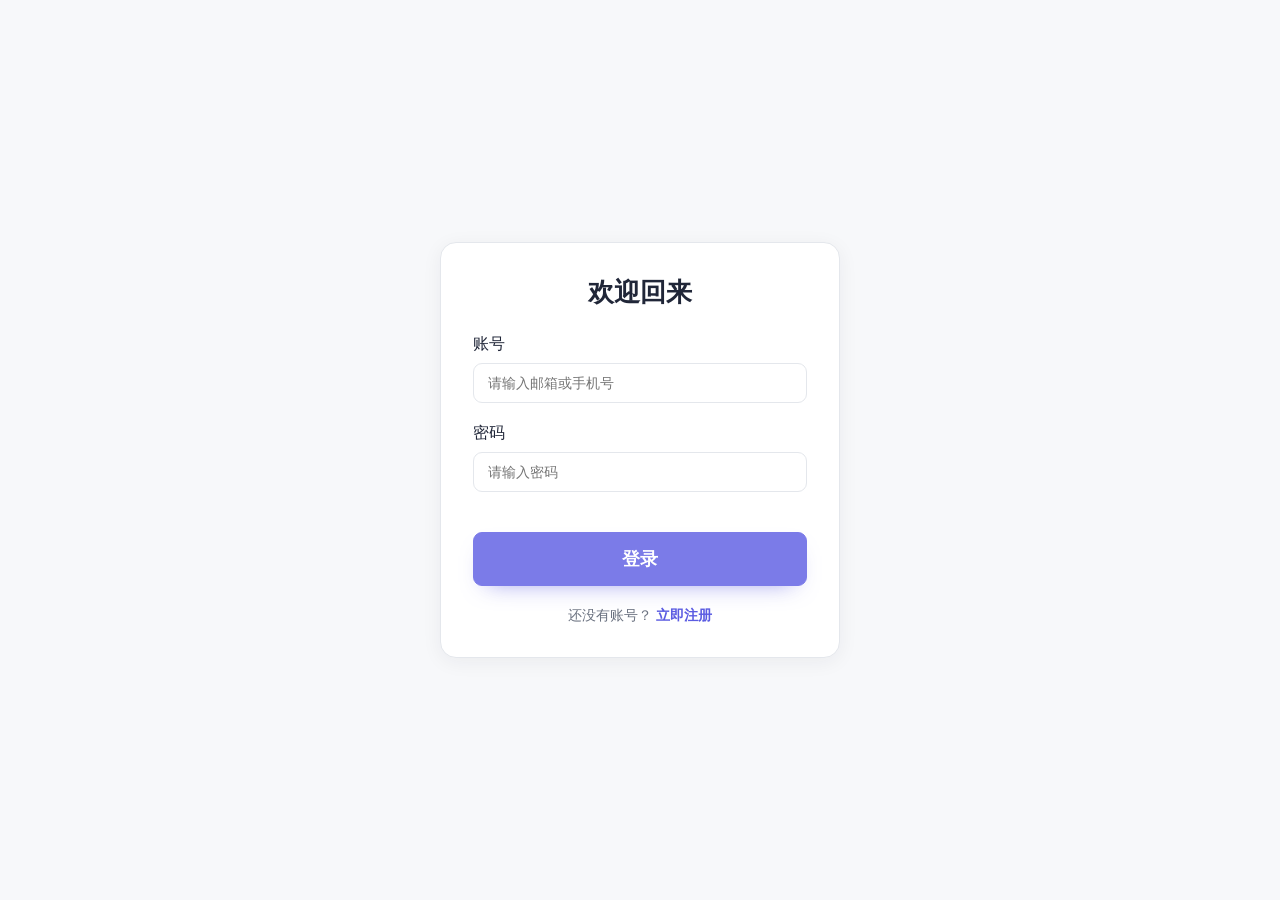
<file: static/login.html>
<!DOCTYPE html>
<html lang="zh-CN">
<head>
    <meta charset="UTF-8">
    <meta name="viewport" content="width=device-width, initial-scale=1.0">
    <title>登录 - 多Agent智能学习助理</title>
    <link rel="stylesheet" href="https://cdnjs.cloudflare.com/ajax/libs/font-awesome/6.4.0/css/all.min.css">
    <link rel="stylesheet" href="/static/styles.css">
</head>
<body>
    <div class="auth-container">
        <div class="auth-box">
            <h2>欢迎回来</h2>
            <div id="error-message" class="error-message"></div>
            <form id="login-form" class="auth-form">
                <div class="form-group">
                    <label for="account">账号</label>
                    <input type="text" id="account" name="account" required placeholder="请输入邮箱或手机号">
                </div>
                <div class="form-group">
                    <label for="password">密码</label>
                    <input type="password" id="password" name="password" required placeholder="请输入密码">
                </div>
                <button type="submit" class="primary-btn auth-btn">登录</button>
            </form>
            <div class="auth-links">
                还没有账号？ <a href="register.html">立即注册</a>
            </div>
        </div>
    </div>

    <script>
        document.getElementById('login-form').addEventListener('submit', async (e) => {
            e.preventDefault();
            const account = document.getElementById('account').value;
            const password = document.getElementById('password').value;
            const errorDiv = document.getElementById('error-message');
            
            try {
                const response = await fetch('/api/auth/login', {
                    method: 'POST',
                    headers: {
                        'Content-Type': 'application/json'
                    },
                    body: JSON.stringify({ account, password })
                });
                
                const data = await response.json();
                
                if (data.status === 'success') {
                    // 保存用户ID到localStorage
                    localStorage.setItem('user_id', data.user_id);
                    localStorage.setItem('account', account);
                    localStorage.setItem('role', data.role);
                    // 跳转到主页
                    window.location.href = '/';
                } else {
                    errorDiv.textContent = data.message;
                    errorDiv.style.display = 'block';
                }
            } catch (error) {
                console.error('Login error:', error);
                errorDiv.textContent = '登录请求失败，请稍后重试';
                errorDiv.style.display = 'block';
            }
        });
    </script>
</body>
</html>
</file>
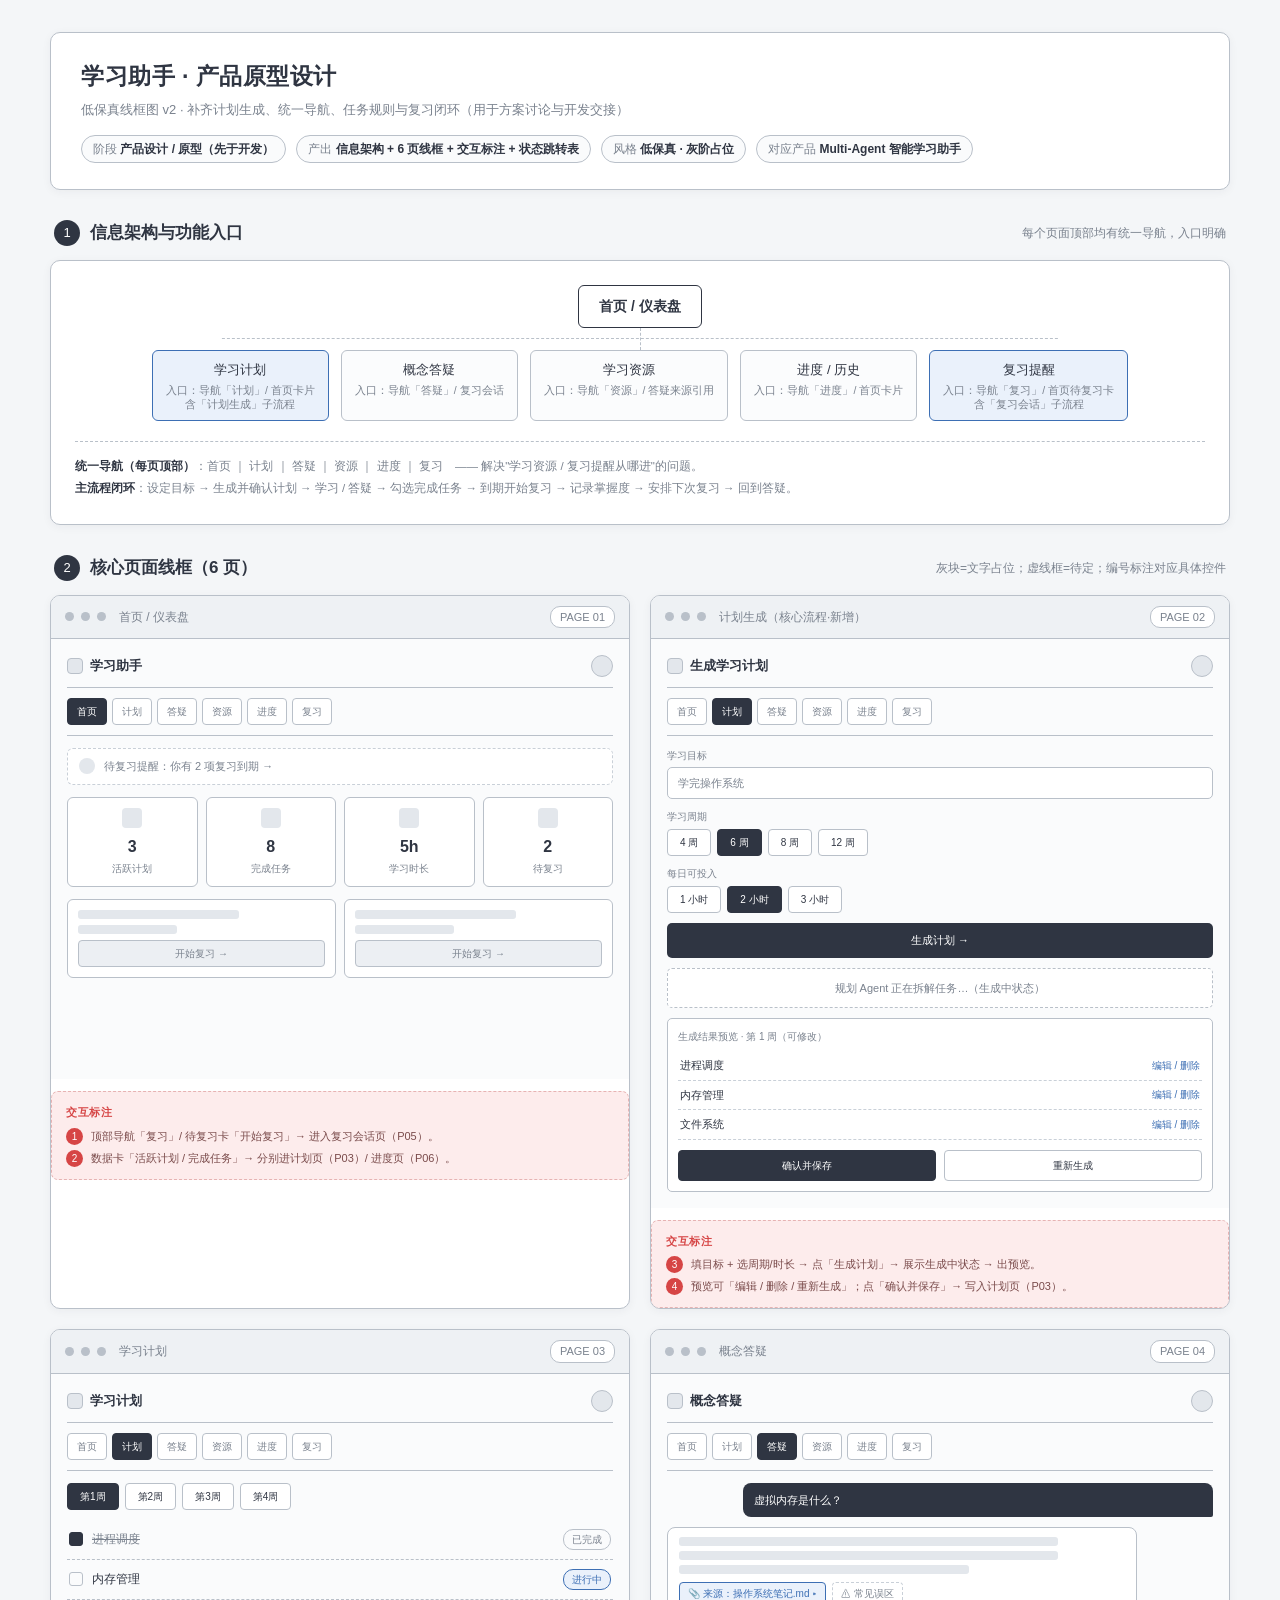
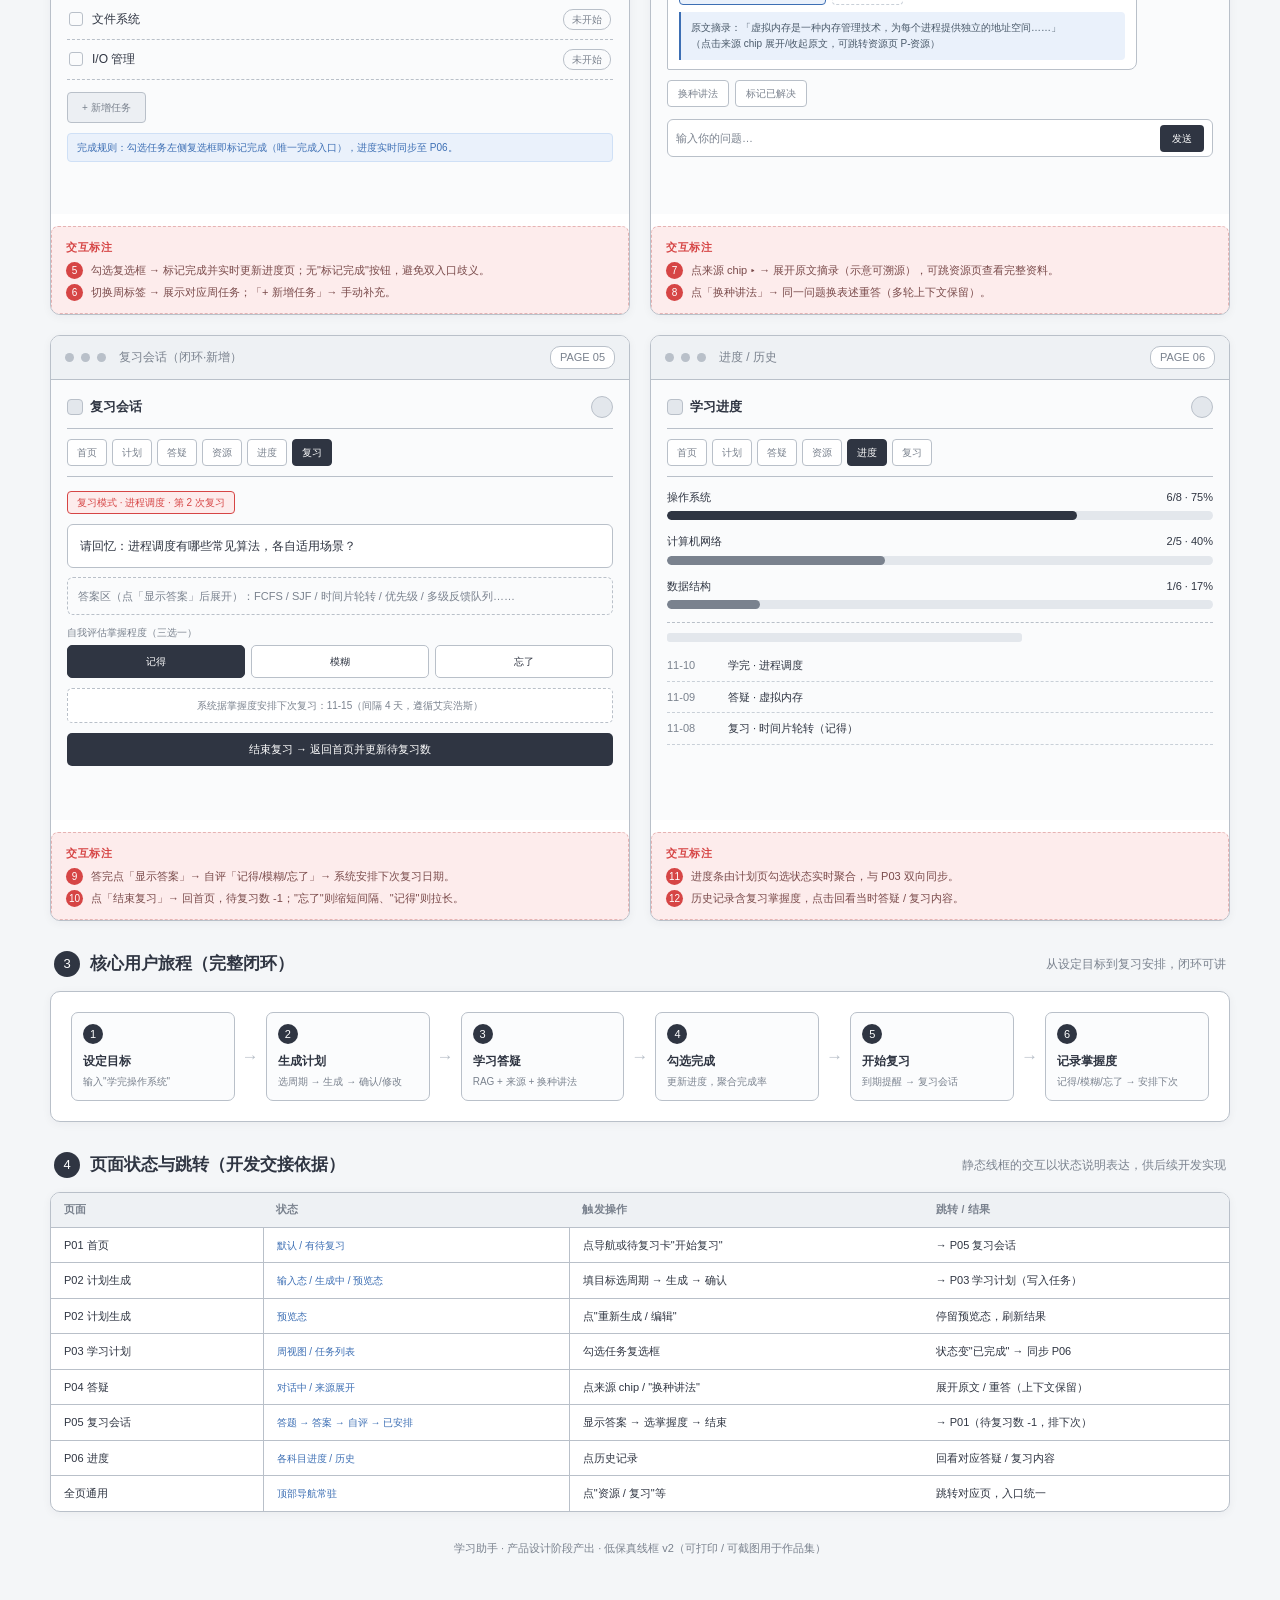
<file: static/prototype_wireframe.html>
<!DOCTYPE html>
<html lang="zh-CN">
<head>
<meta charset="UTF-8">
<meta name="viewport" content="width=device-width, initial-scale=1.0">
<title>学习助手 · 产品原型设计（低保真线框 v2）</title>
<style>
  :root{
    --ink:#2f3542; --muted:#7a828e; --line:#b9c0c9; --dash:#c9d0d8;
    --fill:#eceff3; --fill2:#e3e7ec; --paper:#ffffff; --stage:#f4f6f8;
    --mark:#d64545; --markbg:#fdecec; --blue:#3d6fb4; --bluebg:#eaf1fb;
  }
  *{box-sizing:border-box;margin:0;padding:0}
  body{font-family:-apple-system,"Segoe UI","PingFang SC","Microsoft YaHei",sans-serif;background:var(--stage);color:var(--ink);line-height:1.5;padding:32px 20px 60px}
  .board{max-width:1180px;margin:0 auto}
  .hero{background:var(--paper);border:1px solid var(--line);border-radius:10px;padding:26px 30px;margin-bottom:22px;box-shadow:0 2px 10px rgba(30,40,60,.05)}
  .hero h1{font-size:23px;letter-spacing:.5px}
  .hero .sub{color:var(--muted);font-size:13px;margin-top:6px}
  .meta{display:flex;gap:10px;flex-wrap:wrap;margin-top:16px}
  .tag{font-size:12px;padding:4px 11px;border:1px solid var(--line);border-radius:20px;color:var(--muted);background:#fafbfc}
  .tag b{color:var(--ink);font-weight:600}
  .sec-title{display:flex;align-items:center;gap:10px;margin:30px 4px 14px}
  .sec-title .no{width:26px;height:26px;border-radius:50%;background:var(--ink);color:#fff;font-size:13px;display:flex;align-items:center;justify-content:center}
  .sec-title h2{font-size:17px}
  .sec-title .desc{font-size:12px;color:var(--muted);margin-left:auto}

  /* 信息架构 */
  .ia{background:var(--paper);border:1px solid var(--line);border-radius:10px;padding:24px;box-shadow:0 2px 10px rgba(30,40,60,.05)}
  .ia-root{display:inline-block;border:1.5px solid var(--ink);border-radius:6px;padding:10px 20px;font-size:14px;font-weight:600;background:#fff}
  .ia-line{height:22px;border-left:1.5px dashed var(--line);width:0;margin:0 auto}
  .ia-row{display:flex;justify-content:center;gap:12px;flex-wrap:wrap;position:relative}
  .ia-row::before{content:"";position:absolute;top:-12px;left:50%;transform:translateX(-50%);width:74%;height:1.5px;border-top:1.5px dashed var(--line)}
  .ia-node{border:1.5px solid var(--line);border-radius:6px;padding:9px 13px;font-size:13px;background:#fbfcfd;min-width:126px;text-align:center}
  .ia-node.hot{border-color:var(--blue);background:var(--bluebg)}
  .ia-node small{display:block;color:var(--muted);font-size:10.5px;margin-top:3px;line-height:1.35}
  .ia-entry{margin-top:20px;border-top:1px dashed var(--line);padding-top:14px;font-size:11.5px;color:var(--muted);line-height:1.9}
  .ia-entry b{color:var(--ink)}

  /* 线框网格 */
  .grid{display:grid;grid-template-columns:1fr 1fr;gap:20px}
  @media(max-width:900px){.grid{grid-template-columns:1fr}}
  .frame{background:var(--paper);border:1px solid var(--line);border-radius:10px;overflow:hidden;box-shadow:0 2px 10px rgba(30,40,60,.05)}
  .frame-bar{display:flex;align-items:center;gap:7px;padding:10px 14px;background:#eef1f4;border-bottom:1px solid var(--line)}
  .frame-bar .dot{width:9px;height:9px;border-radius:50%;background:var(--line)}
  .frame-bar .name{font-size:12px;color:var(--muted);margin-left:6px}
  .frame-bar .pno{margin-left:auto;font-size:11px;color:var(--muted);background:#fff;border:1px solid var(--line);border-radius:10px;padding:2px 9px}
  .ui{padding:16px;background:#fafbfc;min-height:440px}
  .ui-top{display:flex;align-items:center;justify-content:space-between;border-bottom:1px solid var(--line);padding-bottom:10px;margin-bottom:10px}
  .logo{font-size:13px;font-weight:600;display:flex;align-items:center;gap:7px}
  .logo .sq{width:16px;height:16px;background:var(--fill2);border:1px solid var(--line);border-radius:4px}
  .avatar{width:22px;height:22px;border-radius:50%;background:var(--fill2);border:1px solid var(--line)}
  .ln{height:9px;background:var(--fill2);border-radius:3px}
  .ln.s{width:40%}.ln.m{width:65%}.ln.l{width:85%}

  /* 统一导航（每页都有） */
  .gnav{display:flex;gap:5px;border-bottom:1px solid var(--line);padding-bottom:10px;margin-bottom:12px;overflow-x:auto}
  .gnav span{font-size:10px;padding:5px 9px;border:1px solid var(--line);border-radius:4px;color:var(--muted);white-space:nowrap;background:#fff}
  .gnav span.on{background:var(--ink);color:#fff;border-color:var(--ink)}

  /* 首页 */
  .notice{display:flex;align-items:center;gap:9px;border:1px dashed var(--dash);background:#fff;border-radius:6px;padding:9px 11px;font-size:11px;color:var(--muted);margin-bottom:12px}
  .notice .bell{width:16px;height:16px;border-radius:50%;background:var(--fill2)}
  .kpis{display:grid;grid-template-columns:repeat(4,1fr);gap:8px;margin-bottom:12px}
  .kpi{border:1px solid var(--line);border-radius:6px;padding:10px 8px;text-align:center;background:#fff}
  .kpi .ic{width:20px;height:20px;background:var(--fill2);border-radius:4px;margin:0 auto 7px}
  .kpi .v{font-size:16px;font-weight:600}
  .kpi .t{font-size:10px;color:var(--muted);margin-top:2px}
  .cards2{display:grid;grid-template-columns:1fr 1fr;gap:8px}
  .mini{border:1px solid var(--line);border-radius:6px;padding:10px;background:#fff}
  .mini .ln{margin-bottom:6px}
  .btn-wire{border:1px solid var(--line);background:var(--fill);border-radius:4px;padding:5px 8px;font-size:10px;text-align:center;color:var(--muted)}

  /* 计划生成 */
  .gen-field{margin-bottom:10px}
  .gen-label{font-size:10px;color:var(--muted);margin-bottom:4px}
  .gen-input{border:1px solid var(--line);border-radius:5px;height:32px;display:flex;align-items:center;padding:0 10px;font-size:11px;background:#fff;color:var(--muted)}
  .gen-opts{display:flex;gap:6px;margin-top:5px;flex-wrap:wrap}
  .gen-opt{font-size:10px;padding:5px 12px;border:1px solid var(--line);border-radius:4px;background:#fff}
  .gen-opt.on{background:var(--ink);color:#fff;border-color:var(--ink)}
  .gen-btn{background:var(--ink);color:#fff;text-align:center;padding:9px;font-size:11px;border-radius:5px;margin-top:4px}
  .gen-progress{border:1px dashed var(--line);border-radius:5px;padding:11px;text-align:center;font-size:11px;color:var(--muted);margin:10px 0;background:#fff}
  .gen-preview{border:1px solid var(--line);border-radius:5px;padding:10px;margin-top:10px;background:#fff}
  .gen-preview .pt{font-size:10px;color:var(--muted);margin-bottom:7px}
  .gen-row{display:flex;align-items:center;gap:8px;border-bottom:1px dashed var(--dash);padding:6px 2px;font-size:11px}
  .gen-row .ed{margin-left:auto;font-size:10px;color:var(--blue)}
  .gen-actions{display:flex;gap:8px;margin-top:10px}
  .gen-actions div{flex:1;text-align:center;border:1px solid var(--line);border-radius:4px;padding:7px;font-size:10px}
  .gen-actions div.pri{background:var(--ink);color:#fff;border-color:var(--ink)}

  /* 学习计划 */
  .task{display:flex;align-items:center;gap:9px;border-bottom:1px dashed var(--line);padding:9px 2px}
  .task .cb{width:14px;height:14px;border:1.5px solid var(--line);border-radius:3px;flex:none}
  .task.done .cb{background:var(--ink);border-color:var(--ink)}
  .task .nm{font-size:12px;flex:1}
  .task.done .nm{color:var(--muted);text-decoration:line-through}
  .st{font-size:10px;padding:2px 8px;border:1px solid var(--line);border-radius:10px;color:var(--muted)}
  .st.doing{border-color:var(--blue);color:var(--blue);background:var(--bluebg)}
  .rule-note{font-size:10px;color:var(--blue);background:var(--bluebg);border:1px solid #cfe0f6;border-radius:4px;padding:6px 9px;margin-top:10px}

  /* 答疑 */
  .bubble{max-width:86%;border-radius:8px;padding:9px 11px;font-size:11px;margin-bottom:10px}
  .bubble.u{background:var(--ink);color:#fff;margin-left:auto;border-bottom-right-radius:2px}
  .bubble.a{background:#fff;border:1px solid var(--line);border-bottom-left-radius:2px}
  .bubble .ln{background:var(--fill2);margin-bottom:5px}
  .tags3{display:flex;gap:6px;margin-top:8px;flex-wrap:wrap;align-items:center}
  .chip{font-size:10px;padding:3px 8px;border-radius:4px;border:1px dashed var(--dash);color:var(--muted)}
  .chip.src{border-color:var(--blue);color:var(--blue);background:var(--bluebg);border-style:solid;cursor:pointer}
  .src-expand{border-left:2px solid var(--blue);background:var(--bluebg);padding:8px 10px;font-size:10px;color:#4a5a6a;margin-top:7px;border-radius:0 4px 4px 0;line-height:1.6}
  .qa-actions{display:flex;gap:6px;margin-top:4px}
  .qa-actions div{font-size:10px;padding:5px 10px;border:1px solid var(--line);border-radius:4px;background:#fff;color:var(--muted)}
  .chat-input{margin-top:12px;border:1px solid var(--line);border-radius:6px;background:#fff;height:38px;display:flex;align-items:center;padding:0 8px;gap:8px}
  .chat-input .ph{flex:1;font-size:11px;color:var(--muted)}
  .send{background:var(--ink);color:#fff;font-size:10px;border-radius:4px;padding:6px 12px}

  /* 复习会话 */
  .rv-mode{display:inline-block;font-size:10px;padding:3px 9px;border:1px solid var(--mark);color:var(--mark);background:var(--markbg);border-radius:4px;margin-bottom:10px}
  .rv-q{border:1px solid var(--line);border-radius:6px;padding:12px;background:#fff;font-size:12px;margin-bottom:9px}
  .rv-answer{border:1px dashed var(--line);border-radius:6px;padding:10px;background:#fafbfc;font-size:11px;color:var(--muted);margin-bottom:10px}
  .rv-label{font-size:10px;color:var(--muted);margin-bottom:5px}
  .rv-rates{display:flex;gap:6px}
  .rv-rate{flex:1;text-align:center;border:1px solid var(--line);border-radius:5px;padding:8px 4px;font-size:10px;background:#fff}
  .rv-rate.sel{background:var(--ink);color:#fff;border-color:var(--ink)}
  .rv-next{border:1px dashed var(--line);border-radius:5px;padding:9px;font-size:10px;color:var(--muted);margin-top:10px;text-align:center;background:#fff}
  .rv-done{background:var(--ink);color:#fff;text-align:center;padding:8px;font-size:11px;border-radius:5px;margin-top:10px}

  /* 进度 */
  .prog{margin-bottom:13px}
  .prog .hd{display:flex;justify-content:space-between;font-size:11px;margin-bottom:6px}
  .bar{height:9px;background:var(--fill2);border-radius:5px;overflow:hidden}
  .bar i{display:block;height:100%;background:var(--ink);border-radius:5px}
  .bar.b i{background:var(--muted)}
  .hist{border-top:1px dashed var(--line);padding-top:10px}
  .hist .row{display:flex;gap:9px;align-items:center;padding:7px 0;font-size:11px;border-bottom:1px dashed var(--dash)}
  .hist .dt{color:var(--muted);width:52px;flex:none}

  /* 标注 / 旅程 / 跳转表 */
  .notes{margin-top:12px;padding:12px 14px;background:var(--markbg);border:1px dashed #e6b3b3;border-radius:7px}
  .notes h4{font-size:11px;color:var(--mark);margin-bottom:7px;letter-spacing:.5px}
  .notes ol{list-style:none;display:flex;flex-direction:column;gap:5px}
  .notes li{font-size:11px;color:#7a4b4b;display:flex;gap:8px;align-items:flex-start}
  .badge{width:17px;height:17px;border-radius:50%;background:var(--mark);color:#fff;font-size:10px;flex:none;display:flex;align-items:center;justify-content:center}
  .journey{background:var(--paper);border:1px solid var(--line);border-radius:10px;padding:20px;box-shadow:0 2px 10px rgba(30,40,60,.05);display:flex;align-items:stretch;gap:7px;flex-wrap:wrap}
  .jstep{flex:1;min-width:112px;border:1px solid var(--line);border-radius:7px;padding:11px;background:#fbfcfd}
  .jstep .jn{width:20px;height:20px;border-radius:50%;background:var(--ink);color:#fff;font-size:11px;display:flex;align-items:center;justify-content:center;margin-bottom:8px}
  .jstep h5{font-size:12px;margin-bottom:4px}
  .jstep p{font-size:10px;color:var(--muted)}
  .jarrow{align-self:center;color:var(--line);font-size:17px}
  .flow-wrap{background:var(--paper);border:1px solid var(--line);border-radius:10px;overflow:hidden;box-shadow:0 2px 10px rgba(30,40,60,.05)}
  table.flow{width:100%;border-collapse:collapse;font-size:11px}
  table.flow th,table.flow td{border-bottom:1px solid var(--line);padding:9px 13px;text-align:left}
  table.flow th{background:#eef1f4;color:var(--muted);font-weight:600;font-size:10.5px;letter-spacing:.3px}
  table.flow tr:last-child td{border-bottom:none}
  table.flow td.st{color:var(--blue)}
  .foot{text-align:center;color:var(--muted);font-size:11px;margin-top:28px}
</style>
</head>
<body>
<div class="board">

  <div class="hero">
    <h1>学习助手 · 产品原型设计</h1>
    <div class="sub">低保真线框图 v2 · 补齐计划生成、统一导航、任务规则与复习闭环（用于方案讨论与开发交接）</div>
    <div class="meta">
      <span class="tag">阶段 <b>产品设计 / 原型（先于开发）</b></span>
      <span class="tag">产出 <b>信息架构 + 6 页线框 + 交互标注 + 状态跳转表</b></span>
      <span class="tag">风格 <b>低保真 · 灰阶占位</b></span>
      <span class="tag">对应产品 <b>Multi-Agent 智能学习助手</b></span>
    </div>
  </div>

  <!-- 1 信息架构 -->
  <div class="sec-title"><span class="no">1</span><h2>信息架构与功能入口</h2><span class="desc">每个页面顶部均有统一导航，入口明确</span></div>
  <div class="ia">
    <div style="text-align:center"><div class="ia-root">首页 / 仪表盘</div></div>
    <div class="ia-line"></div>
    <div class="ia-row">
      <div class="ia-node hot">学习计划<small>入口：导航「计划」/ 首页卡片<br>含「计划生成」子流程</small></div>
      <div class="ia-node">概念答疑<small>入口：导航「答疑」/ 复习会话</small></div>
      <div class="ia-node">学习资源<small>入口：导航「资源」/ 答疑来源引用</small></div>
      <div class="ia-node">进度 / 历史<small>入口：导航「进度」/ 首页卡片</small></div>
      <div class="ia-node hot">复习提醒<small>入口：导航「复习」/ 首页待复习卡<br>含「复习会话」子流程</small></div>
    </div>
    <div class="ia-entry">
      <b>统一导航（每页顶部）</b>：首页 ｜ 计划 ｜ 答疑 ｜ 资源 ｜ 进度 ｜ 复习　—— 解决"学习资源 / 复习提醒从哪进"的问题。<br>
      <b>主流程闭环</b>：设定目标 → 生成并确认计划 → 学习 / 答疑 → 勾选完成任务 → 到期开始复习 → 记录掌握度 → 安排下次复习 → 回到答疑。
    </div>
  </div>

  <!-- 2 核心页面 -->
  <div class="sec-title"><span class="no">2</span><h2>核心页面线框（6 页）</h2><span class="desc">灰块=文字占位；虚线框=待定；编号标注对应具体控件</span></div>
  <div class="grid">

    <!-- P01 首页 -->
    <div class="frame">
      <div class="frame-bar"><span class="dot"></span><span class="dot"></span><span class="dot"></span><span class="name">首页 / 仪表盘</span><span class="pno">PAGE 01</span></div>
      <div class="ui">
        <div class="ui-top"><div class="logo"><span class="sq"></span>学习助手</div><div class="avatar"></div></div>
        <div class="gnav"><span class="on">首页</span><span>计划</span><span>答疑</span><span>资源</span><span>进度</span><span>复习</span></div>
        <div class="notice"><span class="bell"></span><span>待复习提醒：你有 2 项复习到期 →</span></div>
        <div class="kpis">
          <div class="kpi"><div class="ic"></div><div class="v">3</div><div class="t">活跃计划</div></div>
          <div class="kpi"><div class="ic"></div><div class="v">8</div><div class="t">完成任务</div></div>
          <div class="kpi"><div class="ic"></div><div class="v">5h</div><div class="t">学习时长</div></div>
          <div class="kpi"><div class="ic"></div><div class="v">2</div><div class="t">待复习</div></div>
        </div>
        <div class="cards2">
          <div class="mini"><div class="ln m"></div><div class="ln s"></div><div class="btn-wire">开始复习 →</div></div>
          <div class="mini"><div class="ln m"></div><div class="ln s"></div><div class="btn-wire">开始复习 →</div></div>
        </div>
      </div>
      <div class="notes"><h4>交互标注</h4><ol>
        <li><span class="badge">1</span>顶部导航「复习」/ 待复习卡「开始复习」→ 进入复习会话页（P05）。</li>
        <li><span class="badge">2</span>数据卡「活跃计划 / 完成任务」→ 分别进计划页（P03）/ 进度页（P06）。</li>
      </ol></div>
    </div>

    <!-- P02 计划生成（新增） -->
    <div class="frame">
      <div class="frame-bar"><span class="dot"></span><span class="dot"></span><span class="dot"></span><span class="name">计划生成（核心流程·新增）</span><span class="pno">PAGE 02</span></div>
      <div class="ui">
        <div class="ui-top"><div class="logo"><span class="sq"></span>生成学习计划</div><div class="avatar"></div></div>
        <div class="gnav"><span>首页</span><span class="on">计划</span><span>答疑</span><span>资源</span><span>进度</span><span>复习</span></div>
        <div class="gen-field"><div class="gen-label">学习目标</div><div class="gen-input">学完操作系统</div></div>
        <div class="gen-field"><div class="gen-label">学习周期</div><div class="gen-opts"><span class="gen-opt">4 周</span><span class="gen-opt on">6 周</span><span class="gen-opt">8 周</span><span class="gen-opt">12 周</span></div></div>
        <div class="gen-field"><div class="gen-label">每日可投入</div><div class="gen-opts"><span class="gen-opt">1 小时</span><span class="gen-opt on">2 小时</span><span class="gen-opt">3 小时</span></div></div>
        <div class="gen-btn">生成计划 →</div>
        <div class="gen-progress">规划 Agent 正在拆解任务…（生成中状态）</div>
        <div class="gen-preview">
          <div class="pt">生成结果预览 · 第 1 周（可修改）</div>
          <div class="gen-row">进程调度 <span class="ed">编辑 / 删除</span></div>
          <div class="gen-row">内存管理 <span class="ed">编辑 / 删除</span></div>
          <div class="gen-row">文件系统 <span class="ed">编辑 / 删除</span></div>
          <div class="gen-actions"><div class="pri">确认并保存</div><div>重新生成</div></div>
        </div>
      </div>
      <div class="notes"><h4>交互标注</h4><ol>
        <li><span class="badge">3</span>填目标 + 选周期/时长 → 点「生成计划」→ 展示生成中状态 → 出预览。</li>
        <li><span class="badge">4</span>预览可「编辑 / 删除 / 重新生成」；点「确认并保存」→ 写入计划页（P03）。</li>
      </ol></div>
    </div>

    <!-- P03 学习计划 -->
    <div class="frame">
      <div class="frame-bar"><span class="dot"></span><span class="dot"></span><span class="dot"></span><span class="name">学习计划</span><span class="pno">PAGE 03</span></div>
      <div class="ui">
        <div class="ui-top"><div class="logo"><span class="sq"></span>学习计划</div><div class="avatar"></div></div>
        <div class="gnav"><span>首页</span><span class="on">计划</span><span>答疑</span><span>资源</span><span>进度</span><span>复习</span></div>
        <div class="gen-opts" style="margin-bottom:10px"><span class="week gen-opt on">第1周</span><span class="week gen-opt">第2周</span><span class="week gen-opt">第3周</span><span class="week gen-opt">第4周</span></div>
        <div class="task done"><span class="cb"></span><span class="nm">进程调度</span><span class="st">已完成</span></div>
        <div class="task"><span class="cb"></span><span class="nm">内存管理</span><span class="st doing">进行中</span></div>
        <div class="task"><span class="cb"></span><span class="nm">文件系统</span><span class="st">未开始</span></div>
        <div class="task"><span class="cb"></span><span class="nm">I/O 管理</span><span class="st">未开始</span></div>
        <div class="row-btns" style="margin-top:12px"><div class="btn-wire" style="display:inline-block;padding:7px 14px">+ 新增任务</div></div>
        <div class="rule-note">完成规则：勾选任务左侧复选框即标记完成（唯一完成入口），进度实时同步至 P06。</div>
      </div>
      <div class="notes"><h4>交互标注</h4><ol>
        <li><span class="badge">5</span>勾选复选框 → 标记完成并实时更新进度页；无"标记完成"按钮，避免双入口歧义。</li>
        <li><span class="badge">6</span>切换周标签 → 展示对应周任务；「+ 新增任务」→ 手动补充。</li>
      </ol></div>
    </div>

    <!-- P04 答疑 -->
    <div class="frame">
      <div class="frame-bar"><span class="dot"></span><span class="dot"></span><span class="dot"></span><span class="name">概念答疑</span><span class="pno">PAGE 04</span></div>
      <div class="ui">
        <div class="ui-top"><div class="logo"><span class="sq"></span>概念答疑</div><div class="avatar"></div></div>
        <div class="gnav"><span>首页</span><span>计划</span><span class="on">答疑</span><span>资源</span><span>进度</span><span>复习</span></div>
        <div class="bubble u">虚拟内存是什么？</div>
        <div class="bubble a">
          <div class="ln l"></div><div class="ln l"></div><div class="ln m"></div>
          <div class="tags3">
            <span class="chip src">📎 来源：操作系统笔记.md ▸</span>
            <span class="chip">⚠ 常见误区</span>
          </div>
          <div class="src-expand">原文摘录：「虚拟内存是一种内存管理技术，为每个进程提供独立的地址空间……」<br>（点击来源 chip 展开/收起原文，可跳转资源页 P-资源）</div>
        </div>
        <div class="qa-actions"><div>换种讲法</div><div>标记已解决</div></div>
        <div class="chat-input"><span class="ph">输入你的问题…</span><span class="send">发送</span></div>
      </div>
      <div class="notes"><h4>交互标注</h4><ol>
        <li><span class="badge">7</span>点来源 chip ▸ → 展开原文摘录（示意可溯源），可跳资源页查看完整资料。</li>
        <li><span class="badge">8</span>点「换种讲法」→ 同一问题换表述重答（多轮上下文保留）。</li>
      </ol></div>
    </div>

    <!-- P05 复习会话（新增） -->
    <div class="frame">
      <div class="frame-bar"><span class="dot"></span><span class="dot"></span><span class="dot"></span><span class="name">复习会话（闭环·新增）</span><span class="pno">PAGE 05</span></div>
      <div class="ui">
        <div class="ui-top"><div class="logo"><span class="sq"></span>复习会话</div><div class="avatar"></div></div>
        <div class="gnav"><span>首页</span><span>计划</span><span>答疑</span><span>资源</span><span>进度</span><span class="on">复习</span></div>
        <div class="rv-mode">复习模式 · 进程调度 · 第 2 次复习</div>
        <div class="rv-q">请回忆：进程调度有哪些常见算法，各自适用场景？</div>
        <div class="rv-answer">答案区（点「显示答案」后展开）：FCFS / SJF / 时间片轮转 / 优先级 / 多级反馈队列……</div>
        <div class="rv-label">自我评估掌握程度（三选一）</div>
        <div class="rv-rates"><div class="rv-rate sel">记得</div><div class="rv-rate">模糊</div><div class="rv-rate">忘了</div></div>
        <div class="rv-next">系统据掌握度安排下次复习：11-15（间隔 4 天，遵循艾宾浩斯）</div>
        <div class="rv-done">结束复习 → 返回首页并更新待复习数</div>
      </div>
      <div class="notes"><h4>交互标注</h4><ol>
        <li><span class="badge">9</span>答完点「显示答案」→ 自评「记得/模糊/忘了」→ 系统安排下次复习日期。</li>
        <li><span class="badge">10</span>点「结束复习」→ 回首页，待复习数 -1；"忘了"则缩短间隔、"记得"则拉长。</li>
      </ol></div>
    </div>

    <!-- P06 进度 -->
    <div class="frame">
      <div class="frame-bar"><span class="dot"></span><span class="dot"></span><span class="dot"></span><span class="name">进度 / 历史</span><span class="pno">PAGE 06</span></div>
      <div class="ui">
        <div class="ui-top"><div class="logo"><span class="sq"></span>学习进度</div><div class="avatar"></div></div>
        <div class="gnav"><span>首页</span><span>计划</span><span>答疑</span><span>资源</span><span class="on">进度</span><span>复习</span></div>
        <div class="prog"><div class="hd"><span>操作系统</span><span>6/8 · 75%</span></div><div class="bar"><i style="width:75%"></i></div></div>
        <div class="prog"><div class="hd"><span>计算机网络</span><span>2/5 · 40%</span></div><div class="bar b"><i style="width:40%"></i></div></div>
        <div class="prog"><div class="hd"><span>数据结构</span><span>1/6 · 17%</span></div><div class="bar b"><i style="width:17%"></i></div></div>
        <div class="hist">
          <div class="ln m" style="margin-bottom:8px"></div>
          <div class="row"><span class="dt">11-10</span><span>学完 · 进程调度</span></div>
          <div class="row"><span class="dt">11-09</span><span>答疑 · 虚拟内存</span></div>
          <div class="row"><span class="dt">11-08</span><span>复习 · 时间片轮转（记得）</span></div>
        </div>
      </div>
      <div class="notes"><h4>交互标注</h4><ol>
        <li><span class="badge">11</span>进度条由计划页勾选状态实时聚合，与 P03 双向同步。</li>
        <li><span class="badge">12</span>历史记录含复习掌握度，点击回看当时答疑 / 复习内容。</li>
      </ol></div>
    </div>

  </div>

  <!-- 3 用户旅程 -->
  <div class="sec-title"><span class="no">3</span><h2>核心用户旅程（完整闭环）</h2><span class="desc">从设定目标到复习安排，闭环可讲</span></div>
  <div class="journey">
    <div class="jstep"><div class="jn">1</div><h5>设定目标</h5><p>输入"学完操作系统"</p></div><span class="jarrow">→</span>
    <div class="jstep"><div class="jn">2</div><h5>生成计划</h5><p>选周期 → 生成 → 确认/修改</p></div><span class="jarrow">→</span>
    <div class="jstep"><div class="jn">3</div><h5>学习答疑</h5><p>RAG + 来源 + 换种讲法</p></div><span class="jarrow">→</span>
    <div class="jstep"><div class="jn">4</div><h5>勾选完成</h5><p>更新进度，聚合完成率</p></div><span class="jarrow">→</span>
    <div class="jstep"><div class="jn">5</div><h5>开始复习</h5><p>到期提醒 → 复习会话</p></div><span class="jarrow">→</span>
    <div class="jstep"><div class="jn">6</div><h5>记录掌握度</h5><p>记得/模糊/忘了 → 安排下次</p></div>
  </div>

  <!-- 4 状态与跳转 -->
  <div class="sec-title"><span class="no">4</span><h2>页面状态与跳转（开发交接依据）</h2><span class="desc">静态线框的交互以状态说明表达，供后续开发实现</span></div>
  <div class="flow-wrap">
    <table class="flow">
      <thead><tr><th style="width:18%">页面</th><th style="width:26%">状态</th><th style="width:30%">触发操作</th><th style="width:26%">跳转 / 结果</th></tr></thead>
      <tbody>
        <tr><td>P01 首页</td><td class="st">默认 / 有待复习</td><td>点导航或待复习卡"开始复习"</td><td>→ P05 复习会话</td></tr>
        <tr><td>P02 计划生成</td><td class="st">输入态 / 生成中 / 预览态</td><td>填目标选周期 → 生成 → 确认</td><td>→ P03 学习计划（写入任务）</td></tr>
        <tr><td>P02 计划生成</td><td class="st">预览态</td><td>点"重新生成 / 编辑"</td><td>停留预览态，刷新结果</td></tr>
        <tr><td>P03 学习计划</td><td class="st">周视图 / 任务列表</td><td>勾选任务复选框</td><td>状态变"已完成" → 同步 P06</td></tr>
        <tr><td>P04 答疑</td><td class="st">对话中 / 来源展开</td><td>点来源 chip / "换种讲法"</td><td>展开原文 / 重答（上下文保留）</td></tr>
        <tr><td>P05 复习会话</td><td class="st">答题 → 答案 → 自评 → 已安排</td><td>显示答案 → 选掌握度 → 结束</td><td>→ P01（待复习数 -1，排下次）</td></tr>
        <tr><td>P06 进度</td><td class="st">各科目进度 / 历史</td><td>点历史记录</td><td>回看对应答疑 / 复习内容</td></tr>
        <tr><td>全页通用</td><td class="st">顶部导航常驻</td><td>点"资源 / 复习"等</td><td>跳转对应页，入口统一</td></tr>
      </tbody>
    </table>
  </div>

  <div class="foot">学习助手 · 产品设计阶段产出 · 低保真线框 v2（可打印 / 可截图用于作品集）</div>
</div>
</body>
</html>
</file>
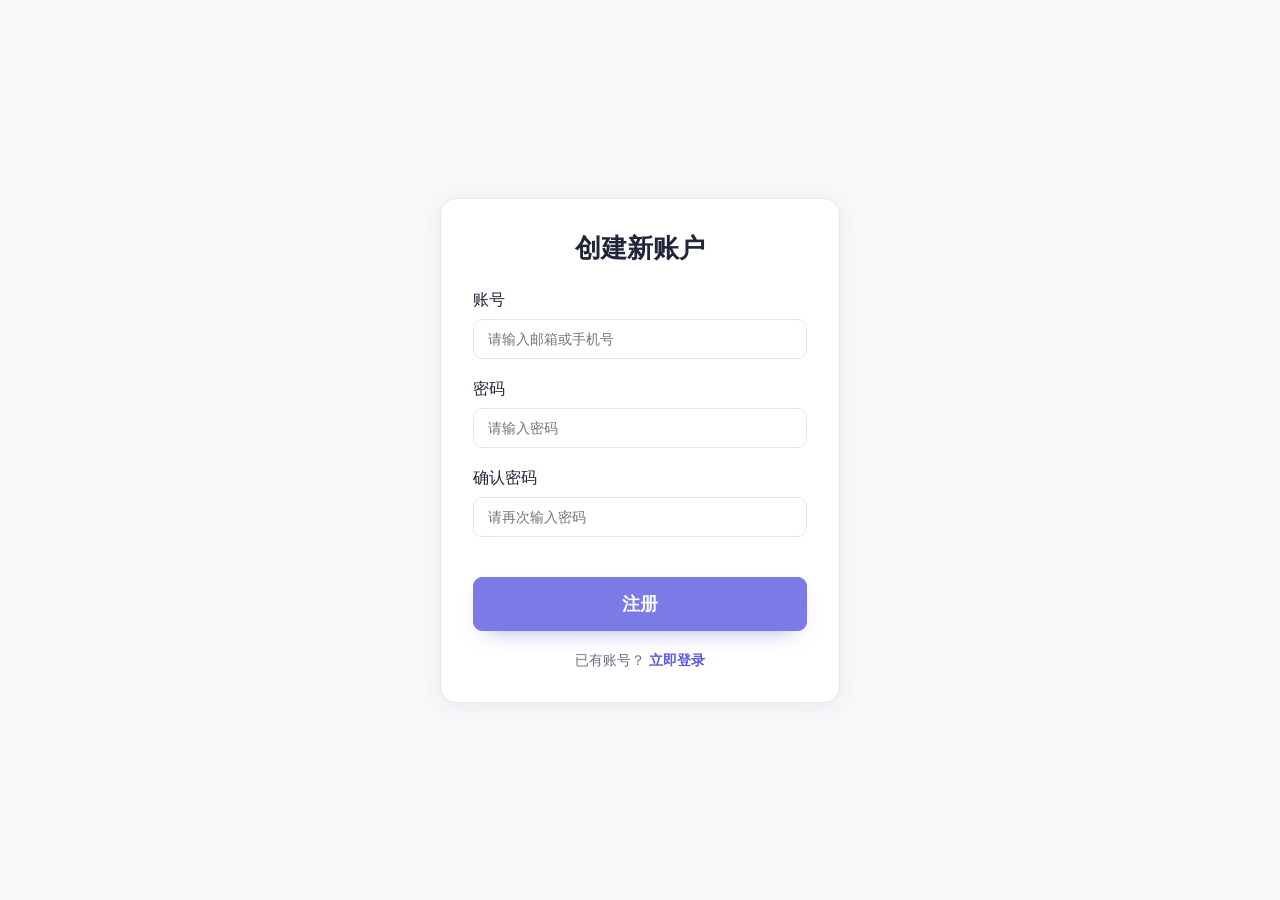
<file: static/register.html>
<!DOCTYPE html>
<html lang="zh-CN">
<head>
    <meta charset="UTF-8">
    <meta name="viewport" content="width=device-width, initial-scale=1.0">
    <title>注册 - 多Agent智能学习助理</title>
    <link rel="stylesheet" href="https://cdnjs.cloudflare.com/ajax/libs/font-awesome/6.4.0/css/all.min.css">
    <link rel="stylesheet" href="/static/styles.css">
</head>
<body>
    <div class="auth-container">
        <div class="auth-box">
            <h2>创建新账户</h2>
            <div id="error-message" class="error-message"></div>
            <form id="register-form" class="auth-form">
                <div class="form-group">
                    <label for="account">账号</label>
                    <input type="text" id="account" name="account" required placeholder="请输入邮箱或手机号">
                </div>
                <div class="form-group">
                    <label for="password">密码</label>
                    <input type="password" id="password" name="password" required placeholder="请输入密码">
                </div>
                <div class="form-group">
                    <label for="confirm-password">确认密码</label>
                    <input type="password" id="confirm-password" name="confirm-password" required placeholder="请再次输入密码">
                </div>
                <button type="submit" class="primary-btn auth-btn">注册</button>
            </form>
            <div class="auth-links">
                已有账号？ <a href="login.html">立即登录</a>
            </div>
        </div>
    </div>

    <script>
        document.getElementById('register-form').addEventListener('submit', async (e) => {
            e.preventDefault();
            const account = document.getElementById('account').value;
            const password = document.getElementById('password').value;
            const confirmPassword = document.getElementById('confirm-password').value;
            const errorDiv = document.getElementById('error-message');
            
            if (password !== confirmPassword) {
                errorDiv.textContent = '两次输入的密码不一致';
                errorDiv.style.display = 'block';
                return;
            }

            try {
                const response = await fetch('/api/auth/register', {
                    method: 'POST',
                    headers: {
                        'Content-Type': 'application/json'
                    },
                    body: JSON.stringify({ account, password })
                });
                
                const data = await response.json();
                
                if (data.status === 'success') {
                    errorDiv.textContent = '注册成功，正在跳转到登录页...';
                    errorDiv.style.display = 'block';
                    errorDiv.style.color = '#1f9d55';
                    setTimeout(() => {
                        window.location.href = 'login.html';
                    }, 900);
                } else {
                    errorDiv.textContent = data.message;
                    errorDiv.style.display = 'block';
                    errorDiv.style.color = '';
                }
            } catch (error) {
                console.error('Registration error:', error);
                errorDiv.textContent = '注册请求失败，请稍后重试';
                errorDiv.style.display = 'block';
                errorDiv.style.color = '';
            }
        });
    </script>
</body>
</html>
</file>
<file: static/styles.css>
/* CSS变量定义 —— 学习工作台统一视觉规范 */
:root {
    /* 页面统一内边距：对话页用它做负边距贴齐，断点调整时只改这一处 */
    --page-pad: var(--space-4);
    /* 主色：靛蓝；状态色（薄荷绿/杏橙）仅用于对应语义 */
    --primary-color: #5B5CE2;
    --primary-soft: #EEEEFC;
    --primary-hover: #4B4CD0;
    --secondary-color: #5B5CE2;
    --success-color: #2FA98A;
    --warning-color: #C97A2C;
    --danger-color: #c0392b;
    /* 文字层级：深蓝灰标题，避免纯黑 */
    --text-color: #202638;
    --text-light: #6b7280;
    /* 背景与描边：暖灰白 */
    --bg-color: #F7F8FA;
    --card-bg: #ffffff;
    --border-color: #e4e7ec;
    --shadow-sm: 0 1px 2px rgba(16, 24, 40, 0.04);
    /* 间距 / 圆角 */
    --space-1: 8px;
    --space-2: 12px;
    --space-3: 16px;
    --space-4: 24px;
    --space-5: 32px;
    --radius: 12px;
    /* 字号 */
    --fs-page: 26px;
    --fs-module: 17px;
    --fs-body: 14px;
    --fs-aux: 12px;
    --sidebar-width: 188px;
    --header-height: 64px;
    --transition: all 0.18s ease;
}

/* 暗色模式：保持同层级对比度 */
[data-theme="dark"] {
    --primary-color: #8b95e8;
    --primary-soft: #232a3f;
    --primary-hover: #a3acf2;
    --secondary-color: #8b95e8;
    --success-color: #58b48b;
    --warning-color: #d9a35f;
    --danger-color: #e07b70;
    --text-color: #e8eaed;
    --text-light: #a3aab5;
    --bg-color: #14161a;
    --card-bg: #1d2026;
    --border-color: #2e333b;
    --shadow-sm: 0 1px 2px rgba(0, 0, 0, 0.3);
}

/* 深色模式：统一浅边框、柔阴影，去掉旧紫色渐变 */
[data-theme="dark"] input[type="text"],
[data-theme="dark"] input[type="number"],
[data-theme="dark"] select,
[data-theme="dark"] textarea {
    background: var(--card-bg);
    color: var(--text-color);
    border-color: var(--border-color);
}
[data-theme="dark"] input:focus,
[data-theme="dark"] select:focus,
[data-theme="dark"] textarea:focus {
    box-shadow: 0 0 0 2px var(--primary-soft);
}
[data-theme="dark"] .resource-card,
[data-theme="dark"] .work-card,
[data-theme="dark"] .review-card {
    background: var(--card-bg);
    border-color: var(--border-color);
    box-shadow: var(--shadow-sm);
}
[data-theme="dark"] .nav-item:hover,
[data-theme="dark"] .nav-item.active {
    background: var(--primary-soft);
    color: var(--primary-color);
    box-shadow: none;
}

/* 全局样式 */
* {
    margin: 0;
    padding: 0;
    box-sizing: border-box;
}

body {
    font-family: -apple-system, BlinkMacSystemFont, "Segoe UI", "PingFang SC", "Microsoft YaHei", "Hiragino Sans GB", sans-serif;
    background-color: var(--bg-color);
    color: var(--text-color);
    min-height: 100vh;
    transition: var(--transition);
}

/* 应用容器 */
.app-container {
    display: flex;
    min-height: 100vh;
}

/* 侧边栏 */
.sidebar {
    width: var(--sidebar-width);
    background-color: var(--card-bg);
    border-right: 1px solid var(--border-color);
    position: fixed;
    height: 100vh;
    overflow-y: auto;
    overscroll-behavior: contain;
    transition: var(--transition);
    z-index: 100;
}

.sidebar.collapsed {
    transform: translateX(-100%);
}

.sidebar-header {
    padding: 20px var(--space-3);
    border-bottom: 1px solid var(--border-color);
}

.sidebar-header h2 {
    font-size: 16px;
    font-weight: 700;
    color: var(--ink);
    display: flex;
    align-items: center;
    gap: var(--space-1);
    letter-spacing: .2px;
}

.sidebar-header h2 .brand-logo {
    width: 24px;
    height: 24px;
    border-radius: 7px;
    background: var(--brand);
    color: #fff;
    display: inline-flex;
    align-items: center;
    justify-content: center;
    font-size: 12px;
}

/* 开发者调试信息：隐藏，不面向用户展示 */
.sidebar-debug {
    display: none;
}

.sidebar-nav {
    padding: var(--space-2) 0;
    height: calc(100vh - var(--header-height) - 62px);
    overflow-y: auto;
}

.nav-item {
    display: flex;
    align-items: center;
    gap: 10px;
    height: 43px;
    padding: 0 var(--space-2);
    margin: 1px var(--space-1);
    border-radius: 8px;
    color: var(--text-color);
    text-decoration: none;
    font-size: 13px;
    transition: var(--transition);
}

.nav-item i {
    width: 18px;
    font-size: 16px;
    text-align: center;
    color: var(--text-light);
}

.nav-item:hover {
    background: var(--primary-soft);
    color: var(--primary-color);
}

.nav-item:hover i {
    color: var(--primary-color);
}

.nav-item:focus-visible {
    outline: 2px solid var(--primary-color);
    outline-offset: 1px;
}

.nav-item.active {
    background: var(--primary-soft);
    color: var(--primary-color);
    font-weight: 600;
    border-left: none;
    box-shadow: none;
}

.nav-item.active i {
    color: var(--primary-color);
}

.nav-item:active {
    background: var(--primary-soft);
}

.nav-group-title {
    padding: var(--space-3) var(--space-3) var(--space-1);
    font-size: 11px;
    font-weight: 600;
    color: var(--text-light);
    letter-spacing: 0.4px;
    margin: 0;
}

[data-theme="dark"] .nav-group-title {
    color: var(--text-light);
}

/* 主内容区 */
.main-content {
    flex: 1;
    /* 允许主内容在窄屏下收缩，避免输入区最小宽度把整页撑出横向滚动 */
    min-width: 0;
    margin-left: var(--sidebar-width);
    transition: var(--transition);
}

.main-content.expanded {
    margin-left: 0;
}

/* 顶部导航栏：64px，标题克制，右侧辅助信息弱化 */
.top-nav {
    height: var(--header-height);
    background-color: var(--card-bg);
    border-bottom: 1px solid var(--border-color);
    display: flex;
    align-items: center;
    justify-content: space-between;
    padding: 0 var(--space-4);
    position: sticky;
    top: 0;
    z-index: 90;
}

.nav-left {
    display: flex;
    align-items: center;
    gap: var(--space-2);
    min-width: 0;
}

.nav-left h1 {
    font-size: var(--fs-module);
    font-weight: 600;
    color: var(--text-color);
    white-space: nowrap;
    flex-shrink: 0;
}

/* 副标题：缩短并弱化，空间不足时优先让位给标题 */
.nav-subtitle {
    min-width: 0;
    font-size: var(--fs-aux);
    font-weight: 400;
    color: var(--text-light);
    letter-spacing: .2px;
    white-space: nowrap;
    overflow: hidden;
    text-overflow: ellipsis;
    opacity: .72;
}

.menu-toggle {
    background: none;
    border: none;
    color: var(--text-color);
    font-size: 18px;
    cursor: pointer;
    display: none;
    padding: 6px;
    border-radius: 6px;
}

.menu-toggle:hover,
.menu-toggle:focus-visible {
    background: var(--primary-soft);
    color: var(--primary-color);
}

.nav-right {
    display: flex;
    align-items: center;
    gap: var(--space-1);
    color: var(--text-light);
    font-size: var(--fs-aux);
    flex-shrink: 0;
}

.nav-right .user-info span {
    font-size: var(--fs-aux);
    color: var(--text-light);
    max-width: 200px;
    overflow: hidden;
    text-overflow: ellipsis;
    white-space: nowrap;
}

.nav-right .secondary-btn {
    font-size: var(--fs-aux);
    padding: 5px 10px;
}

.theme-toggle {
    background: none;
    border: 1px solid transparent;
    color: var(--text-light);
    padding: 7px;
    border-radius: 8px;
    cursor: pointer;
    transition: var(--transition);
    display: inline-flex;
    align-items: center;
    justify-content: center;
}

.theme-toggle:hover,
.theme-toggle:focus-visible {
    background: var(--primary-soft);
    color: var(--primary-color);
    border-color: var(--border-color);
}

/* 页面容器 */
.page-container {
    padding: var(--page-pad);
    min-height: calc(100vh - var(--header-height));
    max-width: 1440px;
    margin: 0 auto;
}

/* 对话页需要贴边铺满主内容区，避免负边距在宽屏下溢出到侧栏 */
.page-container:has(> #chat.active) {
    max-width: none;
}

.page {
    display: none;
}

.page.active {
    display: block;
    animation: fadeIn 0.3s ease;
}

@keyframes fadeIn {
    from { opacity: 0; transform: translateY(10px); }
    to { opacity: 1; transform: translateY(0); }
}

/* 页面头部 */
.page-header {
    display: flex;
    justify-content: space-between;
    align-items: center;
    margin-bottom: 20px;
    padding-bottom: 15px;
    border-bottom: 1px solid var(--border-color);
}

/* 按钮样式 */
/* 主按钮：实色靛蓝，无渐变/扫光/厚阴影（全站统一） */
.primary-btn {
    background: var(--primary-color);
    color: #fff;
    border: 1px solid var(--primary-color);
    padding: 10px 18px;
    border-radius: 9px;
    cursor: pointer;
    font-weight: 500;
    font-size: var(--fs-body);
    transition: var(--transition);
    display: inline-flex;
    align-items: center;
    justify-content: center;
    gap: var(--space-1);
}
.primary-btn:hover {
    background: var(--primary-hover);
    border-color: var(--primary-hover);
    color: #fff;
}
.primary-btn:active {
    background: var(--primary-hover);
}
.primary-btn:focus-visible {
    outline: 2px solid var(--primary-color);
    outline-offset: 2px;
}
.primary-btn:disabled {
    opacity: .5;
    cursor: not-allowed;
}
.primary-btn i {
    font-size: 14px;
}

/* ================= 仪表盘 · 温暖学习空间 + 数字工作台 ================= */
:root {
    --page-bg: #F7F8FA;
    --brand: #5B5CE2;
    --brand-soft: #EEEEFC;
    --brand-hover: #4B4CD0;
    --mint: #2FA98A;
    --mint-soft: #E6F5F0;
    --apricot: #C97A2C;
    --apricot-soft: #FCF1E4;
    --sky: #3A82C9;
    --sky-soft: #E7F1FA;
    --ink: #202638;
    --radius-lg: 16px;
    --radius-md: 14px;
}

/* 欢迎区：唯一允许柔和渐变与几何装饰的区域 */
.welcome {
    position: relative;
    overflow: hidden;
    display: flex;
    align-items: center;
    justify-content: space-between;
    gap: var(--space-4);
    min-height: 196px;
    padding: var(--space-5);
    margin-bottom: var(--space-3);
    border-radius: var(--radius-lg);
    border: 1px solid #E6E8F6;
    background: linear-gradient(118deg, #FFFFFF 0%, #EDEDFC 46%, #E4F1EB 100%);
    box-shadow: 0 1px 2px rgba(16, 24, 40, 0.04), 0 8px 24px -18px rgba(91, 92, 226, 0.45);
}
.welcome-copy { position: relative; z-index: 1; min-width: 0; }
.welcome-eyebrow {
    display: inline-flex; align-items: center; gap: 6px;
    font-size: var(--fs-aux); font-weight: 600; color: var(--brand);
    margin-bottom: var(--space-1);
}
.welcome h1 {
    font-size: 28px; font-weight: 700; color: var(--ink);
    line-height: 1.3; margin: 0 0 6px;
}
.welcome p {
    font-size: var(--fs-body); color: var(--text-light);
    margin: 0 0 var(--space-3); max-width: 560px;
}
.welcome-actions { display: flex; align-items: center; gap: var(--space-2); flex-wrap: wrap; }
.ghost-btn {
    display: inline-flex; align-items: center; gap: var(--space-1);
    background: #fff; color: var(--brand);
    border: 1px solid #DADCF5; border-radius: 9px;
    padding: 10px 18px; font-size: var(--fs-body); font-weight: 500;
    cursor: pointer; transition: var(--transition);
}
.ghost-btn:hover { background: var(--brand-soft); border-color: var(--brand); }
.ghost-btn:focus-visible { outline: 2px solid var(--brand); outline-offset: 2px; }
.quick-strip {
    display: flex; align-items: center; gap: var(--space-1);
    margin-top: var(--space-3); flex-wrap: wrap;
}
.quick-chip {
    display: inline-flex; align-items: center; gap: 6px;
    background: transparent; border: 1px solid var(--border-color);
    color: var(--text-light); border-radius: 18px;
    padding: 5px 12px; font-size: var(--fs-aux); cursor: pointer;
    transition: var(--transition);
}
.quick-chip:hover { color: var(--brand); border-color: var(--brand); background: var(--brand-soft); }
.quick-chip:focus-visible { outline: 2px solid var(--brand); outline-offset: 2px; }
/* 轻量几何装饰：纯 CSS，无外部图片、无夸张动画 */
.welcome-art { position: relative; width: 240px; height: 160px; flex-shrink: 0; }
.art-ring {
    position: absolute; width: 168px; height: 168px; right: 12px; top: -10px;
    border: 1px solid #DADCF5; border-radius: 50%;
    box-shadow: inset 0 0 0 22px rgba(91,92,226,.04);
}
.art-card {
    position: absolute; width: 54px; height: 62px; border-radius: 10px;
    display: flex; align-items: center; justify-content: center;
    font-size: 22px; background: #fff; border: 1px solid var(--border-color);
    box-shadow: 0 6px 16px rgba(32,38,56,.07);
}
.art-card-a { right: 96px; top: 24px; color: var(--brand); transform: rotate(-8deg); }
.art-card-b { right: 30px; top: 52px; color: var(--mint); transform: rotate(6deg); }
.art-card-c { right: 70px; top: 92px; color: var(--apricot); transform: rotate(-4deg); }

/* 紧凑数据概览：单行条带，图标四色浅底 */
.stat-strip {
    display: grid; grid-template-columns: repeat(4, 1fr);
    gap: var(--space-2); margin-bottom: var(--space-4);
}
.stat-item {
    display: flex; align-items: center; gap: var(--space-2);
    min-width: 0; padding: var(--space-2) var(--space-3);
    background: var(--card-bg); border: 1px solid var(--border-color);
    border-radius: var(--radius-md); box-shadow: var(--shadow-sm);
}
.stat-icon {
    width: 38px; height: 38px; flex-shrink: 0;
    border-radius: 10px; display: flex; align-items: center; justify-content: center;
    font-size: 17px;
}
.stat-indigo .stat-icon { background: var(--brand-soft); color: var(--brand); }
.stat-mint .stat-icon { background: var(--mint-soft); color: var(--mint); }
.stat-apricot .stat-icon { background: var(--apricot-soft); color: var(--apricot); }
.stat-blue .stat-icon { background: var(--sky-soft); color: var(--sky); }
.stat-body { display: flex; flex-direction: column; min-width: 0; }
.stat-label { font-size: var(--fs-aux); color: var(--text-light); line-height: 1.4; }
.stat-body .card-value {
    font-size: 22px; font-weight: 700; color: var(--ink); line-height: 1.25;
}
.card-value .val-unit { font-size: 12px; font-weight: 500; color: var(--text-light); margin-left: 3px; }
.stat-link {
    margin-left: auto; flex-shrink: 0; background: none; border: none;
    color: var(--text-light); font-size: var(--fs-aux); cursor: pointer;
    padding: 4px 2px; transition: var(--transition);
}
.stat-link:hover { color: var(--brand); text-decoration: none; }
.stat-link:focus-visible { outline: 2px solid var(--brand); outline-offset: 2px; border-radius: 3px; }

/* 第一行：60% 学习进度 / 40% 动态 Tab，两卡等高 */
.dashboard-layout {
    display: grid; grid-template-columns: minmax(0, 3fr) minmax(0, 2fr);
    gap: var(--space-3); margin-bottom: var(--space-3); align-items: stretch;
}
.dashboard-main > .work-card,
.dashboard-side > .side-panel {
    height: 100%;
    display: flex;
    flex-direction: column;
}
.dashboard-main .progress-overview { flex: 1; }
.dashboard-main, .dashboard-side { display: flex; flex-direction: column; gap: var(--space-3); min-width: 0; }
.dashboard-lower {
    display: grid; grid-template-columns: 1fr 1fr; gap: var(--space-3); align-items: start;
}
.work-card {
    background: var(--card-bg); border: 1px solid var(--border-color);
    border-radius: var(--radius-lg); padding: var(--space-4);
    box-shadow: 0 2px 10px rgba(32,38,56,.04); min-width: 0;
}
.work-card-title {
    display: flex; align-items: center; justify-content: space-between;
    gap: var(--space-2); margin: 0 0 var(--space-3);
    font-size: 18px; font-weight: 600; color: var(--ink);
}
.text-link {
    background: none; border: none; color: var(--brand);
    font-size: var(--fs-aux); font-weight: 500; cursor: pointer;
    padding: 4px 0; display: inline-flex; align-items: center; gap: 4px;
}
.text-link:hover { text-decoration: underline; }
.text-link:focus-visible { outline: 2px solid var(--brand); outline-offset: 2px; border-radius: 3px; }

/* 进度概览 */
.progress-list { display: flex; flex-direction: column; }
.progress-item-card {
    padding: var(--space-2) 0; border-bottom: 1px solid var(--border-color);
}
.progress-item-card:last-child { border-bottom: none; }
.progress-item-header {
    display: flex; justify-content: space-between; align-items: center;
    gap: var(--space-2); margin-bottom: var(--space-1);
}
.progress-subject { font-weight: 600; color: var(--ink); font-size: var(--fs-body); }
[data-theme="dark"] .progress-subject { color: var(--ink); }
.progress-percentage { font-weight: 700; color: var(--brand); font-size: var(--fs-body); }
.progress-bar-container {
    height: 8px; background: var(--brand-soft);
    border-radius: 4px; overflow: hidden; margin-bottom: 6px;
}
.progress-bar {
    height: 100%; background: var(--brand); border-radius: 4px;
    transition: width .5s ease;
}
.progress-item-footer {
    display: flex; justify-content: space-between; align-items: center;
    font-size: var(--fs-aux); color: var(--text-light);
}
.progress-continue {
    background: none; border: none; color: var(--brand);
    font-size: var(--fs-aux); cursor: pointer; padding: 2px 0;
}
.progress-continue:hover { text-decoration: underline; }

/* 个性化推荐：整行两列卡片，纵向结构，低饱和分类色 */
.rec-section { width: 100%; }
.rec-list {
    display: grid;
    grid-template-columns: repeat(2, minmax(0, 1fr));
    gap: var(--space-2);
    align-items: start;
}
.rec-item {
    display: flex; flex-direction: column; align-items: stretch;
    gap: var(--space-2);
    padding: var(--space-3); border-radius: var(--radius-md);
    border: 1px solid var(--border-color);
    background: var(--card-bg);
    min-width: 0;
    transition: border-color .18s ease, box-shadow .18s ease;
}
.rec-item:hover { border-color: var(--border-color); box-shadow: var(--shadow-sm); }
/* 分类色只在左细条 + 标签 + 按钮上体现，整卡背景保持白底 */
.rec-flashcards { border-left: 3px solid var(--mint); }
.rec-quiz { border-left: 3px solid var(--apricot); }
.rec-plan { border-left: 3px solid var(--brand); }
.rec-icon {
    width: 34px; height: 34px; flex-shrink: 0; border-radius: 9px;
    display: flex; align-items: center; justify-content: center; font-size: 16px;
    background: var(--bg-color);
}
.rec-flashcards .rec-icon { color: var(--mint); }
.rec-quiz .rec-icon { color: var(--apricot); }
.rec-plan .rec-icon { color: var(--brand); }
.rec-body { min-width: 0; flex: 1; }
.rec-top { display: flex; align-items: center; gap: var(--space-1); flex-wrap: wrap; margin-bottom: 6px; }
.rec-tag {
    display: inline-flex; align-items: center;
    font-size: 11px; font-weight: 600; padding: 2px 8px; border-radius: 5px;
}
.rec-flashcards .rec-tag { color: var(--mint); background: var(--mint-soft); }
.rec-quiz .rec-tag { color: var(--apricot); background: var(--apricot-soft); }
.rec-plan .rec-tag { color: var(--brand); background: var(--brand-soft); }
.rec-title {
    font-size: var(--fs-body); font-weight: 600; color: var(--ink);
    margin: 0 0 4px; line-height: 1.45;
    word-break: break-word;
}
.rec-reason { font-size: var(--fs-aux); color: var(--text-light); line-height: 1.55; }
/* 操作区在内容下方，左对齐，与关闭按钮分置两端 */
.rec-actions {
    display: flex; align-items: center; justify-content: space-between;
    gap: var(--space-1); margin-top: auto; padding-top: var(--space-1);
    border-top: 1px solid var(--border-color);
}
.rec-cta {
    background: var(--bg-color); border: 1px solid transparent;
    color: var(--ink); border-radius: 7px; padding: 6px 12px;
    font-size: var(--fs-aux); font-weight: 500; cursor: pointer;
    white-space: nowrap; transition: var(--transition);
}
.rec-flashcards .rec-cta { color: var(--mint); background: var(--mint-soft); }
.rec-quiz .rec-cta { color: var(--apricot); background: var(--apricot-soft); }
.rec-plan .rec-cta { color: var(--brand); background: var(--brand-soft); }
.rec-cta:hover { filter: brightness(.97); }
.rec-cta:focus-visible { outline: 2px solid var(--brand); outline-offset: 2px; }
.rec-close {
    background: none; border: none; color: var(--text-light);
    padding: 6px; border-radius: 6px; cursor: pointer; font-size: 13px;
    transition: var(--transition);
}
.rec-close:hover, .rec-close:focus-visible { color: var(--danger-color); background: rgba(192,57,43,.08); }

@media (max-width: 768px) {
    .rec-list { grid-template-columns: 1fr; }
}

/* 右侧动态面板：单卡 + 轻量 Tab，避免多卡堆叠 */
.side-panel { padding: 0; overflow: hidden; }
.side-tabs {
    display: flex;
    border-bottom: 1px solid var(--border-color);
    background: var(--card-bg);
}
.side-tab {
    flex: 1;
    background: none;
    border: none;
    border-radius: 0;
    border-bottom: 2px solid transparent;
    padding: 14px 8px;
    color: var(--text-light);
    font-size: var(--fs-aux);
    font-weight: 500;
    cursor: pointer;
    transition: var(--transition);
    white-space: nowrap;
}
.side-tab:hover { color: var(--brand); }
/* 鼠标点击后不显示描边；仅键盘导航保留 focus 提示 */
.side-tab:focus:not(:focus-visible) { outline: none; }
.side-tab:focus-visible {
    outline: none;
    border-bottom-color: var(--brand);
    color: var(--brand);
}
.side-tab.active {
    color: var(--brand);
    border-bottom-color: var(--brand);
    border-left: none; border-right: none; border-top: none;
    box-shadow: none;
    font-weight: 600;
}
.side-tab-badge {
    display: inline-flex; align-items: center; justify-content: center;
    min-width: 18px; height: 18px; padding: 0 5px;
    margin-left: 3px;
    background: var(--apricot-soft); color: var(--apricot);
    border-radius: 9px; font-size: 11px; font-weight: 600;
}
.side-pane { padding: var(--space-3); }
.side-pane[hidden] { display: none; }

/* 待复习：浅杏色提示区 */
.review-card { background: linear-gradient(180deg, #FFFBF5 0%, #FFFFFF 42%); border-color: #F2E3CE; }
.review-count {
    font-size: var(--fs-aux); font-weight: 600; color: var(--apricot);
    background: var(--apricot-soft); border-radius: 10px; padding: 3px 9px;
}
.review-due-title {
    font-size: var(--fs-body); font-weight: 600; color: var(--apricot);
    margin-bottom: var(--space-2); display: flex; align-items: center; gap: 6px;
}
.review-preview-card {
    background: #fff; border: 1px solid #F2E3CE; border-radius: 10px;
    padding: var(--space-2); margin-bottom: var(--space-1); min-width: 0;
}
.review-preview-header { display: flex; justify-content: space-between; align-items: center; gap: var(--space-1); }
.review-preview-header h4 {
    color: var(--ink); font-size: var(--fs-body); font-weight: 600; margin: 0;
    overflow: hidden; text-overflow: ellipsis; white-space: nowrap; min-width: 0;
}
[data-theme="dark"] .review-preview-header h4 { color: var(--ink); }
.review-badge {
    background: var(--apricot-soft); color: var(--apricot);
    padding: 3px 9px; border-radius: 10px; font-size: 11px; font-weight: 500; flex-shrink: 0;
}
.review-badge.overdue { color: var(--danger-color); background: rgba(192,57,43,.08); }
.review-preview-content {
    color: var(--text-light); font-size: var(--fs-aux); line-height: 1.55;
    margin: 6px 0; word-break: break-word;
}
[data-theme="dark"] .review-preview-content { color: var(--text-light); }
.review-preview-footer {
    display: flex; justify-content: space-between; align-items: center;
    gap: var(--space-1); font-size: var(--fs-aux); color: var(--text-light);
    flex-wrap: wrap;
}

/* 最近活动 */
.activity-list { display: flex; flex-direction: column; }
.activity-item {
    display: flex; align-items: center; gap: var(--space-2);
    padding: var(--space-2) 0; border-bottom: 1px solid var(--border-color);
    transition: var(--transition); min-width: 0;
}
.activity-item:last-child { border-bottom: none; }
.activity-item:hover { background: var(--brand-soft); border-radius: 6px; padding-left: var(--space-1); padding-right: var(--space-1); }
.activity-icon {
    width: 30px; height: 30px; background: var(--brand-soft); color: var(--brand);
    border-radius: 7px; display: flex; align-items: center; justify-content: center;
    font-size: 14px; flex-shrink: 0;
}
.activity-content { flex: 1; min-width: 0; }
.activity-title {
    font-size: var(--fs-body); font-weight: 500; color: var(--ink);
    margin-bottom: 3px; overflow: hidden; text-overflow: ellipsis; white-space: nowrap;
}
[data-theme="dark"] .activity-title { color: var(--ink); }
.activity-meta { display: flex; gap: var(--space-2); font-size: var(--fs-aux); color: var(--text-light); }
[data-theme="dark"] .activity-meta { color: var(--text-light); }
.activity-subject { color: var(--brand); font-weight: 500; }
.activity-time { color: var(--text-light); }
.activity-delete-btn {
    background: none; border: none; color: var(--text-light); cursor: pointer;
    padding: 6px; border-radius: 6px; font-size: 13px; transition: var(--transition);
    opacity: .6; flex-shrink: 0;
}
.activity-item:hover .activity-delete-btn, .activity-delete-btn:focus-visible { opacity: 1; }
.activity-delete-btn:hover, .activity-delete-btn:focus-visible {
    color: var(--danger-color); background: rgba(192,57,43,.08);
}

/* 最近测验 */
.quiz-list { display: flex; flex-direction: column; }
.quiz-item-card {
    display: flex; align-items: center; gap: var(--space-2);
    padding: var(--space-2) 0; border-bottom: 1px solid var(--border-color); min-width: 0;
}
.quiz-item-card:last-child { border-bottom: none; }
.quiz-item-icon {
    width: 30px; height: 30px; border-radius: 7px; background: var(--sky-soft);
    color: var(--sky); display: flex; align-items: center; justify-content: center;
    font-size: 14px; flex-shrink: 0;
}
.quiz-item-content { flex: 1; min-width: 0; cursor: pointer; }
.quiz-item-title {
    font-size: var(--fs-body); font-weight: 500; color: var(--ink);
    overflow: hidden; text-overflow: ellipsis; white-space: nowrap;
}
.quiz-item-date { font-size: var(--fs-aux); color: var(--text-light); margin-top: 2px; }
.quiz-item-score { font-size: var(--fs-body); font-weight: 600; flex-shrink: 0; }
.quiz-item-score.success { color: var(--mint); }
.quiz-item-score.warning { color: var(--apricot); }
.quiz-item-score.danger { color: var(--danger-color); }
.quiz-item-delete {
    background: none; border: none; color: var(--text-light); padding: 6px;
    border-radius: 6px; cursor: pointer; opacity: .6; transition: var(--transition);
}
.quiz-item-delete:hover, .quiz-item-delete:focus-visible { opacity: 1; color: var(--danger-color); background: rgba(192,57,43,.08); }

/* 加载与空状态 */
.loading-spinner-small {
    display: inline-block; width: 16px; height: 16px;
    border: 2px solid var(--brand-soft); border-top-color: var(--brand);
    border-radius: 50%; animation: spin .6s linear infinite;
}
@keyframes spin { to { transform: rotate(360deg); } }

/* ============ 对话工作台：顶部导航与输入区固定，消息区独立滚动 ============ */
/* chat 页自身成为占满视口的 flex 列，避免整页与聊天区双重滚动 */
#chat.page.active {
    display: flex;
    flex-direction: column;
    height: calc(100vh - var(--header-height));
    min-height: 0;
    padding: 0;
    animation: fadeIn 0.3s ease;
}
/* 覆盖 .page-container 的内边距，让布局贴齐（--page-pad 随断点变化） */
#chat {
    margin: calc(var(--page-pad) * -1);
    padding: 0;
}

.chat-layout {
    display: flex;
    gap: 16px;
    flex: 1;
    min-height: 0;
    width: 100%;
}

.chat-sidebar {
    width: 248px;
    flex: 0 0 248px;
    background-color: var(--card-bg);
    border-right: 1px solid var(--border-color);
    border-radius: 0;
    padding: 0;
    display: flex;
    flex-direction: column;
    min-height: 0;
    overflow: hidden;
}

/* 侧栏留白：按钮区与列表区统一 16px 左右内边距，头部不随列表压缩 */
.chat-sidebar-header {
    flex: 0 0 auto;
    padding: var(--space-3) var(--space-3) var(--space-2);
}

.new-chat-btn {
    width: 100%;
    min-width: 0;
    padding: 9px 12px;
    white-space: nowrap;
}

.chat-sidebar-title {
    font-size: var(--fs-aux);
    font-weight: 600;
    color: var(--text-light);
    letter-spacing: 0.4px;
    margin: 0;
    min-width: 0;
    overflow: hidden;
    text-overflow: ellipsis;
    white-space: nowrap;
}

.chat-sidebar-title-row {
    display: flex;
    align-items: center;
    justify-content: space-between;
    gap: var(--space-1);
    min-width: 0;
    margin-bottom: var(--space-2);
}
.sidebar-manage-btn {
    flex: 0 0 auto;
    background: none;
    border: none;
    color: var(--text-light);
    cursor: pointer;
    padding: 4px 8px;
    border-radius: 6px;
    font-size: 0.9em;
    line-height: 1.2;
    transition: background-color .15s ease, color .15s ease;
}
.sidebar-manage-btn:hover { background: rgba(91, 92, 226, 0.1); color: var(--primary-color); }
.sidebar-manage-btn.active { background: rgba(91, 92, 226, 0.15); color: var(--primary-color); }

.batch-toolbar {
    align-items: center;
    justify-content: space-between;
    gap: 8px;
    padding: 6px 8px;
    margin-bottom: 6px;
    background: rgba(91, 92, 226, 0.06);
    border-radius: 6px;
    font-size: 0.82em;
}
.batch-select-all { display: flex; align-items: center; gap: 4px; cursor: pointer; white-space: nowrap; }
.batch-actions { display: flex; gap: 6px; }
.batch-delete-btn, .batch-cancel-btn {
    background: none;
    border: 1px solid var(--border-color);
    border-radius: 5px;
    padding: 3px 7px;
    cursor: pointer;
    font-size: 0.9em;
    white-space: nowrap;
}
.batch-delete-btn { color: var(--danger-color); }
.batch-delete-btn:hover:not(:disabled) { background: rgba(220, 53, 69, 0.1); }
.batch-delete-btn:disabled { opacity: 0.45; cursor: not-allowed; }
.batch-cancel-btn:hover { background: rgba(0,0,0,0.05); }

.batch-item { gap: 8px; cursor: pointer; }
.batch-item input[type="checkbox"] { cursor: pointer; flex-shrink: 0; accent-color: var(--primary-color); }

.chat-sidebar-content {
    flex: 1 1 auto;
    min-height: 0;
    overflow-y: auto;
    overscroll-behavior: contain;
    padding: var(--space-1) var(--space-3) var(--space-3);
}

.conversation-list {
    display: flex;
    flex-direction: column;
    gap: 2px;
}

.conversation-item {
    padding: 8px 10px;
    border-radius: 6px;
    cursor: pointer;
    transition: background-color 0.15s ease;
    display: flex;
    align-items: center;
}

.conversation-item:hover {
    background-color: rgba(91, 92, 226, 0.08);
}

.conversation-item.active {
    background-color: rgba(91, 92, 226, 0.12);
}

.conversation-item-title {
    font-size: 0.92em;
    color: var(--text-color);
    white-space: nowrap;
    overflow: hidden;
    text-overflow: ellipsis;
    width: 100%;
}

/* 历史记录页的账号来源标签（历史页信息较全，保留） */
.conversation-owner {
    display: inline-block;
    margin-left: 6px;
    padding: 0 5px;
    border-radius: 4px;
    background: rgba(91, 92, 226, 0.1);
    color: var(--primary-color);
    font-size: 0.72em;
    max-width: 96px;
    overflow: hidden;
    text-overflow: ellipsis;
    white-space: nowrap;
    vertical-align: middle;
}

.chat-main {
    flex: 1;
    display: flex;
    flex-direction: column;
    min-width: 0;
    min-height: 0;
    padding: var(--space-3) var(--space-4) var(--space-3) 0;
}

/* 消息区：唯一滚动容器；min-height:0 是 flex 子项可滚动的关键 */
.chat-container {
    flex: 1;
    min-height: 0;
    overflow-y: auto;
    overflow-x: hidden;
    overscroll-behavior: contain;
    padding: var(--space-3) var(--space-2);
    margin: 0;
    background: transparent;
    border: none;
    border-radius: 0;
    display: flex;
    flex-direction: column;
    gap: var(--space-2);
    scrollbar-gutter: stable;
}

/* 新会话空状态：无消息时展示，发出第一条消息后隐藏 */
.chat-welcome {
    flex: 1 1 auto;
    display: flex;
    align-items: center;
    justify-content: center;
    min-height: 0;
    padding: var(--space-4) var(--space-2);
    text-align: center;
}
.chat-welcome[hidden] { display: none !important; }
.chat-welcome-inner {
    width: min(100%, 460px);
    margin: auto;
}
.chat-welcome-icon {
    width: 44px;
    height: 44px;
    margin: 0 auto var(--space-3);
    border-radius: 14px;
    background: var(--primary-soft);
    color: var(--primary-color);
    display: flex;
    align-items: center;
    justify-content: center;
    font-size: 18px;
}
.chat-welcome-title {
    font-size: 20px;
    font-weight: 600;
    color: var(--text-color);
    letter-spacing: .2px;
    margin-bottom: var(--space-1);
}
.chat-welcome-desc {
    font-size: var(--fs-body);
    color: var(--text-light);
    line-height: 1.7;
    margin: 0 auto;
}
.chat-welcome-chips {
    display: flex;
    flex-wrap: wrap;
    justify-content: center;
    gap: var(--space-1);
    margin-top: var(--space-3);
}
.welcome-chip {
    display: inline-flex;
    align-items: center;
    gap: 6px;
    max-width: 100%;
    min-width: 0;
    padding: 7px 12px;
    border: 1px solid var(--border-color);
    border-radius: 999px;
    background: var(--card-bg);
    color: var(--text-color);
    font-size: var(--fs-aux);
    line-height: 1.4;
    cursor: pointer;
    transition: var(--transition);
}
.welcome-chip span {
    overflow: hidden;
    text-overflow: ellipsis;
    white-space: nowrap;
}
.welcome-chip i {
    flex: 0 0 auto;
    color: var(--text-light);
    font-size: 12px;
    transition: var(--transition);
}
.welcome-chip:hover {
    border-color: var(--primary-color);
    background: var(--primary-soft);
    color: var(--primary-color);
}
.welcome-chip:hover i { color: var(--primary-color); }
.welcome-chip:focus-visible {
    outline: 2px solid var(--primary-color);
    outline-offset: 2px;
}

/* 历史对话列表样式 */
.chat-history-list {
    padding: 20px;
    max-height: calc(100vh - 200px);
    overflow-y: auto;
}

.chat-history-container {
    display: flex;
    flex-direction: column;
    gap: 20px;
}

.chat-history-item {
    background-color: var(--card-bg);
    border: 1px solid var(--border-color);
    border-radius: 12px;
    padding: 20px;
    transition: all 0.3s ease;
}

.chat-history-item:hover {
    box-shadow: 0 4px 12px rgba(91, 92, 226, 0.15);
    transform: translateY(-2px);
}

.chat-history-header {
    display: flex;
    justify-content: space-between;
    align-items: center;
    margin-bottom: 15px;
    padding-bottom: 12px;
    border-bottom: 1px solid var(--border-color);
}

.chat-history-meta {
    display: flex;
    gap: 12px;
    align-items: center;
    flex-wrap: wrap;
}

.chat-history-time {
    color: var(--text-light);
    font-size: 0.9em;
}

.chat-history-subject {
    background: linear-gradient(135deg, rgba(91, 92, 226, 0.15), rgba(91, 92, 226, 0.05));
    color: var(--primary-color);
    padding: 4px 12px;
    border-radius: 12px;
    font-size: 0.85em;
    font-weight: 500;
}

.chat-history-source {
    background: rgba(118, 75, 162, 0.1);
    color: var(--secondary-color);
    padding: 4px 12px;
    border-radius: 12px;
    font-size: 0.85em;
}

.chat-history-delete-btn {
    background: none;
    border: 1px solid transparent;
    color: var(--text-light);
    cursor: pointer;
    padding: 8px 12px;
    border-radius: 6px;
    transition: all 0.2s ease;
    font-size: 1em;
    display: flex;
    align-items: center;
    justify-content: center;
    min-width: 36px;
    height: 36px;
}

.chat-history-delete-btn:hover {
    background-color: rgba(220, 53, 69, 0.1);
    border-color: rgba(220, 53, 69, 0.3);
    color: var(--danger-color);
    transform: scale(1.1);
}

.chat-history-delete-btn:active {
    transform: scale(0.95);
}

.chat-history-delete-btn:disabled {
    opacity: 0.5;
    cursor: not-allowed;
    transform: none;
}

.chat-history-question {
    margin-bottom: 15px;
    padding: 15px;
    background-color: rgba(91, 92, 226, 0.08);
    border-left: 4px solid var(--primary-color);
    border-radius: 8px;
    line-height: 1.6;
}

.chat-history-answer {
    padding: 15px;
    background-color: rgba(0, 0, 0, 0.02);
    border-left: 4px solid var(--text-light);
    border-radius: 8px;
    line-height: 1.6;
    white-space: pre-wrap;
    word-wrap: break-word;
}

/* 消息气泡：助手消息舒适阅读宽度，用户消息紧凑、弱化紫色面积 */
.message {
    padding: 10px 14px;
    border-radius: 10px;
    max-width: 100%;
    word-wrap: break-word;
    overflow-wrap: anywhere;
    box-shadow: none;
    line-height: 1.7;
    position: relative;
    font-size: var(--fs-body);
}

.message-head {
    display: flex;
    align-items: center;
    gap: 6px;
    margin-bottom: 4px;
    font-size: var(--fs-aux);
    font-weight: 600;
    opacity: 0.72;
}
.message-head .speak-btn {
    margin-left: auto;
    cursor: pointer;
    opacity: 0.7;
}
.message-body { word-wrap: break-word; overflow-wrap: anywhere; }

/* 回答工具栏：默认折叠，桌面端悬停显示，窄屏由"更多"按钮切换 */
.message-tools {
    max-height: 0;
    opacity: 0;
    overflow: hidden;
    margin-top: 0 !important;
    transition: max-height .2s ease, opacity .2s ease, margin-top .2s ease;
}
.agent-message:hover .message-tools,
.agent-message.show-tools .message-tools,
.agent-message.tools-pinned .message-tools {
    max-height: 320px;
    opacity: 1;
    margin-top: 8px !important;
}
.message-head .message-more-btn {
    display: none !important;
    margin-left: 6px;
    cursor: pointer;
    opacity: .7;
}
@media (max-width: 900px) {
    .message-head .message-more-btn { display: inline-block !important; }
    .agent-message:hover .message-tools {
        max-height: 0;
        opacity: 0;
        margin-top: 0 !important;
    }
    .agent-message.show-tools .message-tools,
    .agent-message.tools-pinned .message-tools {
        max-height: 320px;
        opacity: 1;
        margin-top: 8px !important;
    }
}

.user-message {
    align-self: flex-end;
    max-width: min(72%, 640px);
    background: var(--primary-soft);
    color: var(--text-color);
    border: 1px solid rgba(91, 92, 226, 0.18);
    border-radius: 12px 12px 4px 12px;
    padding: 9px 14px;
    line-height: 1.6;
}
.agent-message {
    align-self: flex-start;
    width: min(100%, 720px);
    max-width: 720px;
    background: var(--card-bg);
    color: var(--text-color);
    border: 1px solid var(--border-color);
    border-radius: 12px 12px 12px 4px;
}
[data-theme="dark"] .user-message {
    background: rgba(91, 92, 226, 0.16);
    color: var(--text-color);
    border-color: rgba(91, 92, 226, 0.3);
}
[data-theme="dark"] .agent-message {
    background: var(--card-bg);
    color: var(--text-color);
    border-color: var(--border-color);
}

/* 聊天内学习计划：比普通回答略宽，但不撑破消息区 */
.agent-message:has(.chat-plan) { width: min(100%, 1000px); max-width: 1000px; }
.chat-plan { width: 100%; min-width: 0; }
.plan-intro { margin-bottom: var(--space-2); }
.plan-dialog { max-width: 760px; line-height: 1.7; }
.plan-dialog p { margin: 0; overflow-wrap: anywhere; }
.plan-dialog-intro { margin-bottom: 16px !important; }
.plan-dialog-question { margin-top: 16px; }
.plan-dialog-options { display: flex; flex-wrap: wrap; gap: 8px; margin-top: 8px; }
.plan-choice-btn {
    border: 1px solid var(--border-color); border-radius: 8px; padding: 7px 14px;
    background: var(--card-bg); color: var(--text-main); font: inherit; cursor: pointer;
}
.plan-choice-btn:hover, .plan-choice-btn:focus-visible { border-color: var(--primary-color); color: var(--primary-color); }
.plan-choice-btn:disabled { opacity: .5; cursor: default; }
.plan-dialog-hint { margin-top: 16px !important; color: var(--text-light); font-size: var(--fs-aux); }
.plan-dialog-default { margin-top: 16px; display: flex; flex-wrap: wrap; gap: 8px; align-items: center; }
.plan-dialog-default span { color: var(--text-light); font-size: var(--fs-aux); }
.plan-choice-default { background: transparent; }
.plan-dialog-error { color: #b83d3d; margin-top: 8px !important; }
.plan-edit-conditions { margin-top: 10px; font-size: var(--fs-aux); }
.plan-stage-overview { margin: 18px 0; }
.plan-stage-overview h4 { margin: 0 0 10px; font-size: 1em; }
.plan-stage-overview ol { list-style: none; padding: 0; display: grid; gap: 10px; }
.plan-stage-overview li { border-left: 3px solid var(--primary-color); padding-left: 12px; }
.plan-stage-overview li span { margin-left: 10px; color: var(--text-light); font-size: var(--fs-aux); }
.plan-stage-overview li p { margin: 3px 0 0; font-size: var(--fs-aux); color: var(--text-light); }
.plan-week-groups { display: grid; gap: 8px; }
.plan-week-group { border: 1px solid var(--border-color); border-radius: 10px; padding: 12px; }
.plan-week-group > summary { cursor: pointer; font-weight: 600; }
.plan-week-group > summary span { display: inline; margin-left: 10px; color: var(--text-light); font-weight: 400; font-size: var(--fs-aux); }
.plan-week-pending { margin: 12px 0; color: var(--text-light); }
.plan-week-group > button { margin-top: 10px; }
.plan-summary-actions { display: flex; flex-wrap: wrap; align-items: center; gap: 10px; margin-top: 14px; }
.plan-summary-actions span { color: var(--text-light); font-size: var(--fs-aux); }
.progress-plans-section { margin-bottom: 20px; }
.progress-plans-section > h3 { margin: 0 0 6px; }
#progressPlanEntries { display: grid; grid-template-columns: repeat(auto-fit, minmax(min(100%, 280px), 1fr)); gap: 12px; margin-top: 12px; }
.progress-plan-card { padding: 16px; border: 1px solid var(--border-color); border-radius: 12px; background: var(--card-bg); min-width: 0; }
.progress-plan-card p { margin: 8px 0; overflow-wrap: anywhere; }
.progress-plan-actions { display: flex; gap: 8px; flex-wrap: wrap; margin-top: 12px; }
.plan-header {
    padding-bottom: var(--space-2);
    margin-bottom: var(--space-2);
    border-bottom: 1px solid var(--border-color);
}
.plan-title { font-weight: 600; color: var(--text-color); display: flex; align-items: center; gap: 8px; }
.plan-title i { color: var(--primary-color); }
.plan-meta { margin-top: 4px; color: var(--text-light); font-size: var(--fs-aux); }
.plan-weeks { display: flex; flex-direction: column; }
.plan-week {
    display: flex;
    gap: var(--space-3);
    padding: var(--space-2) 0;
    border-bottom: 1px solid var(--border-color);
}
.plan-week:last-child { border-bottom: none; }
.plan-week-label {
    flex: 0 0 60px;
    font-weight: 600;
    color: var(--primary-color);
    font-size: var(--fs-aux);
    padding-top: 2px;
}
.plan-week-detail { flex: 1; min-width: 0; display: flex; flex-direction: column; gap: 6px; }
.plan-row { display: flex; gap: 10px; align-items: baseline; min-width: 0; }
.plan-key {
    flex: 0 0 30px;
    color: var(--text-light);
    font-size: var(--fs-aux);
}
.plan-val { flex: 1; min-width: 0; overflow-wrap: anywhere; }
.plan-task-list { flex: 1; min-width: 0; margin: 0; padding-left: 18px; }
.plan-task-list li { margin: 0 0 2px; overflow-wrap: anywhere; }

/* 窄屏：计划改为逐周纵向，不横向溢出 */
@media (max-width: 720px) {
    .plan-week { flex-direction: column; gap: 6px; }
    .plan-week-label { flex: none; }
    .plan-row { flex-direction: column; gap: 2px; }
    .plan-key { flex: none; }
    .plan-task-list { padding-left: 20px; }
}

/* 对话工作台响应式 */
@media (max-width: 1280px) {
    .chat-sidebar { width: 210px; flex-basis: 210px; }
    .agent-message:has(.chat-plan) { max-width: 100%; }
}
@media (max-width: 900px) {
    .chat-sidebar { display: none; }
    .chat-main { padding: var(--space-2) var(--space-2) 0; }
    .chat-container { padding: var(--space-2) 0; }
    #chat { margin: calc(var(--page-pad) * -1); }
    #chat.page.active { height: calc(100dvh - var(--header-height)); }
    .chat-composer { padding: var(--space-2) 0; }
    .message { font-size: 14px; }
    .agent-message { width: 100%; max-width: 100%; }
    .user-message { max-width: 88%; }
}
@media (max-width: 480px) {
    #chat.page.active { height: calc(100dvh - var(--header-height)); }
    .chat-composer { padding: 8px 0; }
    .input-container { padding: 6px 6px 6px 10px; gap: 4px; }
    .composer-icon-btn, .composer-send-btn { width: 34px; height: 34px; }
    .chat-welcome { padding: var(--space-3) 0; }
    .chat-welcome-title { font-size: 18px; }
    .chat-welcome-chips { gap: 6px; }
}

@keyframes slideInRight {
    from { transform: translateX(50px); opacity: 0; }
    to { transform: translateX(0); opacity: 1; }
}

@keyframes slideInLeft {
    from { transform: translateX(-50px); opacity: 0; }
    to { transform: translateX(0); opacity: 1; }
}

/* 输入区：固定在底部，输入框为视觉中心 */
.chat-composer {
    flex-shrink: 0;
    position: relative;
    padding-top: var(--space-2);
    border-top: 1px solid var(--border-color);
    background: var(--bg-color);
}
.input-container {
    display: flex;
    align-items: center;
    gap: var(--space-2);
    background: var(--card-bg);
    border: 1px solid var(--border-color);
    border-radius: 14px;
    padding: 8px 8px 8px 12px;
    transition: border-color .18s ease, box-shadow .18s ease;
}
.input-container:focus-within {
    border-color: var(--primary-color);
    box-shadow: 0 0 0 3px var(--primary-soft);
}
.input-container #userInput {
    flex: 1;
    min-width: 0;
    border: none;
    background: transparent;
    box-shadow: none;
    padding: 10px 6px;
    font-size: var(--fs-body);
}
.input-container #userInput:focus { outline: none; border: none; box-shadow: none; }

.composer-icon-btn,
.composer-send-btn {
    flex: 0 0 auto;
    display: inline-flex;
    align-items: center;
    justify-content: center;
    width: 38px;
    height: 38px;
    padding: 0;
    border-radius: 10px;
    border: 1px solid transparent;
    background: transparent;
    color: var(--text-light);
    font-size: 15px;
    cursor: pointer;
    transition: background .16s ease, color .16s ease, opacity .16s ease;
}
.composer-icon-btn:hover:not(:disabled) { background: var(--primary-soft); color: var(--primary-color); }
.composer-icon-btn:disabled { opacity: .4; cursor: not-allowed; }
.composer-send-btn {
    background: var(--primary-color);
    color: #fff;
    border-color: var(--primary-color);
}
.composer-send-btn:hover:not(:disabled) { background: var(--primary-hover); border-color: var(--primary-hover); }
.composer-send-btn:disabled { opacity: .55; cursor: not-allowed; }
.chat-conditional-btn[hidden] { display: none !important; }

.image-preview {
    position: absolute;
    bottom: calc(100% + 6px);
    left: 4px;
    padding: 6px;
    background: var(--card-bg);
    border: 1px solid var(--border-color);
    border-radius: 10px;
    box-shadow: var(--shadow-sm);
}
.image-preview img { max-height: 110px; max-width: 180px; border-radius: 6px; display: block; }
.image-preview-remove {
    position: absolute; top: -8px; right: -8px;
    width: 22px; height: 22px; padding: 0;
    border-radius: 50%; border: none;
    background: var(--danger-color); color: #fff;
    display: inline-flex; align-items: center; justify-content: center;
    font-size: 14px; cursor: pointer;
}

input[type="text"], input[type="number"], select, textarea {
    flex: 1;
    padding: 10px 14px;
    border: 1px solid var(--border-color);
    border-radius: 9px;
    background: var(--card-bg);
    color: var(--text-color);
    font-size: var(--fs-body);
    transition: var(--transition);
}

input:focus, select:focus, textarea:focus {
    outline: none;
    border-color: var(--primary-color);
    box-shadow: 0 0 0 2px var(--primary-soft);
}

textarea {
    min-height: 120px;
    resize: vertical;
}

button {
    padding: 9px 16px;
    background-color: var(--primary-color);
    color: #fff;
    border: 1px solid var(--primary-color);
    border-radius: 9px;
    cursor: pointer;
    font-size: var(--fs-body);
    font-weight: 500;
    transition: var(--transition);
}

button:hover {
    background-color: var(--primary-hover);
}

button:active {
    background-color: var(--primary-hover);
}

.danger-btn:hover::before {
    left: 100%;
}

.danger-btn:active {
    transform: translateY(-1px) scale(0.98);
    box-shadow: 0 4px 12px rgba(255, 107, 107, 0.2);
}

.danger-btn:disabled {
    opacity: 0.6;
    cursor: not-allowed;
    transform: none;
    box-shadow: none;
}

.danger-btn i {
    transition: transform 0.3s ease;
}

.danger-btn:hover i {
    transform: scale(1.1) rotate(5deg);
}

/* 资源卡片网格 */
.resource-grid {
    display: grid;
    grid-template-columns: repeat(auto-fit, minmax(300px, 1fr));
    gap: 20px;
}

/* 学习计划列表 */
.plan-list {
    display: grid;
    grid-template-columns: repeat(auto-fill, minmax(300px, 1fr));
    gap: var(--space-3);
    padding: 0;
}

/* 空状态：统一浅边框，无 hover 位移 */
.empty-state {
    text-align: center;
    padding: var(--space-5) var(--space-3);
    color: var(--text-light);
    font-size: var(--fs-body);
    background: transparent;
    border: 1px dashed var(--border-color);
    border-radius: var(--radius);
    grid-column: 1 / -1;
    margin: var(--space-2) 0;
}

/* 资源卡 / 计划卡：白底浅边框 + 柔和阴影，去掉渐变与光晕 */
.resource-card {
    background: var(--card-bg);
    border: 1px solid var(--border-color);
    border-radius: var(--radius-lg);
    padding: var(--space-4);
    box-shadow: var(--shadow-sm);
    transition: border-color .18s ease, box-shadow .18s ease;
    min-width: 0;
}
.resource-card:hover {
    border-color: var(--primary-color);
    box-shadow: 0 4px 14px rgba(32, 38, 56, .07);
}
.resource-card h3 {
    color: var(--ink);
    font-size: 16px;
    font-weight: 600;
    margin-bottom: var(--space-2);
    display: flex;
    align-items: center;
    gap: var(--space-1);
}
.resource-card h3::before {
    content: '';
    width: 3px;
    height: 15px;
    background: var(--primary-color);
    border-radius: 2px;
    flex-shrink: 0;
}
.resource-tags { display: flex; flex-wrap: wrap; gap: 6px; margin-bottom: var(--space-2); }
.resource-tag {
    display: inline-flex; align-items: center;
    font-size: var(--fs-aux); font-weight: 500;
    color: var(--primary-color); background: var(--primary-soft);
    padding: 3px 9px; border-radius: 6px;
}
.resource-card p {
    color: var(--text-light);
    font-size: var(--fs-body);
    line-height: 1.6;
    margin-bottom: var(--space-3);
    word-break: break-word;
}
.resource-card p strong { color: var(--ink); font-weight: 600; }
.resource-card .card-actions {
    display: flex; flex-wrap: wrap; gap: var(--space-1);
    margin-top: var(--space-2);
}
.resource-card .card-btn {
    border-radius: 8px;
    padding: 7px 14px;
    font-size: var(--fs-aux);
    font-weight: 500;
    cursor: pointer;
    transition: var(--transition);
    border: 1px solid transparent;
}
.resource-card .card-btn.primary {
    background: var(--primary-color); color: #fff; border-color: var(--primary-color);
}
.resource-card .card-btn.primary:hover { background: var(--primary-hover); border-color: var(--primary-hover); }
.resource-card .card-btn.secondary {
    background: #fff; color: var(--text-color); border-color: var(--border-color);
}
.resource-card .card-btn.secondary:hover { background: var(--primary-soft); color: var(--primary-color); border-color: var(--primary-color); }
.resource-card .card-btn.danger {
    background: #fff; color: var(--danger-color); border-color: #E9C4BE;
}
.resource-card .card-btn.danger:hover { background: rgba(192,57,43,.08); }

@media (max-width: 768px) {
    .plan-list { grid-template-columns: 1fr; }
}

/* 进度页：浅边框卡片 + 纯色进度条 */
.progress-container {
    background: var(--card-bg);
    border: 1px solid var(--border-color);
    border-radius: var(--radius-lg);
    padding: var(--space-4);
    box-shadow: var(--shadow-sm);
}
.progress-item { margin-bottom: var(--space-3); }
.progress-label { display: block; margin-bottom: var(--space-1); font-weight: 500; color: var(--ink); }
/* 进度页大进度条（区别于仪表盘的细条） */
.progress-summary .progress-bar {
    width: 100%; height: 10px; background: var(--primary-soft);
    border-radius: 5px; overflow: hidden; margin-bottom: var(--space-1);
}
.progress-fill {
    height: 100%;
    background: var(--primary-color);
    transition: width .5s ease;
}
.progress-percentage { font-size: var(--fs-aux); color: var(--text-light); }

.progress-percentage {
    font-size: 0.9em;
    color: var(--text-light);
}

/* 笔记样式 */
.notes-container {
    display: grid;
    grid-template-columns: 1fr 1fr;
    gap: 30px;
}

.note-editor {
    background-color: var(--card-bg);
    border-radius: 10px;
    padding: 20px;
    box-shadow: 0 2px 8px rgba(0, 0, 0, 0.1);
}

.note-editor input[type="text"] {
    width: 100%;
    margin-bottom: 15px;
    font-size: 1.2em;
    font-weight: bold;
}

.note-editor textarea {
    width: 100%;
    margin-bottom: 15px;
    min-height: 300px;
}

.note-list {
    background-color: var(--card-bg);
    border-radius: 10px;
    padding: 20px;
    box-shadow: 0 2px 8px rgba(0, 0, 0, 0.1);
    max-height: 500px;
    overflow-y: auto;
}

.note-item {
    padding: 15px;
    border-bottom: 1px solid var(--border-color);
    cursor: pointer;
    transition: var(--transition);
}

.note-item:hover {
    background-color: rgba(91, 92, 226, 0.05);
}

.note-item h4 {
    color: var(--primary-color);
    margin-bottom: 5px;
}

.note-item p {
    color: var(--text-light);
    font-size: 0.9em;
    white-space: nowrap;
    overflow: hidden;
    text-overflow: ellipsis;
}

/* ---------- 统一交互状态（工作台相关） ---------- */
.secondary-btn {
    transition: var(--transition);
}
.secondary-btn:hover,
.secondary-btn:focus-visible {
    border-color: var(--primary-color);
    color: var(--primary-color);
}
.secondary-btn:focus-visible,
.primary-btn:focus-visible,
.card-action:focus-visible,
.theme-toggle:focus-visible,
.menu-toggle:focus-visible {
    outline: 2px solid var(--primary-color);
    outline-offset: 2px;
}

/* 次按钮：浅色描边，hover 主色（全站统一） */
.secondary-btn {
    background: #fff;
    color: var(--text-color);
    border: 1px solid var(--border-color);
    padding: 9px 16px;
    border-radius: 9px;
    font-size: var(--fs-body);
    font-weight: 500;
}
.secondary-btn:hover {
    background: var(--primary-soft);
}
.secondary-btn:active {
    background: var(--primary-soft);
}

/* 成功/警告/危险按钮：语义色实色 */
.success-btn { background: var(--mint); border-color: var(--mint); color: #fff; }
.success-btn:hover { background: #27876f; border-color: #27876f; }
.warning-btn { background: var(--warning-color); border-color: var(--warning-color); color: #fff; }
.warning-btn:hover { background: #ab6b24; border-color: #ab6b24; }
.danger-btn { background: var(--danger-color); border-color: var(--danger-color); color: #fff; }
.danger-btn:hover { background: #a93226; border-color: #a93226; }

/* 工作台标题区在所有页面统一模块字号 */
.page-header h2 {
    font-size: var(--fs-page);
    font-weight: 600;
    color: var(--text-color);
}

/* 空状态 */
.empty-state {
    text-align: center;
    padding: var(--space-4);
    color: var(--text-light);
    font-size: var(--fs-body);
}

/* ---------- 全站补充：个人中心 / 闪卡 / 页面通用 ---------- */
.profile-container { max-width: 800px; margin: 0 auto; }
.profile-hero {
    display: flex; align-items: center; gap: var(--space-3);
    background: var(--card-bg); border: 1px solid var(--border-color);
    border-radius: var(--radius-lg); padding: var(--space-4);
    box-shadow: var(--shadow-sm); margin-bottom: var(--space-3);
}
.profile-avatar {
    width: 64px; height: 64px; flex-shrink: 0; border-radius: 50%;
    background: var(--primary-soft); color: var(--primary-color);
    display: flex; align-items: center; justify-content: center; font-size: 24px;
    overflow: hidden;
}
.profile-avatar img, .avatar-preview img { width: 100%; height: 100%; object-fit: cover; display: block; }
.profile-actions { display: flex; gap: var(--space-1); flex-wrap: wrap; justify-content: flex-end; }
.avatar-options { display: flex; flex-wrap: wrap; gap: 10px; }
.avatar-upload-row { display: flex; align-items: center; gap: 14px; }
.avatar-preview {
    width: 64px; height: 64px; flex-shrink: 0; border-radius: 50%;
    background: var(--primary-soft); color: var(--primary-color);
    display: flex; align-items: center; justify-content: center; font-size: 24px;
    overflow: hidden; border: 1px solid var(--border-color);
}
.avatar-upload-copy { flex: 1; min-width: 0; }
.avatar-upload-copy input[type="file"] { max-width: 100%; }
.form-help { color: var(--text-light); font-size: var(--fs-aux); margin: 6px 0 0; line-height: 1.5; }
.avatar-option {
    width: 48px; height: 48px; border-radius: 50%;
    border: 2px solid transparent; background: var(--primary-soft);
    color: var(--primary-color); cursor: pointer; font-size: 20px;
    display: flex; align-items: center; justify-content: center;
    transition: transform .12s ease, border-color .12s ease;
}
.avatar-option:hover { transform: translateY(-1px); }
.avatar-option.selected { border-color: var(--primary-color); box-shadow: 0 0 0 3px var(--primary-soft); }
.profile-detail { flex: 1; min-width: 0; }

.profile-detail h3 { margin: 0 0 4px; font-size: 20px; font-weight: 600; color: var(--ink); }
.profile-level { margin: 0 0 var(--space-1); font-size: var(--fs-aux); color: var(--text-light); }
.profile-xp-track {
    width: 200px; max-width: 100%; height: 6px; border-radius: 3px;
    background: var(--primary-soft); overflow: hidden;
}
.profile-xp-track > div { height: 100%; background: var(--mint); width: 0; }
.profile-xp-label { margin: 5px 0 0; font-size: var(--fs-aux); color: var(--text-light); }
.profile-grid { display: grid; grid-template-columns: 1fr 1fr; gap: var(--space-3); }
.achievement-list { display: flex; flex-wrap: wrap; gap: var(--space-1); margin-top: var(--space-3); }
.stat-rows { margin-top: var(--space-3); }
.stat-row {
    display: flex; justify-content: space-between;
    padding: var(--space-2) 0; border-bottom: 1px solid var(--border-color);
    font-size: var(--fs-body);
}
.stat-row:last-child { border-bottom: none; }
.stat-row strong { color: var(--ink); font-weight: 600; }

.flashcards-container { max-width: 600px; margin: 0 auto; text-align: center; }
.mode-switch { display: flex; justify-content: center; gap: var(--space-1); flex-wrap: wrap; margin: var(--space-2) 0 var(--space-3); }
.mode-switch button { padding: 7px 14px; }
.flashcard {
    position: relative; background: var(--card-bg);
    border: 1px solid var(--border-color);
    height: 300px; border-radius: var(--radius-lg);
    box-shadow: 0 2px 10px rgba(32, 38, 56, .05);
    display: flex; align-items: center; justify-content: center;
    cursor: pointer; perspective: 1000px;
    margin-bottom: var(--space-4);
}
.flashcard #cardContent { font-size: 20px; padding: var(--space-3); line-height: 1.6; }
.flashcard #cardMeta {
    position: absolute; top: 14px; left: var(--space-3); right: var(--space-3);
    font-size: var(--fs-aux); color: var(--text-light);
    display: flex; justify-content: space-between; gap: var(--space-1);
    flex-wrap: wrap; pointer-events: none;
}
.flip-hint { position: absolute; bottom: 15px; font-size: var(--fs-aux); color: var(--text-light); }
.card-controls { display: flex; justify-content: center; gap: var(--space-3); }
.card-controls button { padding: 10px 26px; }

@media (max-width: 768px) {
    .profile-hero { flex-wrap: wrap; }
    .profile-grid { grid-template-columns: 1fr; }
}

/* ---------- 响应式：1440 / 1280 / 移动端 ---------- */
@media (max-width: 1280px) {
    .stat-strip { grid-template-columns: repeat(2, 1fr); }
    .dashboard-layout { grid-template-columns: minmax(0, 3fr) minmax(0, 2fr); }
    .welcome-art { width: 180px; transform: scale(.85); transform-origin: right center; }
}

@media (max-width: 768px) {
    .stat-strip { grid-template-columns: repeat(2, 1fr); }
    .dashboard-layout { grid-template-columns: 1fr; }
    .dashboard-side { order: -1; }
    .welcome { flex-direction: column; align-items: flex-start; padding: var(--space-4); }
    .welcome h1 { font-size: 24px; }
    .welcome-art { display: none; }
    .work-card { padding: var(--space-3); }
    .rec-item { flex-wrap: wrap; }
    .rec-actions { width: 100%; justify-content: flex-end; }
    .nav-subtitle,
    .nav-right .user-info span {
        display: none;
    }
    .page-container {
        --page-pad: var(--space-3);
        padding: var(--page-pad);
        min-height: calc(100dvh - var(--header-height));
    }
    .top-nav {
        padding: 0 var(--space-3);
    }
    /* 侧栏自管滚动，不与主内容互相带动 */
    .sidebar {
        transform: translateX(-100%);
        overscroll-behavior: contain;
    }
    
    .sidebar.open {
        transform: translateX(0);
    }
    
    .main-content {
        margin-left: 0;
    }
    
    .menu-toggle {
        display: block;
    }
    
    .notes-container {
        grid-template-columns: 1fr;
    }
    
    .dashboard-cards {
        grid-template-columns: 1fr;
    }
    
    .quick-action-grid {
        grid-template-columns: 1fr 1fr;
    }
}

/* 测验页面样式 */
.quiz-container {
    background-color: var(--card-bg);
    border-radius: 10px;
    padding: 20px;
    box-shadow: 0 2px 10px rgba(0, 0, 0, 0.1);
}

.quiz-actions {
    display: flex;
    gap: 10px;
}

.form-group {
    margin-bottom: 15px;
}

.form-group label {
    display: block;
    margin-bottom: 5px;
    font-weight: 500;
    color: var(--text-color);
}

.form-group input,
.form-group select,
.form-group textarea {
    width: 100%;
    padding: 10px;
    border: 1px solid var(--border-color);
    border-radius: 5px;
    background-color: var(--card-bg);
    color: var(--text-color);
    font-size: 16px;
}

.form-group input:focus,
.form-group select:focus,
.form-group textarea:focus {
    outline: none;
    border-color: var(--primary-color);
}

.quiz-header {
    display: flex;
    justify-content: space-between;
    align-items: center;
    margin-bottom: 20px;
    padding-bottom: 10px;
    border-bottom: 1px solid var(--border-color);
}

.quiz-question {
    margin-bottom: 30px;
}

.question-text {
    margin-bottom: 15px;
    font-size: 18px;
    line-height: 1.5;
}

.question-options {
    display: flex;
    flex-direction: column;
    gap: 10px;
}

.option-item {
    display: flex;
    align-items: center;
    padding: 10px;
    border: 1px solid var(--border-color);
    border-radius: 5px;
    cursor: pointer;
    transition: var(--transition);
}

.option-item:hover {
    background-color: rgba(91, 92, 226, 0.05);
}

.option-item input[type="radio"] {
    margin-right: 10px;
    width: auto;
}

.option-item label {
    cursor: pointer;
    flex: 1;
    margin: 0;
}

.short-answer-input {
    min-height: 100px;
    resize: vertical;
}

.quiz-navigation {
    display: flex;
    justify-content: space-between;
    margin-top: 30px;
}

.loading-state {
    text-align: center;
    padding: 30px;
}

.loading-spinner {
    width: 48px;
    height: 48px;
    border-radius: 50%;
    position: relative;
    margin: 0 auto 15px;
}

.loading-spinner::before,
.loading-spinner::after {
    content: '';
    position: absolute;
    width: 100%;
    height: 100%;
    border-radius: 50%;
    border: 4px solid transparent;
    border-top-color: var(--primary-color);
    animation: spin 1.5s linear infinite;
}

.loading-spinner::before {
    border-bottom-color: var(--secondary-color);
    animation-duration: 2s;
    animation-direction: reverse;
}

.loading-spinner::after {
    animation-duration: 1s;
    opacity: 0.8;
}

@keyframes spin {
    0% { transform: rotate(0deg); }
    100% { transform: rotate(360deg); }
}

@keyframes pulse {
    0%, 100% { opacity: 1; }
    50% { opacity: 0.5; }
}

/* 测验结果样式 */
.result-summary {
    background: var(--primary-soft);
    border: 1px solid #DCDDF8;
    padding: var(--space-4);
    border-radius: var(--radius);
    margin-bottom: var(--space-4);
}

.result-score {
    display: flex;
    align-items: center;
    gap: 30px;
}

.score-circle {
    width: 88px;
    height: 88px;
    border-radius: 50%;
    background: var(--primary-soft);
    color: var(--primary-color);
    border: 1px solid #DCDDF8;
    display: flex;
    align-items: center;
    justify-content: center;
    font-size: 22px;
    font-weight: 700;
}

.score-details p {
    margin-bottom: 10px;
    font-size: 18px;
}

.question-results {
    display: flex;
    flex-direction: column;
    gap: 20px;
}

.question-result {
    border: 1px solid var(--border-color);
    border-radius: 10px;
    padding: 20px;
}

.question-result.correct {
    border-color: var(--success-color);
    background-color: rgba(40, 167, 69, 0.05);
}

.question-result.incorrect {
    border-color: var(--danger-color);
    background-color: rgba(220, 53, 69, 0.05);
}

.question-header {
    display: flex;
    justify-content: space-between;
    margin-bottom: 10px;
    font-weight: 500;
}

.question-status {
    font-weight: bold;
}

.question-result.correct .question-status {
    color: var(--success-color);
}

.question-result.incorrect .question-status {
    color: var(--danger-color);
}

.answer-info {
    margin-top: 15px;
}

.answer-info p {
    margin-bottom: 8px;
}

/* 测验历史样式 */
.history-list {
    display: flex;
    flex-direction: column;
    gap: 15px;
    margin-top: 20px;
}

.history-item {
    background-color: var(--card-bg);
    border: 1px solid var(--border-color);
    border-radius: 10px;
    padding: 15px;
    transition: var(--transition);
    cursor: pointer;
}

.history-item:hover {
    box-shadow: 0 2px 10px rgba(0, 0, 0, 0.1);
    transform: translateY(-2px);
}

.history-item h4 {
    margin-bottom: 10px;
    color: var(--primary-color);
}

.history-details {
    display: flex;
    gap: 20px;
    font-size: 14px;
    color: var(--text-light);
}

/* 复习页面样式 */
.review-container {
    background-color: var(--card-bg);
    border-radius: 10px;
    padding: 20px;
    box-shadow: 0 2px 10px rgba(0, 0, 0, 0.1);
}

#nextReviewSection,
#reviewScheduleSection {
    margin-bottom: 30px;
    padding-bottom: 20px;
    border-bottom: 1px solid var(--border-color);
}

.review-content {
    margin-top: 20px;
    padding: 0;
}

/* 复习卡片样式优化 */
#reviewHistorySection h3 {
    color: var(--ink);
    font-size: var(--fs-module);
    font-weight: 600;
    margin-bottom: var(--space-3);
}
.review-history-grid {
    display: grid;
    grid-template-columns: repeat(auto-fill, minmax(350px, 1fr));
    gap: 30px;
    padding: 30px 0;
    max-width: 100%;
}

/* 复习卡：浅杏边框提示区，与首页待复习卡同一视觉语言 */
.review-card {
    background: #fff;
    border: 1px solid #F2E3CE;
    border-radius: var(--radius-lg);
    padding: var(--space-4);
    margin-bottom: 0;
    box-shadow: var(--shadow-sm);
    transition: border-color .18s ease, box-shadow .18s ease;
    min-width: 0;
}
.review-card:hover {
    border-color: var(--warning-color);
    box-shadow: 0 4px 14px rgba(32, 38, 56, .07);
}
.review-card::before { display: none; }

.review-card-header {
    display: flex;
    justify-content: space-between;
    align-items: flex-start;
    margin-bottom: 20px;
    padding-bottom: 15px;
    border-bottom: 1px solid rgba(91, 92, 226, 0.1);
}

.review-card-header h4 {
    color: var(--text-color);
    margin-bottom: 0;
    font-size: 1.2em;
    font-weight: 600;
    line-height: 1.4;
}

.status-badge {
    padding: 4px 10px;
    border-radius: 8px;
    font-size: var(--fs-aux);
    font-weight: 500;
}
.status-badge.active {
    background: var(--mint-soft);
    color: var(--mint);
}
.status-badge.mastered {
    background: var(--sky-soft, #E7F1FA);
    color: var(--sky, #3A82C9);
}

.review-card-content {
    margin-bottom: 20px;
}

.review-card-content p {
    margin-bottom: 15px;
    line-height: 1.6;
    color: var(--text-light);
}

.review-card-content strong {
    color: var(--text-color);
}

.review-meta {
    display: flex;
    flex-wrap: wrap;
    gap: 20px;
    margin-bottom: 20px;
    padding: 15px;
    background: rgba(91, 92, 226, 0.03);
    border-radius: 10px;
}

.review-meta span {
    font-size: 0.9em;
    color: var(--text-light);
    display: flex;
    align-items: center;
    gap: 6px;
}

.review-dates {
    display: flex;
    flex-direction: column;
    gap: 10px;
    font-size: 0.9em;
}

.review-dates p {
    margin-bottom: 0;
    padding-left: 20px;
    position: relative;
    color: var(--text-light);
}

.review-dates p::before {
    content: '';
    position: absolute;
    left: 0;
    top: 9px;
    width: 6px;
    height: 6px;
    border-radius: 50%;
    background: var(--warning-color);
}

.review-card-actions {
    display: flex;
    flex-wrap: wrap;
    gap: var(--space-1);
    padding-top: var(--space-3);
    border-top: 1px solid var(--border-color);
}
.review-card-actions button {
    flex: 1;
    min-width: 100px;
    border-radius: 8px;
}

/* 响应式设计 */
@media (max-width: 768px) {
    .review-history-grid {
        grid-template-columns: 1fr;
        gap: 20px;
        padding: 15px 0;
    }
    
    .review-card {
        padding: 20px;
    }
    
    .review-meta {
        gap: 15px;
    }
    
    .review-card-actions {
        flex-direction: column;
    }
}

/* Markdown 渲染样式优化 */
.markdown-body {
    line-height: 1.65;
    font-size: 13.5px;
    color: var(--text-color);
}

.markdown-body h1, .markdown-body h2, .markdown-body h3 {
    margin-top: 24px;
    margin-bottom: 16px;
    font-weight: 700;
    line-height: 1.25;
}

.markdown-body h3 {
    font-size: 1.1em;
    padding-bottom: 0.2em;
    border-bottom: 1px solid var(--border-color);
    margin-top: 16px;
    margin-bottom: 10px;
}

.markdown-body p {
    margin-bottom: 10px;
}

.markdown-body code {
    padding: 0.2em 0.4em;
    margin: 0;
    font-size: 85%;
    background-color: rgba(175, 184, 193, 0.2);
    border-radius: 6px;
    font-family: 'Cascadia Code', Consolas, 'Courier New', monospace;
}

.markdown-body pre {
    padding: 16px;
    overflow: auto;
    font-size: 85%;
    line-height: 1.45;
    background-color: #f6f8fa;
    border-radius: 6px;
    margin-bottom: 16px;
}

[data-theme="dark"] .markdown-body pre {
    background-color: #161b22;
}

.markdown-body pre code {
    padding: 0;
    margin: 0;
    background-color: transparent;
    border: 0;
}

.markdown-body ul, .markdown-body ol {
    padding-left: 1.5em;
    margin-bottom: 10px;
}

.markdown-body blockquote {
    padding: 0 1em;
    color: var(--text-light);
    border-left: 0.25em solid var(--border-color);
    margin: 0 0 16px 0;
}

.markdown-body hr {
    height: 0.25em;
    padding: 0;
    margin: 24px 0;
    background-color: var(--border-color);
    border: 0;
}

/* 导师回复特定组件样式 */
.mentor-section {
    margin: 20px 0;
    padding: 15px;
    border-radius: 12px;
    border: 1px solid rgba(91, 92, 226, 0.1);
    background-color: rgba(91, 92, 226, 0.02);
}

.mentor-header-core { border-left: 4px solid #667eea; }
.mentor-header-deep { border-left: 4px solid #764ba2; }
.mentor-header-code { border-left: 4px solid #28a745; }
.mentor-header-warning { border-left: 4px solid #ffc107; background-color: rgba(255, 193, 7, 0.05); }
.mentor-header-future { border-left: 4px solid #dc3545; }

/* 错误状态样式 */
.error-state {
    color: var(--danger-color);
    text-align: center;
    padding: 20px;
}

/* 加载动画 */
.loading {
    display: flex;
    justify-content: center;
    align-items: center;
    padding: 20px;
}

.loading-spinner {
    border: 3px solid rgba(91, 92, 226, 0.2);
    border-top: 3px solid var(--primary-color);
    border-radius: 50%;
    width: 20px;
    height: 20px;
    animation: spin 1s linear infinite;
}

@keyframes spin {
    0% { transform: rotate(0deg); }
    100% { transform: rotate(360deg); }
}

/* 表格样式 */
table {
    width: 100%;
    border-collapse: collapse;
    background-color: var(--card-bg);
    border-radius: 10px;
    overflow: hidden;
    box-shadow: 0 2px 8px rgba(0, 0, 0, 0.1);
}

th, td {
    padding: 12px 15px;
    text-align: left;
    border-bottom: 1px solid var(--border-color);
}

th {
    background-color: rgba(91, 92, 226, 0.1);
    font-weight: 600;
    color: var(--primary-color);
}

tr:hover {
    background-color: rgba(91, 92, 226, 0.05);
}

/* 认证页面样式 */
.auth-container {
    display: flex;
    justify-content: center;
    align-items: center;
    min-height: 100vh;
    background: var(--bg-color);
    padding: 20px;
}

.auth-box {
    background: var(--card-bg);
    border: 1px solid var(--border-color);
    border-radius: var(--radius-lg);
    padding: var(--space-5);
    width: 100%;
    max-width: 400px;
    box-shadow: 0 4px 20px rgba(32, 38, 56, .06);
    text-align: center;
}
.auth-box h2 {
    color: var(--ink);
    margin-bottom: var(--space-4);
    font-size: var(--fs-page);
    font-weight: 700;
}

.auth-form .form-group {
    margin-bottom: 20px;
    text-align: left;
}

.auth-form label {
    display: block;
    margin-bottom: 8px;
    color: var(--text-color);
    font-weight: 500;
}

.auth-form input {
    width: 100%;
    padding: 11px 14px;
    border: 1px solid var(--border-color);
    border-radius: 9px;
    font-size: var(--fs-body);
    transition: var(--transition);
}

.auth-form input:focus {
    border-color: var(--primary-color);
    box-shadow: 0 0 0 3px rgba(91, 92, 226, 0.1);
}

.auth-btn {
    width: 100%;
    padding: 14px;
    margin-top: 20px;
    font-size: 1.1em;
}

.auth-links {
    margin-top: 20px;
    font-size: 0.9em;
    color: var(--text-light);
}

.auth-links a {
    color: var(--primary-color);
    text-decoration: none;
    font-weight: 600;
}

.auth-links a:hover {
    text-decoration: underline;
}

.error-message {
    background-color: rgba(220, 53, 69, 0.1);
    color: var(--danger-color);
    padding: 10px;
    border-radius: 8px;
    margin-bottom: 20px;
    display: none;
}

/* 专注模式悬浮球 */
.pomodoro-float {
    position: fixed;
    bottom: 24px;
    right: 24px;
    width: 60px;
    height: 60px;
    border-radius: 50%;
    background: var(--primary-color);
    color: #fff;
    display: flex;
    flex-direction: column;
    justify-content: center;
    align-items: center;
    box-shadow: 0 4px 14px rgba(32, 38, 56, .15);
    cursor: pointer;
    z-index: 1000;
    transition: var(--transition);
    border: none;
}
.pomodoro-float:hover {
    background: var(--primary-hover);
    transform: translateY(-2px);
}
.pomodoro-float:focus-visible {
    outline: 2px solid var(--primary-color);
    outline-offset: 2px;
}

.pomodoro-float i {
    font-size: 1.5em;
    margin-bottom: 2px;
}

.pomodoro-float span {
    font-size: 0.8em;
    font-weight: bold;
}

/* 模态框：统一遮罩、浅边框卡片、无弹性缩放 */
.modal {
    position: fixed; inset: 0;
    background: rgba(32, 38, 56, .45);
    z-index: 1000;
    display: flex; align-items: center; justify-content: center;
    animation: fadeIn .15s ease-out;
}
.modal-content {
    background: var(--card-bg);
    width: 90%; max-width: 500px;
    padding: var(--space-4);
    border: 1px solid var(--border-color);
    border-radius: var(--radius-lg);
    box-shadow: 0 8px 28px rgba(32, 38, 56, .14);
    max-height: 90vh; overflow-y: auto;
}
.modal-content h3 {
    font-size: var(--fs-module); color: var(--ink);
    margin-bottom: var(--space-3);
}
.modal-actions {
    display: flex; justify-content: flex-end;
    gap: var(--space-1); margin-top: var(--space-4);
}
.pomodoro-modal { text-align: center; max-width: 400px; }
#pomodoroTimer {
    font-size: 48px; font-weight: 700; color: var(--primary-color);
    font-family: ui-monospace, SFMono-Regular, Consolas, monospace;
    margin: var(--space-3) 0;
}
.modal-profile { z-index: 2000; }
@keyframes zoomIn {
    from { opacity: 0; transform: translateY(8px); }
    to { opacity: 1; transform: translateY(0); }
}


/* ===== 复习系统页：卡片化 + 两栏（2026-11-20） ===== */
#review .review-container {
    display: grid;
    grid-template-columns: minmax(0, 1.65fr) minmax(0, 1fr);
    gap: 16px 20px;
    align-items: start;
}
#review .review-container > div:first-child { grid-column: 1 / -1; margin-bottom: 0 !important; }
#reviewHistorySection,
#nextReviewSection,
#currentReviewSection {
    grid-column: 1;
    background: var(--card-bg);
    border: 1px solid var(--border-color);
    border-radius: var(--radius);
    padding: 18px 20px;
    box-shadow: var(--shadow-sm);
}
#reviewScheduleSection {
    grid-column: 2;
    grid-row: 2 / span 3;
    background: var(--card-bg);
    border: 1px solid var(--border-color);
    border-radius: var(--radius);
    padding: 18px 20px;
    box-shadow: var(--shadow-sm);
}
#review .review-container h3 {
    font-size: 15px; font-weight: 600; color: var(--ink);
    margin: 0 0 12px;
}
#review .form-group { margin-bottom: 14px; }
#review .form-group label {
    display: block; font-size: var(--fs-aux); color: var(--text-light);
    margin-bottom: 6px;
}
#review .form-group input,
#review .form-group textarea,
#review .form-group select { width: 100%; }
#review .form-group textarea { min-height: 96px; resize: vertical; }
#review .review-actions {
    display: grid; grid-template-columns: repeat(3, 1fr);
    gap: 8px; margin-top: 14px;
}
#review .review-actions button { height: 38px; border-radius: 10px; font-size: 13px; }

.review-content-text {
    font-size: 14px; line-height: 1.75; color: var(--ink);
    white-space: pre-wrap;
}
.review-content-text .muted { color: var(--text-light); }
.review-meta {
    display: flex; gap: 16px; margin-top: 12px; padding-top: 12px;
    border-top: 1px solid var(--border-color);
    font-size: var(--fs-aux); color: var(--text-light);
}
@media (max-width: 1100px) {
    #review .review-container { grid-template-columns: minmax(0, 1fr); }
    #reviewScheduleSection { grid-column: 1; grid-row: auto; }
    #reviewHistorySection,
    #nextReviewSection,
    #currentReviewSection { grid-column: 1; }
}


/* ===== 学习资源：展开更多 ===== */
.resource-more {
    display: flex;
    justify-content: center;
    margin: 4px 0 8px;
}
.resource-more .text-link {
    font-size: 13px;
    color: var(--primary-color);
    background: none;
    border: none;
    cursor: pointer;
    padding: 8px 16px;
    border-radius: 8px;
    transition: background 0.18s ease;
}
.resource-more .text-link:hover { background: var(--primary-soft); }


/* ===== 对话页视觉强化（2026-11-20） ===== */
#chat .chat-container {
    background:
        radial-gradient(1200px 360px at 50% -80px, rgba(91, 92, 226, 0.09), transparent 72%),
        radial-gradient(760px 320px at 82% 108%, rgba(47, 169, 138, 0.07), transparent 72%);
}

.chat-welcome-inner { width: min(100%, 520px); }

.chat-welcome-icon {
    width: 62px;
    height: 62px;
    border-radius: 20px;
    background: linear-gradient(140deg, #6C6DF0 0%, #9192F6 100%);
    color: #fff;
    font-size: 25px;
    box-shadow: 0 12px 26px -12px rgba(91, 92, 226, 0.6);
    margin-bottom: 20px;
}

.chat-welcome-title {
    font-size: 26px;
    font-weight: 700;
    letter-spacing: -0.01em;
    margin-bottom: 8px;
}

.chat-welcome-desc {
    font-size: 14.5px;
    line-height: 1.75;
    max-width: 420px;
}

.chat-welcome-chips {
    gap: 10px;
    margin-top: 22px;
}

.welcome-chip {
    gap: 8px;
    padding: 10px 16px 10px 10px;
    border-radius: 12px;
    font-size: 13px;
    box-shadow: 0 1px 2px rgba(16, 24, 40, 0.04);
    transition: transform 0.16s ease, box-shadow 0.16s ease, border-color 0.16s ease;
}

.welcome-chip i {
    width: 26px;
    height: 26px;
    border-radius: 8px;
    background: var(--primary-soft);
    color: var(--primary-color);
    font-size: 11px;
    display: inline-flex;
    align-items: center;
    justify-content: center;
}

.welcome-chip:hover {
    transform: translateY(-2px);
    border-color: #C7C9F2;
    box-shadow: 0 10px 22px -14px rgba(91, 92, 226, 0.7);
}

.chat-welcome-meta {
    margin: 22px auto 0;
    padding-top: 16px;
    max-width: 460px;
    border-top: 1px solid var(--border-color);
    font-size: 12px;
    color: var(--text-light);
    letter-spacing: 0.01em;
}

/* 输入区：收窄居中、加高度与聚焦描边 */
#chat .chat-composer { padding: 0 24px 22px; }
#chat .input-container {
    max-width: 880px;
    margin: 0 auto;
    border-radius: 16px;
    padding: 6px 8px;
    box-shadow: 0 10px 28px -22px rgba(16, 24, 40, 0.75);
    transition: border-color 0.18s ease, box-shadow 0.18s ease;
}
#chat .input-container:focus-within {
    border-color: #BCBEF3;
    box-shadow: 0 12px 30px -20px rgba(91, 92, 226, 0.7);
}
#chat .composer-send-btn { border-radius: 11px; }

/* 会话列表：悬停更明显 */
.conversation-list .conversation-item {
    border-radius: 10px;
    transition: background 0.16s ease;
}
.conversation-list .conversation-item:hover { background: var(--primary-soft); }

@media (max-width: 720px) {
    .chat-welcome-title { font-size: 22px; }
    .chat-welcome-icon { width: 54px; height: 54px; font-size: 22px; }
}


/* ===== 会话列表时间分组 ===== */
.conv-group-title {
    font-size: 11px;
    font-weight: 600;
    color: var(--text-light);
    letter-spacing: 0.04em;
    padding: 12px 8px 6px;
    user-select: none;
}
.conv-group-title:first-child { padding-top: 4px; }


/* ===== 首页学习进度：两列网格，进度条不再拉满（2026-11-20） ===== */
#progressOverview .progress-list {
    display: grid;
    grid-template-columns: repeat(2, minmax(0, 1fr));
    gap: 18px 28px;
    margin-top: 4px;
}
#progressOverview .progress-item-card { min-width: 0; }
#progressOverview .progress-item-header {
    display: flex;
    align-items: baseline;
    justify-content: space-between;
    gap: 12px;
    margin-bottom: 8px;
}
#progressOverview .progress-subject {
    min-width: 0;
    overflow: hidden;
    text-overflow: ellipsis;
    white-space: nowrap;
}
#progressOverview .progress-percentage { flex: 0 0 auto; }
#progressOverview .progress-bar-container {
    height: 8px;
    border-radius: 999px;
    margin-bottom: 8px;
}
#progressOverview .progress-bar { border-radius: 999px; }

@media (max-width: 1100px) {
    #progressOverview .progress-list { grid-template-columns: minmax(0, 1fr); }
}


/* ===== 首页学习进度：上下排列 + 限宽（覆盖上一版两列） ===== */
#progressOverview .progress-list {
    display: block;
    margin-top: 4px;
}
#progressOverview .progress-item-card {
    max-width: 620px;
}
#progressOverview .progress-item-card + .progress-item-card {
    margin-top: 18px;
}
#progressOverview .progress-bar-container {
    max-width: 100%;
}


/* ===== 首页学习进度：任务点阵 ===== */
#progressOverview .progress-item-card { max-width: 520px; }
#progressOverview .progress-frac {
    flex: 0 0 auto;
    font-size: 13px;
    color: var(--text-light);
    display: inline-flex;
    align-items: baseline;
    gap: 6px;
}
#progressOverview .progress-frac b {
    font-size: 17px;
    font-weight: 700;
    color: var(--ink);
}
#progressOverview .progress-frac em {
    font-style: normal;
    font-size: 12px;
    color: var(--text-light);
    margin-left: 2px;
}
#progressOverview .progress-segs {
    display: flex;
    gap: 3px;
    margin: 8px 0 7px;
    height: 8px;
}
#progressOverview .progress-segs .seg {
    flex: 1 1 0;
    min-width: 4px;
    height: 8px;
    border-radius: 2px;
    background: var(--brand-soft);
    transition: background 0.2s ease;
}
#progressOverview .progress-segs .seg.on { background: var(--brand); }
#progressOverview .progress-segs.is-bar { display: block; }
#progressOverview .seg-bar {
    display: block;
    height: 8px;
    border-radius: 999px;
    background: var(--brand-soft);
    overflow: hidden;
}
#progressOverview .seg-bar i {
    display: block;
    height: 100%;
    background: var(--brand);
    border-radius: 999px;
}


/* ===== 首页学习进度：一行三段式，撑满宽度 ===== */
#progressOverview .progress-item-card { max-width: none; }
#progressOverview .progress-row {
    display: flex;
    align-items: center;
    gap: 16px;
}
#progressOverview .progress-row .progress-subject {
    flex: 0 0 auto;
    min-width: 88px;
    max-width: 140px;
}
#progressOverview .progress-row .progress-segs {
    flex: 1 1 auto;
    margin: 0;
    min-width: 80px;
}
#progressOverview .progress-row .progress-frac { flex: 0 0 auto; }
#progressOverview .progress-item-footer {
    margin-top: 6px;
    padding-left: 104px;
}


/* ===== 首页双栏比例：学习进度不再占 60%（2026-11-20） ===== */
.dashboard-layout {
    grid-template-columns: minmax(0, 1.05fr) minmax(0, 1fr);
}
@media (max-width: 1280px) {
    .dashboard-layout {
        grid-template-columns: minmax(0, 1.05fr) minmax(0, 1fr);
    }
}
@media (max-width: 768px) {
    .dashboard-layout { grid-template-columns: 1fr; }
}


/* ===== 复习卡片：逾期标识与改时间 ===== */
.review-badges { display: inline-flex; align-items: center; gap: 6px; }
.status-badge.overdue {
    background: rgba(192, 57, 43, 0.10);
    color: #C0392B;
    border: 1px solid rgba(192, 57, 43, 0.25);
}
.review-card-actions { flex-wrap: wrap; gap: 8px; }
.review-reschedule {
    display: flex;
    gap: 10px;
    align-items: center;
    margin: 10px 0 2px;
    padding: 12px 14px;
    background: var(--primary-soft);
    border-radius: 10px;
}
.review-reschedule input[type="datetime-local"] { flex: 1 1 auto; min-width: 200px; }
.review-reschedule button { flex: 0 0 auto; }


/* ===== 复习卡片操作区瘦身 ===== */
.review-card-actions {
    display: flex;
    align-items: center;
    gap: 10px;
    flex-wrap: wrap;
    margin-top: 14px;
}
.review-card-actions .primary-btn { flex: 0 0 auto; }
.ghost-btn.compact {
    height: 34px;
    padding: 0 12px;
    font-size: 13px;
    border-radius: 8px;
    display: inline-flex;
    align-items: center;
    gap: 6px;
}
.link-danger {
    margin-left: auto;
    background: none;
    border: none;
    padding: 6px 4px;
    font-size: 12.5px;
    color: #C0392B;
    cursor: pointer;
    border-radius: 6px;
}
.link-danger:hover { background: rgba(192, 57, 43, 0.08); }

.review-reschedule {
    display: flex;
    flex-direction: column;
    gap: 10px;
    margin: 10px 0 2px;
    padding: 12px 14px;
    background: #FAFAFE;
    border: 1px solid var(--border-color);
    border-radius: 10px;
}
.rs-quick { display: flex; gap: 8px; flex-wrap: wrap; }
.chip-btn {
    height: 30px;
    padding: 0 12px;
    font-size: 12.5px;
    border-radius: 999px;
    border: 1px solid var(--border-color);
    background: var(--card-bg);
    color: var(--text-color);
    cursor: pointer;
    transition: var(--transition);
}
.chip-btn:hover {
    border-color: var(--primary-color);
    color: var(--primary-color);
    background: var(--primary-soft);
}
.rs-custom { display: flex; gap: 8px; align-items: center; }
.rs-custom input[type="datetime-local"] {
    flex: 1 1 auto;
    min-width: 0;
    height: 34px;
    font-size: 13px;
}
.primary-btn.compact { height: 34px; padding: 0 14px; font-size: 13px; border-radius: 8px; flex: 0 0 auto; }


/* ===== 复习卡片：操作区与面板收窄 ===== */
.review-card-actions .ghost-btn.compact {
    flex: 0 0 auto !important;
    width: auto !important;
    max-width: none;
    min-width: 0;
}
.review-reschedule {
    max-width: 460px;
    align-items: flex-start;
}
.review-reschedule .rs-quick {
    justify-content: flex-start;
    width: 100%;
}
.review-reschedule .rs-custom {
    width: 100%;
}
.review-reschedule .rs-custom input[type="datetime-local"] {
    max-width: 240px;
}


/* ===== 复习详情卡限宽（2026-11-20） ===== */
#currentReviewSection .review-card,
#nextReviewSection .review-card {
    max-width: 620px;
}
#reviewHistoryList .review-history-grid {
    grid-template-columns: repeat(auto-fill, minmax(320px, 1fr));
}


/* ===== 复习页：单列布局，消除右侧空列（2026-11-20） ===== */
#review .review-container {
    display: block;
}
#review .review-container > div {
    margin-bottom: 22px;
}
#reviewHistorySection,
#nextReviewSection,
#currentReviewSection,
#reviewScheduleSection {
    grid-column: auto;
    grid-row: auto;
}
#reviewScheduleSection {
    max-width: 760px;
}
#currentReviewSection .review-card,
#nextReviewSection .review-card {
    max-width: none;
}
#reviewHistoryList .review-history-grid {
    grid-template-columns: repeat(auto-fill, minmax(340px, 1fr));
}


/* ===== 对话页：消息流式布局（2026-11-20） ===== */
#chat .chat-container {
    gap: 22px;
    padding: 26px max(20px, calc(50% - 420px)) 12px;
    background: transparent;
}
#chat .agent-message {
    width: 100%;
    max-width: 100%;
    background: transparent;
    border: 0;
    border-radius: 0;
    padding: 0;
    box-shadow: none;
}
#chat .agent-message:has(.chat-plan) {
    width: 100%;
    max-width: 100%;
}
#chat .user-message {
    max-width: min(78%, 620px);
    padding: 10px 14px;
    border-radius: 14px 14px 4px 14px;
    border-color: transparent;
    box-shadow: 0 1px 2px rgba(16, 24, 40, 0.04);
}
#chat .message-head {
    opacity: 0.85;
    margin-bottom: 6px;
    letter-spacing: 0.01em;
}
#chat .message-head .message-avatar {
    width: 22px;
    height: 22px;
    border-radius: 7px;
    background: var(--primary-soft);
    color: var(--primary-color);
    display: inline-flex;
    align-items: center;
    justify-content: center;
    font-size: 11px;
}
#chat .message-body {
    line-height: 1.78;
    font-size: 14.5px;
}
#chat .message-tools {
    margin-top: 6px !important;
}
#chat .message-tools button {
    background: transparent;
    border: 1px solid var(--border-color);
    border-radius: 8px;
    padding: 4px 10px;
    font-size: 12px;
    color: var(--text-light);
    cursor: pointer;
    transition: var(--transition);
}
#chat .message-tools button:hover {
    color: var(--primary-color);
    border-color: var(--primary-color);
    background: var(--primary-soft);
}
@media (max-width: 900px) {
    #chat .chat-container {
        padding: 18px 16px 10px;
        gap: 18px;
    }
}

/* 消息头首图标：做成小色块 */
#chat .message-head > i:first-child {
    width: 22px;
    height: 22px;
    border-radius: 7px;
    background: var(--primary-soft);
    color: var(--primary-color);
    display: inline-flex;
    align-items: center;
    justify-content: center;
    font-size: 11px;
    flex: 0 0 auto;
}


/* ===== 思考过程提示 ===== */
.think-line {
    display: flex;
    align-items: center;
    gap: 8px;
    margin: 2px 0 10px;
    font-size: 12.5px;
    color: var(--text-light);
    line-height: 1.6;
}
.think-spinner {
    width: 13px;
    height: 13px;
    border-radius: 50%;
    border: 1.6px solid var(--brand-soft);
    border-top-color: var(--primary-color);
    animation: think-rotate 0.8s linear infinite;
    flex: 0 0 auto;
}
@keyframes think-rotate { to { transform: rotate(360deg); } }
.think-line .think-text { flex: 0 1 auto; min-width: 0; }
.think-line .think-elapsed { color: var(--text-light); opacity: .8; }
.think-line.done { color: var(--text-light); }
.think-line.done .think-check {
    width: 13px; height: 13px; flex: 0 0 auto;
    display: inline-flex; align-items: center; justify-content: center;
    border-radius: 50%;
    background: var(--brand-soft);
    color: var(--primary-color);
    font-size: 9px;
}

/* 去掉"您 / 启发式导师"文字标签 */
#chat .user-message .message-head { display: none; }
#chat .agent-message .message-head > span { display: none; }
#chat .agent-message .message-head { margin-bottom: 4px; }


/* ===== 回答区 Markdown 排版 ===== */
#chat .markdown-body { font-size: 14.5px; line-height: 1.8; color: var(--ink); }
#chat .markdown-body > *:first-child { margin-top: 0; }
#chat .markdown-body h1,
#chat .markdown-body h2,
#chat .markdown-body h3,
#chat .markdown-body h4 {
    margin: 22px 0 10px;
    font-weight: 700;
    line-height: 1.4;
    color: var(--ink);
}
#chat .markdown-body h1 { font-size: 21px; }
#chat .markdown-body h2 { font-size: 18px; }
#chat .markdown-body h3 { font-size: 15.5px; }
#chat .markdown-body h4 { font-size: 14px; }
#chat .markdown-body p { margin: 0 0 11px; }
#chat .markdown-body ul,
#chat .markdown-body ol { margin: 0 0 12px; padding-left: 22px; }
#chat .markdown-body li { margin: 5px 0; }
#chat .markdown-body li::marker { color: var(--primary-color); }
#chat .markdown-body strong { font-weight: 700; }
#chat .markdown-body a { color: var(--primary-color); text-decoration: none; }
#chat .markdown-body a:hover { text-decoration: underline; }

#chat .markdown-body code {
    background: #F3F4F6;
    border: 1px solid var(--border-color);
    border-radius: 5px;
    padding: 1px 5px;
    font-size: 0.9em;
    font-family: ui-monospace, SFMono-Regular, Consolas, "Courier New", monospace;
}
#chat .markdown-body pre {
    position: relative;
    background: #F8F9FB;
    border: 1px solid var(--border-color);
    border-radius: 10px;
    padding: 14px 16px;
    overflow-x: auto;
    margin: 10px 0 14px;
    line-height: 1.65;
}
#chat .markdown-body pre code {
    background: transparent;
    border: 0;
    padding: 0;
    font-size: 12.5px;
}
#chat .markdown-body blockquote {
    margin: 12px 0;
    padding: 6px 14px;
    border-left: 3px solid var(--brand-soft);
    color: var(--text-light);
    background: #FAFAFC;
    border-radius: 0 8px 8px 0;
}
#chat .markdown-body table {
    width: 100%;
    border-collapse: collapse;
    margin: 12px 0 16px;
    font-size: 13px;
}
#chat .markdown-body th,
#chat .markdown-body td {
    border: 1px solid var(--border-color);
    padding: 8px 10px;
    text-align: left;
    vertical-align: top;
}
#chat .markdown-body th { background: #FAFAFC; font-weight: 600; }
#chat .markdown-body hr {
    border: 0;
    border-top: 1px solid var(--border-color);
    margin: 20px 0;
}
#chat .markdown-body img { max-width: 100%; border-radius: 8px; }

.copy-code-btn {
    position: absolute;
    top: 8px;
    right: 8px;
    font-size: 11px;
    padding: 3px 9px;
    border-radius: 6px;
    border: 1px solid var(--border-color);
    background: var(--card-bg);
    color: var(--text-light);
    cursor: pointer;
    opacity: 0;
    transition: opacity 0.15s ease, color 0.15s ease;
}
#chat pre:hover .copy-code-btn { opacity: 1; }
.copy-code-btn:hover { color: var(--primary-color); border-color: var(--primary-color); }

/* ===== 学习笔记页美化 ===== */
.notes-container {
    grid-template-columns: minmax(0, 1.25fr) minmax(0, 1fr);
    gap: 20px;
    align-items: start;
}
.note-editor {
    border: 1px solid var(--border-color);
    border-radius: 14px;
    padding: 18px 20px;
    box-shadow: var(--shadow-sm);
    display: flex;
    flex-direction: column;
    gap: 12px;
}
.note-editor input[type="text"] {
    margin: 0;
    border: 0;
    border-bottom: 1px solid transparent;
    background: transparent;
    font-size: 17px;
    font-weight: 600;
    padding: 4px 0 8px;
}
.note-editor input[type="text"]:focus {
    outline: none;
    border-bottom-color: var(--primary-color);
}
.note-editor textarea {
    margin: 0;
    min-height: 340px;
    border: 1px solid var(--border-color);
    border-radius: 10px;
    padding: 12px 14px;
    font-size: 13.5px;
    line-height: 1.78;
    background: #FCFCFD;
    resize: vertical;
}
.note-editor textarea:focus {
    outline: none;
    border-color: var(--primary-color);
    background: #fff;
}
.note-editor > .primary-btn {
    align-self: flex-end;
    height: 36px;
    padding: 0 18px;
    border-radius: 9px;
    font-size: 13.5px;
}
.note-editor .monaco-editor {
    border: 1px solid var(--border-color);
    border-radius: 10px;
    overflow: hidden;
}
.note-list {
    border: 1px solid var(--border-color);
    border-radius: 14px;
    padding: 8px;
    box-shadow: var(--shadow-sm);
    max-height: none;
}
.note-item {
    border-bottom: 1px solid var(--border-color);
    border-radius: 10px;
    padding: 12px 14px;
}
.note-item:last-child { border-bottom: 0; }
.note-item:hover { background: var(--primary-soft); }
.note-item h4 {
    color: var(--ink) !important;
    font-size: 14.5px;
    font-weight: 600;
}
.note-item .danger-btn {
    background: transparent;
    color: #C0392B;
    border: 1px solid transparent;
    border-radius: 7px;
    opacity: 0;
    transition: opacity .15s ease, border-color .15s ease;
}
.note-item:hover .danger-btn {
    opacity: 1;
    border-color: rgba(192, 57, 43, 0.25);
}

/* 笔记页：左栏收窄、编辑器降高 */
.notes-container { grid-template-columns: minmax(0, 1.1fr) minmax(0, 1fr); }
.note-editor { padding: 16px 18px; gap: 10px; }
.note-editor textarea { min-height: 280px; }


/* ===== 学习进度：科目操作行 ===== */
.progress-item-actions {
    display: flex;
    gap: 10px;
    align-items: center;
    margin-top: 8px;
}
.progress-item-actions .ghost-btn.compact {
    height: 28px;
    padding: 0 10px;
    font-size: 12px;
    border-radius: 7px;
}
.progress-item-actions .link-danger {
    margin-left: 0;
    font-size: 12px;
}


/* ===== 今日一个概念 · 卡片 ===== */
.concept-card {
    width: min(380px, 100%);
    background: #FFFDF9;
    border: 1px solid #EAE4D8;
    border-radius: 16px;
    padding: 20px 22px 18px;
    box-shadow: 0 10px 30px rgba(120, 100, 60, 0.08);
    align-self: center;
}
.concept-head {
    display: flex;
    align-items: center;
    justify-content: space-between;
    margin-bottom: 10px;
}
.concept-label {
    font-size: 11.5px;
    letter-spacing: 0.14em;
    text-transform: uppercase;
    color: #9A8F7A;
}
.concept-refresh {
    border: 0;
    background: transparent;
    color: #B5AA93;
    cursor: pointer;
    padding: 2px 4px;
    transition: color .15s ease, transform .3s ease;
}
.concept-refresh:hover { color: var(--primary-color); transform: rotate(180deg); }
.concept-title {
    font-family: Georgia, "Songti SC", "Noto Serif SC", serif;
    font-size: 20px;
    line-height: 1.45;
    margin: 0 0 8px;
    color: #2A2620;
    font-weight: 700;
}
.concept-snippet {
    font-size: 13px;
    line-height: 1.75;
    color: #6E6558;
    margin: 0 0 14px;
}
.concept-cta {
    border: 0;
    background: transparent;
    padding: 0;
    color: var(--primary-color);
    font-size: 13px;
    font-weight: 600;
    cursor: pointer;
    display: inline-flex;
    align-items: center;
    gap: 6px;
}
.concept-cta:hover { gap: 9px; }

[data-theme="dark"] .concept-card {
    background: #201f1b;
    border-color: #35322b;
    box-shadow: none;
}
[data-theme="dark"] .concept-title { color: #ece7dc; }
[data-theme="dark"] .concept-snippet { color: #a49c8d; }
[data-theme="dark"] .concept-label { color: #7d7466; }


/* ===== 淡紫主题（浅薰衣草）===== */
:root {
    --lav-1: #FAFAFF;
    --lav-2: #F7F6FF;
    --lav-3: #F3F1FF;
    --lav-accent: #7B7BE8;
    --lav-accent-deep: #6A6AD8;
    --lav-ink: #1F2033;
    --lav-muted: #6E6E93;
    --lav-line: #ECEBFA;
}

body {
    background: linear-gradient(155deg, var(--lav-1) 0%, var(--lav-2) 46%, var(--lav-3) 100%);
    background-attachment: fixed;
}

.welcome-greet {
    font-size: 13.5px;
    font-weight: 600;
    color: #8C8CB5;
    margin-bottom: 8px;
    letter-spacing: 0.01em;
}

.welcome {
    position: relative;
    background: #FFFFFF;
    border: 1px solid var(--lav-line);
    border-radius: 18px;
    box-shadow: 0 10px 30px -22px rgba(110, 105, 220, 0.42);
    overflow: hidden;
}
.welcome::before {
    content: "";
    position: absolute;
    right: -130px;
    top: -150px;
    width: 430px;
    height: 430px;
    background: radial-gradient(circle, rgba(150, 140, 250, 0.16), rgba(150, 140, 250, 0) 68%);
    pointer-events: none;
}
.welcome::after {
    content: "";
    position: absolute;
    left: -120px;
    bottom: -180px;
    width: 380px;
    height: 380px;
    background: radial-gradient(circle, rgba(190, 175, 255, 0.14), rgba(190, 175, 255, 0) 70%);
    pointer-events: none;
}
.welcome-copy { position: relative; z-index: 1; }

.welcome h1 {
    font-size: 32px;
    font-weight: 800;
    letter-spacing: -0.02em;
    color: var(--lav-ink);
    line-height: 1.25;
}
.welcome p { color: var(--lav-muted); }

.primary-btn, #welcomePrimary {
    background: var(--lav-accent);
    border-color: var(--lav-accent);
    color: #fff;
    font-weight: 600;
    box-shadow: 0 10px 24px -14px rgba(123, 123, 232, 0.85);
}
.primary-btn:hover, #welcomePrimary:hover {
    background: var(--lav-accent-deep);
    border-color: var(--lav-accent-deep);
}

.ghost-btn {
    background: #fff;
    color: #5C5C8A;
    border: 1px solid #E4E3F7;
}
.ghost-btn:hover { background: #F4F3FF; border-color: #CFCDF0; color: var(--lav-accent-deep); }

.quick-chip {
    background: #fff;
    border: 1px solid #EEEDFB;
    color: #6E6E93;
}
.quick-chip:hover { background: #F4F3FF; border-color: #D8D6F2; color: var(--lav-accent-deep); }

.concept-card {
    position: relative;
    z-index: 1;
    background: #fff;
    border: 1px solid var(--lav-line);
    border-radius: 16px;
    box-shadow: 0 8px 24px -20px rgba(110, 105, 220, 0.45);
}
.concept-label { color: #9C9CCB; }
.concept-title {
    font-family: inherit;
    font-size: 17px;
    font-weight: 800;
    color: var(--lav-ink);
    letter-spacing: -0.01em;
}
.concept-snippet { color: var(--lav-muted); }
.concept-cta { color: var(--lav-accent-deep); }
.concept-refresh { color: #B9B8DA; }
.concept-refresh:hover { color: var(--lav-accent); }

.stat-item, .work-card, .reveal-card {
    background: #fff;
    border-color: var(--lav-line);
}
.stat-label { color: #8E8EAE; }

.sidebar { background: #FCFCFF; border-right-color: var(--lav-line); }
.topbar, .header { background: #FCFCFF; border-bottom-color: var(--lav-line); }
.nav-item.active { background: #F0EFFE; color: var(--lav-accent-deep); }
.nav-item:hover { background: #F6F5FF; }

.welcome-art .art-glow {
    background: radial-gradient(circle, rgba(150, 140, 250, 0.20) 0%, rgba(150, 140, 250, 0) 68%);
}

@media (max-width: 900px) {
    .welcome h1 { font-size: 26px; }
}


/* ===== 仪表盘顶部：Bento 网格 ===== */
.bento-top {
    display: grid;
    grid-template-columns: repeat(4, minmax(0, 1fr));
    gap: 14px;
    margin-bottom: 14px;
    align-items: stretch;
}
.bento-top > .welcome {
    grid-column: span 3;
    margin-bottom: 0;
    display: flex;
    align-items: center;
    min-height: 210px;
}
.bento-top > .concept-card {
    grid-column: span 1;
    width: auto;
    margin: 0;
    align-self: stretch;
    display: flex;
    flex-direction: column;
    justify-content: center;
}
.bento-top > .stat-strip {
    grid-column: span 4;
    margin: 0;
}

/* 四个数字卡：等宽、更紧凑 */
.bento-top .stat-strip {
    display: grid;
    grid-template-columns: repeat(4, minmax(0, 1fr));
    gap: 14px;
}
.bento-top .stat-item {
    margin: 0;
    min-height: 84px;
}

@media (max-width: 1180px) {
    .bento-top { grid-template-columns: repeat(2, minmax(0, 1fr)); }
    .bento-top > .welcome { grid-column: span 2; }
    .bento-top > .concept-card { grid-column: span 2; }
    .bento-top > .stat-strip { grid-column: span 2; grid-template-columns: repeat(2, minmax(0, 1fr)); }
}
@media (max-width: 720px) {
    .bento-top { grid-template-columns: 1fr; }
    .bento-top > .welcome,
    .bento-top > .concept-card,
    .bento-top > .stat-strip { grid-column: span 1; }
    .bento-top .stat-strip { grid-template-columns: 1fr 1fr; }
}


/* ===== 首屏修整 ===== */
.bento-top > .welcome {
    min-height: 0;                 /* 不再强行 210px，避免中间空一截 */
    padding: 26px 30px;
    align-items: center;
}
.bento-top > .welcome .welcome-copy { width: 100%; }
.bento-top > .welcome h1 { margin-bottom: 8px; }
.bento-top > .welcome .quick-strip { margin-top: 18px; }

/* 概念卡：控制密度，标题最多两行、正文两行截断 */
.bento-top > .concept-card { padding: 18px 20px; }
.bento-top .concept-title {
    font-size: 16px;
    line-height: 1.4;
    display: -webkit-box;
    -webkit-line-clamp: 2;
    -webkit-box-orient: vertical;
    overflow: hidden;
    margin-bottom: 8px;
}
.bento-top .concept-snippet {
    font-size: 12.5px;
    line-height: 1.65;
    display: -webkit-box;
    -webkit-line-clamp: 2;
    -webkit-box-orient: vertical;
    overflow: hidden;
    margin-bottom: 10px;
}
.bento-top .concept-cta { font-size: 12.5px; }

/* 统计卡：图标与数字同行，更紧凑 */
.bento-top .stat-item {
    min-height: 0;
    padding: 14px 16px;
    display: flex;
    align-items: center;
    gap: 10px;
    transition: border-color .15s ease, box-shadow .15s ease;
}
.bento-top .stat-item:hover {
    border-color: #DEDCF6;
    box-shadow: 0 6px 18px -14px rgba(110, 105, 220, .5);
}
.bento-top .stat-item .stat-icon {
    width: 30px; height: 30px;
    border-radius: 9px;
    display: flex; align-items: center; justify-content: center;
    font-size: 13px;
    flex: 0 0 auto;
}
.bento-top .stat-item .stat-body {
    display: flex; flex-direction: column; gap: 2px; min-width: 0;
}
.bento-top .stat-item .stat-label { font-size: 11.5px; }
.bento-top .stat-item .card-value {
    font-size: 19px; font-weight: 800; line-height: 1.1;
    letter-spacing: -0.02em;
}
.bento-top .stat-item .stat-link { display: none !important; }


/* ===== 仪表盘统一：两栏等高 + 推荐区归队 ===== */
.dashboard-layout {
    display: grid;
    grid-template-columns: 1.55fr 1fr;
    gap: 14px;
    align-items: stretch;
}
.dashboard-main, .dashboard-layout > .side-panel { min-width: 0; }
.dashboard-layout > .side-panel {
    display: flex;
    flex-direction: column;
    margin: 0;
}
.dashboard-layout .work-card {
    background: #fff;
    border: 1px solid var(--lav-line, #ECEBFA);
    border-radius: 14px;
    box-shadow: 0 6px 20px -20px rgba(110, 105, 220, .45);
}
.dashboard-layout .work-card-title {
    font-size: 13.5px;
    font-weight: 700;
    color: #4A4A6B;
    margin-bottom: 12px;
}

/* 待复习条目 */
.dashboard-layout .side-pane { flex: 1; }

/* ---- 推荐区：与上方同一套卡片语言 ---- */
.rec-section {
    margin-top: 14px;
    background: #fff;
    border: 1px solid var(--lav-line, #ECEBFA);
    border-radius: 14px;
    box-shadow: 0 6px 20px -20px rgba(110, 105, 220, .45);
}
.rec-list {
    display: grid;
    grid-template-columns: repeat(2, minmax(0, 1fr));
    gap: 10px;
}
.rec-item {
    display: flex;
    align-items: center;
    justify-content: space-between;
    gap: 12px;
    background: #fff;
    border: 1px solid #EFEEFB;
    border-radius: 11px;
    padding: 12px 14px;
    transition: border-color .15s ease, box-shadow .15s ease;
}
.rec-item:hover {
    border-color: #DEDCF6;
    box-shadow: 0 6px 16px -14px rgba(110, 105, 220, .55);
}
/* 抹掉原来的绿/橙底色 */
.rec-plan, .rec-quiz, .rec-flashcards { background: #fff !important; border-left: 1px solid #EFEEFB !important; }

.rec-body { min-width: 0; flex: 1 1 auto; }
.rec-top { display: flex; align-items: center; gap: 8px; margin-bottom: 6px; }
.rec-icon {
    width: 22px; height: 22px; border-radius: 7px;
    display: inline-flex; align-items: center; justify-content: center;
    font-size: 10.5px;
    background: #F0EFFE; color: #6A6AD8;
    flex: 0 0 auto;
}
.rec-tag {
    font-size: 10.5px; font-weight: 700; letter-spacing: .06em;
    color: #6A6AD8; background: #F4F3FF; border-radius: 5px; padding: 2px 6px;
}
.rec-title {
    font-size: 13.5px; font-weight: 700; color: var(--lav-ink, #1F2033);
    white-space: nowrap; overflow: hidden; text-overflow: ellipsis;
}
.rec-reason { font-size: 11.5px; color: var(--lav-muted, #6E6E93); margin-top: 3px; }
.rec-actions { display: flex; align-items: center; gap: 6px; flex: 0 0 auto; }
.rec-cta {
    border: 1px solid #E4E3F7; background: #fff; color: #5C5C8A;
    border-radius: 8px; padding: 5px 10px; font-size: 12px; cursor: pointer;
    transition: var(--transition);
}
.rec-cta:hover { background: #F4F3FF; border-color: #CFCDF0; color: #6A6AD8; }
.rec-close {
    border: 0; background: transparent; color: #C6C5E0;
    cursor: pointer; font-size: 11px; padding: 3px; opacity: 0;
    transition: opacity .15s ease, color .15s ease;
}
.rec-item:hover .rec-close { opacity: 1; }
.rec-close:hover { color: #8B8BB5; }

@media (max-width: 1100px) {
    .dashboard-layout { grid-template-columns: 1fr; }
    .rec-list { grid-template-columns: 1fr; }
}

/* ===== 推荐卡：横向紧凑布局（覆盖旧的纵向模板）===== */
.rec-list .rec-item {
    flex-direction: row !important;
    align-items: center !important;
    justify-content: space-between !important;
    gap: 12px;
    padding: 10px 12px;
    min-height: 0;
    border-radius: 11px;
    border: 1px solid #EFEEFB !important;
    border-left: 1px solid #EFEEFB !important;
}
.rec-list .rec-body { flex: 1 1 auto; min-width: 0; }
.rec-list .rec-top { margin-bottom: 3px; gap: 6px; }
.rec-list .rec-icon {
    width: 20px !important; height: 20px !important;
    border-radius: 6px !important;
    font-size: 9.5px !important;
    background: #F0EFFE !important;
    color: #6A6AD8 !important;
}
.rec-list .rec-tag {
    font-size: 10.5px !important;
    padding: 1px 6px !important;
    color: #6A6AD8 !important;
    background: #F4F3FF !important;
    border-radius: 5px !important;
}
.rec-list .rec-title {
    font-size: 13px !important;
    font-weight: 700 !important;
    line-height: 1.4 !important;
    margin: 0 !important;
    color: #1F2033 !important;
}
.rec-list .rec-reason { font-size: 11.5px !important; color: #6E6E93 !important; margin-top: 2px; }
.rec-list .rec-actions {
    flex: 0 0 auto;
    margin-top: 0 !important;
    padding-top: 0 !important;
    border-top: 0 !important;
    gap: 4px;
}
.rec-list .rec-cta {
    padding: 5px 10px !important;
    font-size: 12px !important;
    border-radius: 8px !important;
    border: 1px solid #E4E3F7 !important;
    background: #fff !important;
    color: #5C5C8A !important;
    font-weight: 500 !important;
}
.rec-list .rec-cta:hover { background: #F4F3FF !important; color: #6A6AD8 !important; }


/* ===== 参照图重排：hero + 右侧数据 ===== */
.bento-top { display: block; margin-bottom: 0; }
.bento-top > .welcome {
    display: flex;
    align-items: center;
    justify-content: space-between;
    gap: 34px;
    padding: 30px 34px;
    min-height: 0;
    border-radius: 18px;
}
.bento-top .welcome-copy { flex: 1 1 auto; min-width: 0; }
.bento-top .welcome-copy h1 { font-size: 34px; }

/* hero 右侧：2×2 数据 */
.bento-top .stat-strip {
    flex: 0 0 auto;
    width: 330px;
    display: grid;
    grid-template-columns: 1fr 1fr;
    gap: 10px;
    margin: 0;
}
.bento-top .stat-item {
    display: flex;
    flex-direction: row;
    align-items: center;
    gap: 9px;
    padding: 12px 13px;
    background: rgba(255, 255, 255, 0.82);
    border: 1px solid #ECEBFA;
    border-radius: 12px;
    min-height: 0;
}
.bento-top .stat-item .stat-icon {
    width: 26px; height: 26px; border-radius: 8px;
    display: flex; align-items: center; justify-content: center;
    font-size: 11.5px;
    background: #F0EFFE; color: #6A6AD8;
    flex: 0 0 auto;
}
.bento-top .stat-item .stat-body { display: flex; flex-direction: column; gap: 1px; min-width: 0; }
.bento-top .stat-item .stat-label { font-size: 11px; color: #8E8EAE; white-space: nowrap; }
.bento-top .stat-item .card-value { font-size: 18px; font-weight: 800; letter-spacing: -0.02em; line-height: 1.15; }
.bento-top .stat-item .stat-link { display: none !important; }
.bento-top .stat-item:hover { border-color: #DEDCF6; }

/* 概念横条 */
.concept-bar {
    display: flex;
    align-items: center;
    gap: 10px;
    margin: 14px 0;
    padding: 11px 16px;
    background: #fff;
    border: 1px solid #ECEBFA;
    border-radius: 12px;
    cursor: pointer;
    transition: border-color .15s ease, box-shadow .15s ease;
}
.concept-bar:hover { border-color: #DEDCF6; box-shadow: 0 6px 16px -14px rgba(110, 105, 220, .55); }
.concept-badge {
    flex: 0 0 auto; font-size: 11px; font-weight: 700; letter-spacing: .06em;
    color: #6A6AD8; background: #F4F3FF; padding: 3px 8px; border-radius: 6px;
}
.concept-bar .concept-title {
    flex: 0 1 auto; font-size: 13.5px; font-weight: 700; color: #1F2033;
    max-width: 34%; white-space: nowrap; overflow: hidden; text-overflow: ellipsis;
    margin: 0;
    display: block;
    -webkit-line-clamp: unset;
}
.concept-bar .concept-snippet {
    flex: 1 1 auto; min-width: 0; font-size: 12.5px; color: #6E6E93;
    white-space: nowrap; overflow: hidden; text-overflow: ellipsis;
    margin: 0;
    display: block;
}
.concept-bar .concept-cta {
    flex: 0 0 auto; font-size: 12.5px; font-weight: 600; color: #6A6AD8;
    background: transparent; border: 0; cursor: pointer;
}
.concept-bar .concept-refresh {
    flex: 0 0 auto; border: 0; background: transparent; color: #B9B8DA;
    cursor: pointer; padding: 2px 4px;
}

/* ===== 学习进程：时间线 ===== */
#progressStats .progress-item-card,
.progress-list .progress-item-card {
    position: relative;
    border: 0 !important;
    box-shadow: none !important;
    background: transparent !important;
    padding: 10px 0 10px 34px !important;
    margin: 0 !important;
}
#progressStats .progress-item-card::before,
.progress-list .progress-item-card::before {
    content: "";
    position: absolute;
    left: 9px; top: 50%;
    width: 9px; height: 9px;
    margin-top: -4.5px;
    border-radius: 50%;
    background: #fff;
    border: 2px solid #A9A7E8;
}
#progressStats .progress-item-card::after,
.progress-list .progress-item-card::after {
    content: "";
    position: absolute;
    left: 13px; top: 0; bottom: 0;
    width: 1px;
    background: #E6E4F7;
}
#progressStats .progress-item-card:first-child::after,
.progress-list .progress-item-card:first-child::after { top: 50%; }
#progressStats .progress-item-card:last-child::after,
.progress-list .progress-item-card:last-child::after { bottom: 50%; }
#progressStats .progress-item-header,
.progress-list .progress-item-header { margin-bottom: 6px; }
#progressStats .progress-subject,
.progress-list .progress-subject { font-size: 13.5px; font-weight: 700; color: #1F2033; }
#progressStats .progress-bar-container,
.progress-list .progress-bar-container { height: 6px; background: #EFEEFB; border-radius: 99px; }
#progressStats .progress-bar,
.progress-list .progress-bar { background: #7B7BE8; border-radius: 99px; }

/* ===== 推荐：三列 + 底部整宽按钮 ===== */
.rec-list { grid-template-columns: repeat(3, minmax(0, 1fr)) !important; gap: 12px !important; }
.rec-list .rec-item {
    flex-direction: column !important;
    align-items: stretch !important;
    justify-content: flex-start !important;
    gap: 8px !important;
    padding: 14px 14px 12px !important;
    border-radius: 12px !important;
}
.rec-list .rec-body { width: 100%; }
.rec-list .rec-top { justify-content: flex-start; margin-bottom: 8px !important; }
.rec-list .rec-icon {
    width: 32px !important; height: 32px !important;
    border-radius: 9px !important;
    font-size: 13px !important;
}
.rec-list .rec-title { font-size: 13.5px !important; margin-top: 4px !important; white-space: normal !important; }
.rec-list .rec-actions { width: 100%; margin-top: auto !important; }
.rec-list .rec-cta {
    width: 100%;
    padding: 8px 10px !important;
    border-radius: 9px !important;
    background: #F4F3FF !important;
    border: 1px solid #E4E3F7 !important;
    color: #5C5C8A !important;
    font-weight: 600 !important;
}
.rec-list .rec-cta:hover { background: #ECEBFB !important; color: #6A6AD8 !important; }
.rec-list .rec-close { position: absolute; top: 8px; right: 8px; }
.rec-list .rec-item { position: relative; }

@media (max-width: 1200px) {
    .rec-list { grid-template-columns: repeat(2, minmax(0, 1fr)) !important; }
}
@media (max-width: 1000px) {
    .bento-top > .welcome { flex-direction: column; align-items: stretch; gap: 18px; }
    .bento-top .stat-strip { width: 100%; grid-template-columns: repeat(4, 1fr); }
}
@media (max-width: 720px) {
    .rec-list { grid-template-columns: 1fr !important; }
    .bento-top .stat-strip { grid-template-columns: 1fr 1fr; }
    .concept-bar .concept-snippet { display: none; }
}


/* ===== 学习进度卡：底部汇总 + 两栏顶部对齐 ===== */
.dashboard-layout { align-items: start; }
.dashboard-main { display: flex; flex-direction: column; height: 100%; }
.dashboard-main > .work-card { flex: 1 1 auto; display: flex; flex-direction: column; }

.progress-overall {
    display: grid;
    grid-template-columns: repeat(3, minmax(0, 1fr));
    gap: 12px;
    margin-top: auto;
    padding-top: 16px;
    border-top: 1px solid #F0EFFA;
}
.progress-overall .po-metric {
    display: flex;
    flex-direction: column;
    gap: 3px;
}
.progress-overall .po-metric span {
    font-size: 11.5px;
    color: #8E8EAE;
}
.progress-overall .po-metric b {
    font-size: 17px;
    font-weight: 800;
    color: #1F2033;
    letter-spacing: -0.02em;
}


/* ===== 左右两栏等高 ===== */
.dashboard-layout { align-items: stretch; }
.dashboard-layout > .side-panel {
    display: flex;
    flex-direction: column;
    height: auto;
}
.dashboard-layout > .side-panel .side-tabs { flex: 0 0 auto; }
.dashboard-layout > .side-panel .side-pane {
    flex: 1 1 auto;
    min-height: 0;
    overflow-y: auto;
}
.dashboard-layout > .side-panel .side-pane[hidden] { display: none; }
.side-footer {
    flex: 0 0 auto;
    margin-top: auto;
    padding-top: 12px;
    border-top: 1px solid #F0EFFA;
    display: flex;
    justify-content: flex-end;
}
.side-footer .text-link { font-size: 12px; color: #6A6AD8; }


/* ===== 学习进度：行高放大，留出呼吸感 ===== */
.progress-list .progress-item-card,
#progressStats .progress-item-card {
    padding: 20px 0 20px 38px !important;
}
.progress-list .progress-item-card + .progress-item-card,
#progressStats .progress-item-card + .progress-item-card {
    margin-top: 2px !important;
}
.progress-list .progress-subject,
#progressStats .progress-subject {
    font-size: 14.5px !important;
    letter-spacing: -0.01em;
}
.progress-list .progress-bar-container,
#progressStats .progress-bar-container {
    height: 9px !important;
    border-radius: 99px;
}
.progress-list .progress-bar,
#progressStats .progress-bar {
    border-radius: 99px;
}
.progress-list .progress-segs .seg,
#progressStats .progress-segs .seg {
    height: 9px !important;
    border-radius: 3px;
}
.progress-list .progress-item-footer,
#progressStats .progress-item-footer {
    margin-top: 9px !important;
    font-size: 12px !important;
    color: #8E8EAE !important;
}
.progress-list .progress-frac,
#progressStats .progress-frac {
    font-size: 13px !important;
}
.progress-list .progress-frac b,
#progressStats .progress-frac b {
    font-size: 16px !important;
}
/* 时间线圆点跟着放大 */
.progress-list .progress-item-card::before,
#progressStats .progress-item-card::before {
    width: 11px !important;
    height: 11px !important;
    margin-top: -5.5px !important;
    left: 8px !important;
}
.progress-list .progress-item-card::after,
#progressStats .progress-item-card::after {
    left: 13px !important;
}


/* ===== 仪表盘收窄：整体限宽居中 ===== */
#dashboard {
    max-width: 1180px;
    margin: 0 auto;
    padding-left: 4px;
    padding-right: 4px;
    width: 100%;
}
@media (max-width: 1260px) {
    #dashboard { max-width: 100%; }
}


/* ===== 首屏压缩：降低高度，减少空白 ===== */
.bento-top > .welcome {
    padding: 20px 26px !important;
    gap: 26px !important;
    min-height: 0 !important;
}
.bento-top .welcome-greet { margin-bottom: 4px !important; font-size: 12.5px !important; }
.bento-top .welcome-copy h1 {
    font-size: 27px !important;
    line-height: 1.3 !important;
    margin-bottom: 6px !important;
}
.bento-top .welcome-copy p { margin-bottom: 14px !important; font-size: 13px !important; }
.bento-top .welcome-actions { gap: 8px !important; }
.bento-top .welcome-actions .primary-btn,
.bento-top .welcome-actions .ghost-btn {
    padding: 8px 16px !important;
    font-size: 13px !important;
}
.bento-top .quick-strip { margin-top: 12px !important; gap: 6px !important; }
.bento-top .quick-chip { padding: 5px 11px !important; font-size: 12px !important; }

.bento-top .stat-strip { width: 288px !important; gap: 8px !important; }
.bento-top .stat-item { padding: 9px 11px !important; gap: 8px !important; border-radius: 10px !important; }
.bento-top .stat-item .stat-icon { width: 22px !important; height: 22px !important; font-size: 10px !important; border-radius: 6px !important; }
.bento-top .stat-item .stat-label { font-size: 10.5px !important; }
.bento-top .stat-item .card-value { font-size: 16px !important; }

@media (max-width: 1000px) {
    .bento-top .stat-strip { width: 100% !important; }
}


/* 标题再降一档 */
.bento-top .welcome-copy h1 {
    font-size: 21px !important;
    line-height: 1.4 !important;
    letter-spacing: -0.01em !important;
    font-weight: 800 !important;
    max-width: 62ch;
}


/* ===== 消除进度卡内部空洞：行均分高度 ===== */
.dashboard-main > .work-card { display: flex; flex-direction: column; }
#progressOverview {
    display: flex;
    flex-direction: column;
    flex: 1 1 auto;
    min-height: 0;
}
#progressOverview .progress-list {
    flex: 1 1 auto;
    display: flex;
    flex-direction: column;
    justify-content: space-evenly;
    min-height: 0;
}
#progressOverview .progress-overall {
    flex: 0 0 auto;
    margin-top: 12px;
}

/* 右侧复习卡稍微收紧，降低整体高度 */
.review-preview .review-preview-item,
.review-preview .review-item {
    padding: 10px 12px !important;
    margin-bottom: 8px !important;
}
.review-preview { padding-top: 2px !important; }


/* ===== 两卡底部对齐：统一内边距与贴底间距 ===== */
.dashboard-layout > .work-card,
.dashboard-layout > .side-panel {
    padding-bottom: 16px !important;
}
#progressOverview .progress-overall {
    margin-top: auto !important;
    padding-top: 14px !important;
    border-top: 1px solid #F0EFFA;
}
#progressOverview .progress-list {
    justify-content: flex-start !important;
    gap: 2px;
}
#progressOverview .progress-item-card {
    padding-top: 16px !important;
    padding-bottom: 16px !important;
}
.side-footer {
    margin-top: auto !important;
    padding-top: 14px !important;
    padding-bottom: 0 !important;
    border-top: 1px solid #F0EFFA;
}
/* 让两卡内容区高度一致 */
.dashboard-layout { align-items: stretch; }


/* ===== 进度卡按内容收缩：不留大空洞 ===== */
.dashboard-layout { align-items: start !important; }
.dashboard-main > .work-card { flex: 0 0 auto !important; }
#progressOverview .progress-list { flex: 0 0 auto !important; }
#progressOverview .progress-overall {
    margin-top: 16px !important;
    padding-top: 14px !important;
}
#progressOverview .progress-item-card {
    padding-top: 14px !important;
    padding-bottom: 14px !important;
}
/* 右栏也跟着内容收缩，但保留贴底链接的最小间距 */
.dashboard-layout > .side-panel { align-self: start; }
.side-footer { margin-top: 14px !important; }


/* 修正：dashboard-main 不再继承 100% 高度（这是左侧被撑高的真凶） */
.dashboard-main {
    height: auto !important;
    align-self: start;
}
.dashboard-main > .work-card { height: auto !important; }
#progressOverview { height: auto !important; }


/* ===== 右栏与左栏等高，且不产生单一大空洞 ===== */
.dashboard-layout { align-items: stretch !important; }
.dashboard-layout > .side-panel {
    align-self: stretch !important;
    display: flex;
    flex-direction: column;
    height: auto !important;
}
.dashboard-layout > .side-panel .side-pane {
    flex: 1 1 auto;
    display: flex;
    flex-direction: column;
    min-height: 0;
}
.dashboard-layout > .side-panel .side-pane[hidden] { display: none; }
/* 复习条目之间均分多余空间，底部链接贴底 */
#pendingReviews {
    flex: 1 1 auto;
    display: flex;
    flex-direction: column;
    justify-content: space-between;
    gap: 8px;
}
#recentActivities, #recentQuizzes {
    flex: 1 1 auto;
    overflow-y: auto;
}


/* ===== 待复习条目压缩：让右栏与左栏齐高 ===== */
#pendingReviews .review-due-title {
    font-size: 12px !important;
    margin: 0 0 8px !important;
}
#pendingReviews .review-preview-card {
    padding: 10px 12px !important;
    border-radius: 10px !important;
    margin: 0 !important;
}
#pendingReviews .review-preview-header { margin-bottom: 6px !important; }
#pendingReviews .review-preview-header h4 {
    font-size: 13.5px !important;
    font-weight: 700 !important;
}
#pendingReviews .review-badge {
    font-size: 10px !important;
    padding: 1px 7px !important;
    border-radius: 5px !important;
}
#pendingReviews .review-preview-footer {
    margin-top: 6px !important;
    align-items: center !important;
}
#pendingReviews .review-preview-footer span {
    font-size: 11px !important;
    color: #8E8EAE !important;
}
#pendingReviews .review-preview-footer .primary-btn {
    padding: 5px 12px !important;
    font-size: 12px !important;
    border-radius: 8px !important;
    box-shadow: none !important;
}
#pendingReviews { gap: 6px !important; }
/* 右栏整体也不再被拉伸 */
.dashboard-layout { align-items: start !important; }
.dashboard-layout > .side-panel { align-self: start !important; }
.dashboard-layout > .side-panel .side-pane { flex: 0 0 auto !important; }
#pendingReviews { justify-content: flex-start !important; }


/* ===== 图标化：进度行 / 复习卡 / 推荐卡 ===== */
.progress-icon {
    width: 26px; height: 26px;
    flex: 0 0 auto;
    border-radius: 8px;
    display: inline-flex; align-items: center; justify-content: center;
    background: #F0EFFE; color: #6A6AD8;
    font-size: 11px;
    margin-right: 8px;
}
.progress-list .progress-row { align-items: center !important; }
.progress-list .progress-subject { flex: 0 0 auto; }

.review-icon {
    width: 22px; height: 22px;
    flex: 0 0 auto;
    border-radius: 7px;
    display: inline-flex; align-items: center; justify-content: center;
    background: #F0EFFE; color: #6A6AD8;
    font-size: 9.5px;
    margin-right: 8px;
}
#pendingReviews .review-preview-header {
    display: flex; align-items: center; gap: 8px;
}
#pendingReviews .review-preview-header h4 { flex: 1 1 auto; min-width: 0; }

/* 推荐卡：更大图标 + 按钮上方分割线 */
.rec-list .rec-icon {
    width: 38px !important; height: 38px !important;
    border-radius: 11px !important;
    font-size: 15px !important;
    background: #F3F2FF !important;
    color: #6A6AD8 !important;
}
.rec-list .rec-actions {
    padding-top: 10px !important;
    border-top: 1px solid #F2F1FB !important;
}
.rec-list .rec-cta { padding: 9px 10px !important; font-size: 12.5px !important; border-radius: 10px !important; }


/* ===== A 方案：渐变 hero + 周柱状图 + 练习两列 ===== */
.bento-top > .welcome {
    background: linear-gradient(128deg, #EEF0FF 0%, #F4F1FF 42%, #EDEBFF 100%) !important;
    border: 1px solid #E6E3FB !important;
    border-radius: 18px !important;
    padding: 26px 30px !important;
    display: flex !important;
    align-items: center !important;
    gap: 30px !important;
}
.bento-top > .welcome::before,
.bento-top > .welcome::after { display: none !important; }
.bento-top .welcome-copy h1 {
    font-size: 30px !important;
    font-weight: 800 !important;
    letter-spacing: -0.02em !important;
    color: #1B1C33 !important;
    margin-bottom: 8px !important;
}
.bento-top .quick-chip {
    background: #fff !important;
    border: 1px solid #E7E5FA !important;
    box-shadow: 0 2px 6px -3px rgba(90, 85, 180, .25);
    padding: 6px 13px !important;
    font-size: 12.5px !important;
    color: #4E4E7E !important;
}
.bento-top .quick-chip i { color: #6A6AD8; }

/* 周柱状图卡 */
.week-card {
    flex: 0 0 300px;
    background: #fff;
    border: 1px solid #E7E5FA;
    border-radius: 16px;
    padding: 14px 16px 10px;
    box-shadow: 0 10px 26px -22px rgba(90, 85, 180, .5);
}
.week-head {
    display: flex; align-items: baseline; justify-content: space-between;
    margin-bottom: 10px;
}
.week-title { font-size: 13px; font-weight: 700; color: #1F2033; }
.week-total { font-size: 12px; color: #6A6AD8; font-weight: 700; }
.week-bars {
    display: flex; align-items: flex-end; justify-content: space-between;
    gap: 6px; height: 78px;
}
.week-col { flex: 1 1 0; display: flex; flex-direction: column; align-items: center; justify-content: flex-end; height: 100%; gap: 6px; }
.week-bar {
    width: 100%; max-width: 22px;
    border-radius: 6px 6px 3px 3px;
    background: linear-gradient(180deg, #B9B6F2, #8E8BE8);
    min-height: 4px;
}
.week-bar.today { background: linear-gradient(180deg, #8E8BE8, #615FD6); }
.week-bar.empty { background: #EFEEFB; }
.week-day { font-size: 10.5px; color: #9A99BC; }

/* 数字条：一行四个 */
.bento-top + .stat-strip,
.stat-strip {
    display: grid !important;
    grid-template-columns: repeat(4, minmax(0, 1fr)) !important;
    gap: 12px !important;
    margin: 14px 0 !important;
    width: auto !important;
}
.stat-strip .stat-item {
    display: flex; align-items: center; gap: 10px;
    padding: 12px 14px !important;
    background: #fff;
    border: 1px solid #ECEBFA;
    border-radius: 12px;
    min-height: 0 !important;
}
.stat-strip .stat-item .stat-icon {
    width: 28px; height: 28px; border-radius: 8px;
    display: flex; align-items: center; justify-content: center;
    font-size: 12px; background: #F0EFFE; color: #6A6AD8;
    flex: 0 0 auto;
}
.stat-strip .stat-item .stat-label { font-size: 11.5px; color: #8E8EAE; }
.stat-strip .stat-item .card-value { font-size: 18px; font-weight: 800; letter-spacing: -0.02em; }
.stat-strip .stat-item .stat-link { display: none !important; }

/* 待复习：2 列卡片 */
#pendingReviews {
    display: grid !important;
    grid-template-columns: repeat(2, minmax(0, 1fr)) !important;
    gap: 10px !important;
    justify-content: stretch !important;
}
#pendingReviews .review-due-title { grid-column: 1 / -1; }
#pendingReviews .review-preview-card {
    display: flex; flex-direction: column;
    padding: 12px 13px !important;
    border-radius: 12px !important;
    height: 100%;
}
#pendingReviews .review-preview-footer {
    margin-top: auto !important;
    flex-direction: column-reverse;
    align-items: flex-start !important;
    gap: 8px;
}
#pendingReviews .review-preview-footer .primary-btn {
    width: 100%;
    padding: 8px 10px !important;
    font-size: 12.5px !important;
}

@media (max-width: 1080px) {
    .bento-top > .welcome { flex-direction: column; align-items: stretch !important; }
    .week-card { flex: 1 1 auto; width: 100%; }
    .stat-strip { grid-template-columns: repeat(2, minmax(0, 1fr)) !important; }
    #pendingReviews { grid-template-columns: 1fr !important; }
}


/* 快捷标签与按钮之间拉开距离 */
.bento-top .quick-strip { margin-top: 14px !important; margin-bottom: 0 !important; }
.bento-top .welcome-actions { margin-top: 18px !important; }
.bento-top .welcome-copy p { margin-bottom: 0 !important; }


/* ===== 学习进度：收窄列宽 + 缩短进度条 ===== */
.dashboard-layout { grid-template-columns: 1.2fr 1fr !important; }
#progressOverview .progress-row { gap: 12px !important; }
#progressOverview .progress-segs {
    flex: 0 1 340px !important;
    max-width: 340px !important;
    min-width: 120px;
}
#progressOverview .progress-frac {
    margin-left: auto;
    flex: 0 0 auto;
    white-space: nowrap;
}
@media (max-width: 1180px) {
    .dashboard-layout { grid-template-columns: 1fr !important; }
    #progressOverview .progress-segs { flex: 1 1 auto !important; max-width: none !important; }
}


/* ===== 推荐卡对齐参考图：大图标 + 大标题 + 实心按钮 ===== */
.rec-list { gap: 16px !important; }
.rec-list .rec-item {
    padding: 18px 18px 16px !important;
    border-radius: 14px !important;
    border: 1px solid #ECEBFA !important;
    background: #FDFDFF !important;
    gap: 10px !important;
}
.rec-list .rec-item:hover {
    border-color: #DCDAF6 !important;
    box-shadow: 0 10px 26px -22px rgba(90, 85, 180, .55);
}
.rec-list .rec-top { margin-bottom: 10px !important; gap: 10px !important; }
.rec-list .rec-icon {
    width: 44px !important; height: 44px !important;
    border-radius: 12px !important;
    font-size: 17px !important;
    background: #F2F1FE !important;
    color: #6A6AD8 !important;
}
.rec-list .rec-tag {
    font-size: 11.5px !important;
    padding: 3px 10px !important;
    border-radius: 7px !important;
    background: #F2F1FE !important;
    color: #6A6AD8 !important;
}
.rec-list .rec-title {
    font-size: 16px !important;
    font-weight: 800 !important;
    line-height: 1.45 !important;
    letter-spacing: -0.01em;
    margin: 0 0 6px !important;
    color: #1B1C33 !important;
    display: -webkit-box;
    -webkit-line-clamp: 2;
    -webkit-box-orient: vertical;
    overflow: hidden;
}
.rec-list .rec-reason {
    font-size: 12px !important;
    color: #8E8EAE !important;
    display: flex; align-items: center; gap: 5px;
    margin-bottom: 4px;
}
.rec-list .rec-reason i { font-size: 10px; color: #B0AFD4; }
.rec-list .rec-actions {
    margin-top: auto !important;
    padding-top: 12px !important;
    border-top: 1px solid #F3F2FC !important;
}
.rec-list .rec-cta {
    width: 100%;
    padding: 10px 12px !important;
    border-radius: 10px !important;
    background: #6D6BE0 !important;
    border: 1px solid #6D6BE0 !important;
    color: #fff !important;
    font-size: 13px !important;
    font-weight: 600 !important;
    letter-spacing: 0.01em;
    transition: background .15s ease, transform .15s ease;
}
.rec-list .rec-cta:hover { background: #5C59D6 !important; border-color: #5C59D6 !important; }
.rec-list .rec-close { top: 12px; right: 12px; opacity: 0; }
.rec-list .rec-item:hover .rec-close { opacity: 1; }


/* hidden 属性会被 .text-link 的 display 覆盖，这里强制生效 */
#recToggle[hidden],
#recToggle[style*="display: none"] { display: none !important; }


/* ===== 推荐卡等高：撑满行高，按钮贴底 ===== */
.rec-list {
    align-items: stretch !important;
    grid-auto-rows: 1fr;
}
.rec-list .rec-item {
    display: flex !important;
    flex-direction: column !important;
    height: 100% !important;
    justify-content: flex-start !important;
}
.rec-list .rec-body { flex: 1 1 auto !important; display: flex; flex-direction: column; }
.rec-list .rec-actions {
    margin-top: auto !important;
    flex: 0 0 auto;
}


/* 收起时强制隐藏：选择器比 .rec-list .rec-item 更具体，能压过 !important */
.rec-list .rec-item[hidden] { display: none !important; }


/* ===== 推荐卡：图标与标题同行，元信息分层 ===== */
.rec-list .rec-top {
    display: flex !important;
    align-items: center !important;
    gap: 12px !important;
    margin-bottom: 12px !important;
}
.rec-list .rec-icon {
    width: 42px !important; height: 42px !important;
    border-radius: 12px !important;
    font-size: 16px !important;
    background: #F1F0FE !important;
    color: #6A6AD8 !important;
    flex: 0 0 auto;
}
.rec-list .rec-title {
    font-size: 17px !important;
    font-weight: 800 !important;
    line-height: 1.35 !important;
    margin: 0 !important;
    color: #1B1C33 !important;
    display: -webkit-box;
    -webkit-line-clamp: 2;
    -webkit-box-orient: vertical;
    overflow: hidden;
}
.rec-list .rec-meta {
    display: flex; align-items: center; gap: 6px;
    font-size: 12px; color: #8E8EAE;
    margin-bottom: 8px;
}
.rec-list .rec-meta i { font-size: 10px; color: #B4B3D6; }
.rec-list .rec-reason {
    display: inline-flex; align-items: center; gap: 6px;
    font-size: 11.5px !important;
    color: #7A7AA0 !important;
    background: #F7F6FF;
    border: 1px solid #EFEEFB;
    border-radius: 7px;
    padding: 3px 9px;
    margin: 0 0 10px !important;
    width: fit-content;
}
.rec-list .rec-reason i { font-size: 9.5px; color: #A9A8CE; }
.rec-list .rec-foot {
    display: flex; align-items: center; gap: 6px;
    font-size: 11.5px; color: #A0A0C0;
    padding-top: 10px;
    border-top: 1px solid #F3F2FC;
    margin-top: auto;
}
.rec-list .rec-foot i { font-size: 10px; }
.rec-list .rec-actions { margin-top: 10px !important; padding-top: 0 !important; border-top: 0 !important; }


/* ===== 回答下方：参考资料来源面板 ===== */
.sources-details {
    border: 1px solid #ECEBFA;
    border-radius: 10px;
    background: #FBFAFF;
    overflow: hidden;
}
.sources-details > summary {
    padding: 9px 12px;
    cursor: pointer;
    font-size: 12.5px;
    font-weight: 600;
    color: #6A6AD8;
    user-select: none;
    list-style: none;
}
.sources-details > summary::-webkit-details-marker { display: none; }
.sources-details > summary::before {
    content: "▸";
    display: inline-block;
    margin-right: 7px;
    transition: transform .15s ease;
}
.sources-details[open] > summary::before { transform: rotate(90deg); }
.sources-body { padding: 0 12px 12px; }
.source-item { padding-top: 10px; font-size: 12.5px; line-height: 1.7; color: #4E4E6E; }
.source-item.first { padding-top: 6px; border-top: 0; }
.source-item + .source-item { border-top: 1px dashed #EFEEFB; margin-top: 10px; }
.source-title { font-weight: 700; color: #1F2033; margin-bottom: 2px; }
.source-file { font-size: 11px; color: #9A99BC; margin-bottom: 4px; }
.source-content { color: #5F5F82; }

.plan-save-status { min-height: 1.4em; margin: 6px 0 0; color: var(--text-light); font-size: .9em; }

.plan-input-guide {
    max-width: 880px;
    margin: 0 auto 10px;
    padding: 12px 14px;
    display: flex;
    align-items: flex-start;
    gap: 12px;
    color: var(--text-color);
    background: var(--primary-soft);
    border: 1px solid var(--border-color);
    border-radius: 12px;
    font-size: 13px;
}
.plan-input-guide[hidden] { display: none; }
.plan-guide-content { flex: 1; min-width: 0; }
.plan-guide-content strong { display: block; font-size: 13px; line-height: 1.5; }
.plan-guide-content p { margin: 3px 0 0; color: var(--text-light); line-height: 1.5; }
.plan-guide-fields { display: flex; flex-wrap: wrap; gap: 7px; margin-top: 9px; }
.plan-input-guide button { flex: 0 0 auto; cursor: pointer; font: inherit; }
.plan-guide-fields button {
    padding: 5px 9px;
    color: var(--primary-color);
    background: var(--card-bg);
    border: 1px solid var(--border-color);
    border-radius: 8px;
    font-weight: 600;
}
.plan-guide-fields button:hover { border-color: var(--primary-color); }
.plan-guide-example { margin-top: 9px !important; }
.plan-guide-example button {
    margin-left: 6px;
    padding: 0;
    border: 0;
    background: transparent;
    color: var(--primary-color);
    font-weight: 700;
    white-space: nowrap;
}
.plan-input-guide button:focus-visible { outline: 2px solid var(--primary-color); outline-offset: 2px; }
.plan-input-guide .plan-guide-close { padding: 0 2px; border: 0; background: transparent; color: var(--text-light); font-size: 18px; line-height: 1; }
@media (max-width: 600px) {
    .plan-input-guide { margin: 0 8px 10px; }
    .plan-guide-fields { gap: 6px; }
    .plan-guide-fields button { padding: 5px 7px; }
}
</file>
